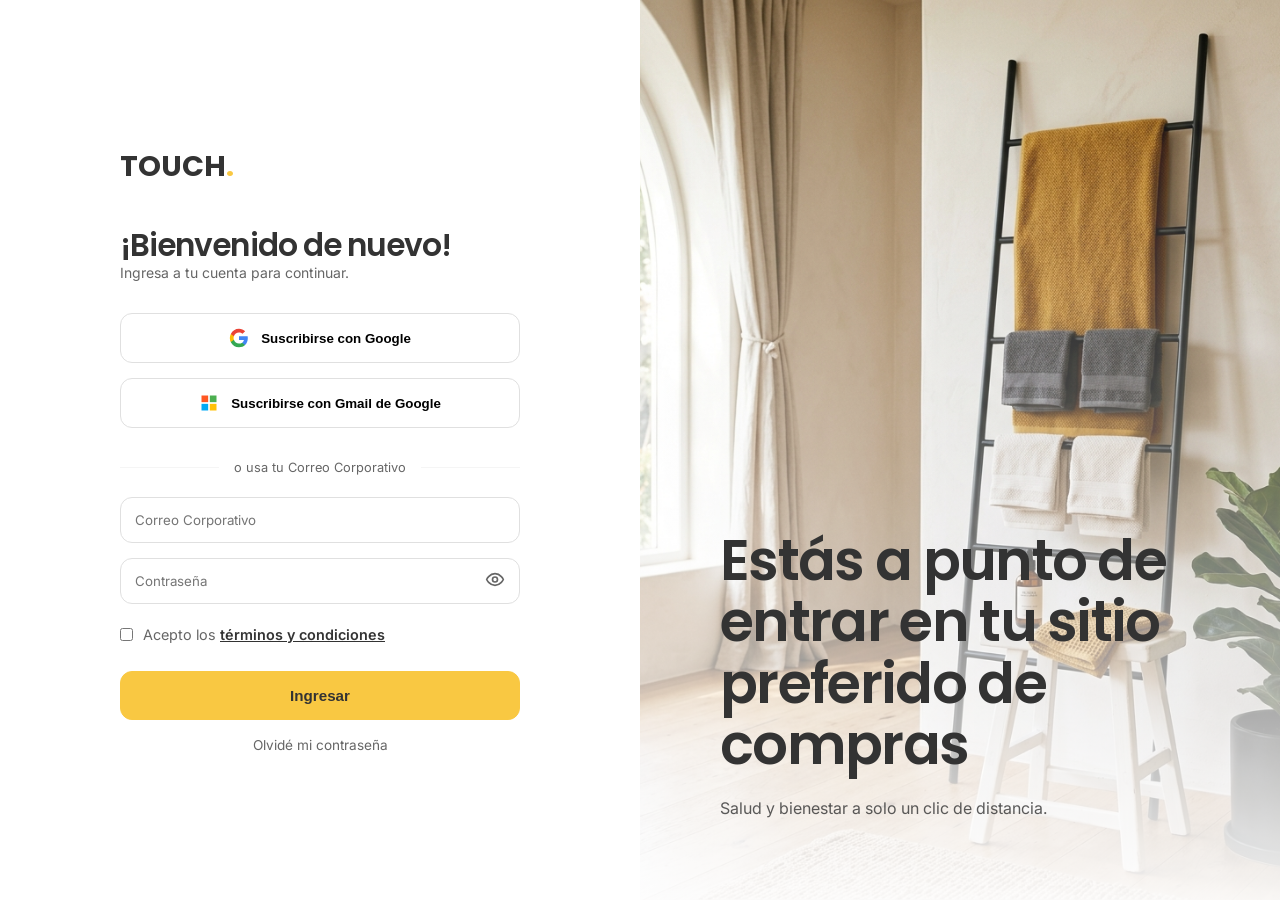
<file: index.html>
<!DOCTYPE html>
<html lang="es">

<head>
    <meta charset="UTF-8">
    <meta name="viewport" content="width=device-width, initial-scale=1.0">
    <title>iSAGI Shop and bulk</title>
    <meta name="description" content="Shop and bulk">
    <link rel="stylesheet" href="styles.css">
</head>

<body>
    <!-- Top Offer Banner -->
    <a href="#campaignFilters" style="text-decoration: none; display: block;">
        <div class="offer-banner">
            <div class="offer-banner-content">
                <div class="offer-banner-left">
                    <span class="offer-banner-title">Día de la Madre</span>
                    <span class="offer-banner-desc">¡Hasta 50% de descuento! El regalo perfecto para ella.</span>
                </div>
                <button class="offer-banner-btn">VER PRODUCTOS</button>
            </div>
        </div>
    </a>

    <!-- Dynamic Header -->
    <div id="mainHeader"></div>

    <!-- Cart Drawer -->
    <div class="cart-overlay" id="cartOverlay"></div>
    <div class="filter-overlay" id="filterOverlay"></div>
    <div class="cart-drawer" id="cartDrawer">
        <div class="cart-header">
            <h3>Tu Carrito</h3>
            <button class="icon-button" id="closeCart" data-tooltip="Cerrar carrito">
                <svg xmlns="http://www.w3.org/2000/svg" width="24" height="24" viewBox="0 0 24 24" fill="none"
                    stroke="currentColor" stroke-width="2" stroke-linecap="round" stroke-linejoin="round">
                    <line x1="18" y1="6" x2="6" y2="18" />
                    <line x1="6" y1="6" x2="18" y2="18" />
                </svg>
            </button>
        </div>

        <div class="cart-body" id="cartBody">
            <!-- Dynamic Cart Content -->
        </div>

        <div class="cart-footer">
            <div class="cart-row">
                <span>Subtotal:</span>
                <span id="cartSubtotalText">S/ 0.00</span>
            </div>
            <div class="cart-row" id="cartDiscountRow" style="display: none; font-weight: 600;">
                <span>Descuento:</span>
                <span id="cartDiscountText" style="color: var(--heart-red);">-S/ 0.00</span>
            </div>
            <div class="cart-row">
                <span>IGV (18%):</span>
                <span id="cartTaxText">S/ 0.00</span>
            </div>
            <div class="cart-total">
                <span>Total:</span>
                <span id="cartTotalText">S/ 0.00</span>
            </div>
            <div class="cart-footer-actions">
                <a href="checkout.html" id="checkoutBtn" class="add-btn btn-primary"
                    style="text-decoration: none;" data-tooltip="Finalizar compra">Finalizar compra</a>
                <button id="clearCartBtn" class="clear-cart-btn-icon" data-tooltip="Vaciar carrito">
                    <svg xmlns="http://www.w3.org/2000/svg" width="20" height="20" viewBox="0 0 24 24" fill="none" stroke="currentColor" stroke-width="2" stroke-linecap="round" stroke-linejoin="round"><path d="M3 6h18M19 6v14c0 1-1 2-2 2H7c-1 0-2-1-2-2V6M8 6V4c0-1 1-2 2-2h4c1 0 2 1 2 2v2M10 11v6M14 11v6"/></svg>
                </button>
            </div>
        </div>
    </div>

    <div class="container">
        <main>
            <!-- Sidebar -->
            <aside class="sidebar" id="sidebar">
                <div class="sidebar-mobile-header" style="display: none; justify-content: space-between; align-items: center; margin-bottom: 20px; border-bottom: 1px solid var(--medium-gray); padding-bottom: 15px;">
                    <h4 style="margin: 0;">Filtros</h4>
                    <button class="icon-button" id="closeSidebar">
                        <svg xmlns="http://www.w3.org/2000/svg" width="24" height="24" viewBox="0 0 24 24" fill="none"
                            stroke="currentColor" stroke-width="2" stroke-linecap="round" stroke-linejoin="round">
                            <line x1="18" y1="6" x2="6" y2="18" />
                            <line x1="6" y1="6" x2="18" y2="18" />
                        </svg>
                    </button>
                </div>
                <div class="filter-section">
                    <h5>Ofertas</h5>
                    <ul class="filter-list" id="campaignFilters">
                        <!-- Dynamic Campaigns -->
                    </ul>
                </div>

                <div class="filter-section">
                    <h5>Líneas</h5>
                    <ul class="filter-list" id="categoryFilters">
                        <!-- Dynamic Líneas -->
                    </ul>
                </div>

                <div class="filter-section">
                    <h5>Fabricantes</h5>
                    <ul class="filter-list" id="labFilters">
                        <!-- Dynamic Fabricantes -->
                    </ul>
                </div>

                <div class="filter-section">
                    <h5>Colores</h5>
                    <ul class="filter-list" id="colorFilters">
                        <!-- Dynamic Colores -->
                    </ul>
                </div>

                <div class="filter-section">
                    <h5>Tamaños</h5>
                    <ul class="filter-list" id="sizeFilters">
                        <!-- Dynamic Tamaños -->
                    </ul>
                </div>

            </aside>

            <!-- Main Content -->
            <section class="store-content">
                <div id="campaignHeader" class="campaign-header-display" style="display: none;"></div>
                <div class="toolbar">
                    <h5 id="productCount">Mostrando 0 productos</h5>
                    <button class="filter-toggle-btn" id="filterToggleBtn" style="display: none; align-items: center; gap: 8px; background: var(--light-gray); border: 1px solid var(--medium-gray); padding: 8px 16px; border-radius: var(--radius-button); font-weight: 600; font-family: inherit; cursor: pointer; transition: var(--transition);">
                        <svg xmlns="http://www.w3.org/2000/svg" width="18" height="18" viewBox="0 0 24 24" fill="none" stroke="currentColor" stroke-width="2" stroke-linecap="round" stroke-linejoin="round"><polygon points="22 3 2 3 10 12.46 10 19 14 21 14 12.46 22 3"/></svg>
                        Filtrar
                    </button>
                    <div class="view-controls">
                        <button class="view-btn" data-view="cols-4" data-tooltip="4 Columnas">
                            <svg xmlns="http://www.w3.org/2000/svg" width="20" height="20" viewBox="0 0 24 24"
                                fill="none" stroke="currentColor" stroke-width="2" stroke-linecap="round"
                                stroke-linejoin="round">
                                <rect width="7" height="7" x="3" y="3" rx="1" />
                                <rect width="7" height="7" x="14" y="3" rx="1" />
                                <rect width="7" height="7" x="14" y="14" rx="1" />
                                <rect width="7" height="7" x="3" y="14" rx="1" />
                            </svg>
                        </button>
                        <button class="view-btn active" data-view="cols-3" data-tooltip="3 Columnas">
                            <svg xmlns="http://www.w3.org/2000/svg" width="20" height="20" viewBox="0 0 24 24"
                                fill="none" stroke="currentColor" stroke-width="2" stroke-linecap="round"
                                stroke-linejoin="round">
                                <path d="M3 3h7v18H3zM14 3h7v7h-7zM14 14h7v7h-7z" />
                            </svg>
                        </button>
                        <button class="view-btn" data-view="list" data-tooltip="Lista">
                            <svg xmlns="http://www.w3.org/2000/svg" width="20" height="20" viewBox="0 0 24 24"
                                fill="none" stroke="currentColor" stroke-width="2" stroke-linecap="round"
                                stroke-linejoin="round">
                                <line x1="3" x2="21" y1="6" y2="6" />
                                <line x1="3" x2="21" y1="12" y2="12" />
                                <line x1="3" x2="21" y1="18" y2="18" />
                            </svg>
                        </button>
                    </div>
                </div>

                <div class="product-grid cols-3" id="productGrid">
                    <!-- Products rendered here -->
                </div>
            </section>
        </main>
    </div>

    <!-- Confirmation Modal -->
    <div id="confirmModal" class="modal-overlay">
        <div class="modal-content">
            <div class="modal-title">¿Vaciar carrito?</div>
            <div class="modal-text">Se eliminarán todos los productos de tu lista. Esta acción no se puede deshacer.</div>
            <div class="modal-actions">
                <button id="cancelModalBtn" class="modal-btn btn-cancel">Cancelar</button>
                <button id="confirmModalBtn" class="modal-btn btn-confirm">Aceptar</button>
            </div>
        </div>
    </div>

    <script type="module" src="app.js"></script>
</body>

</html>
</file>
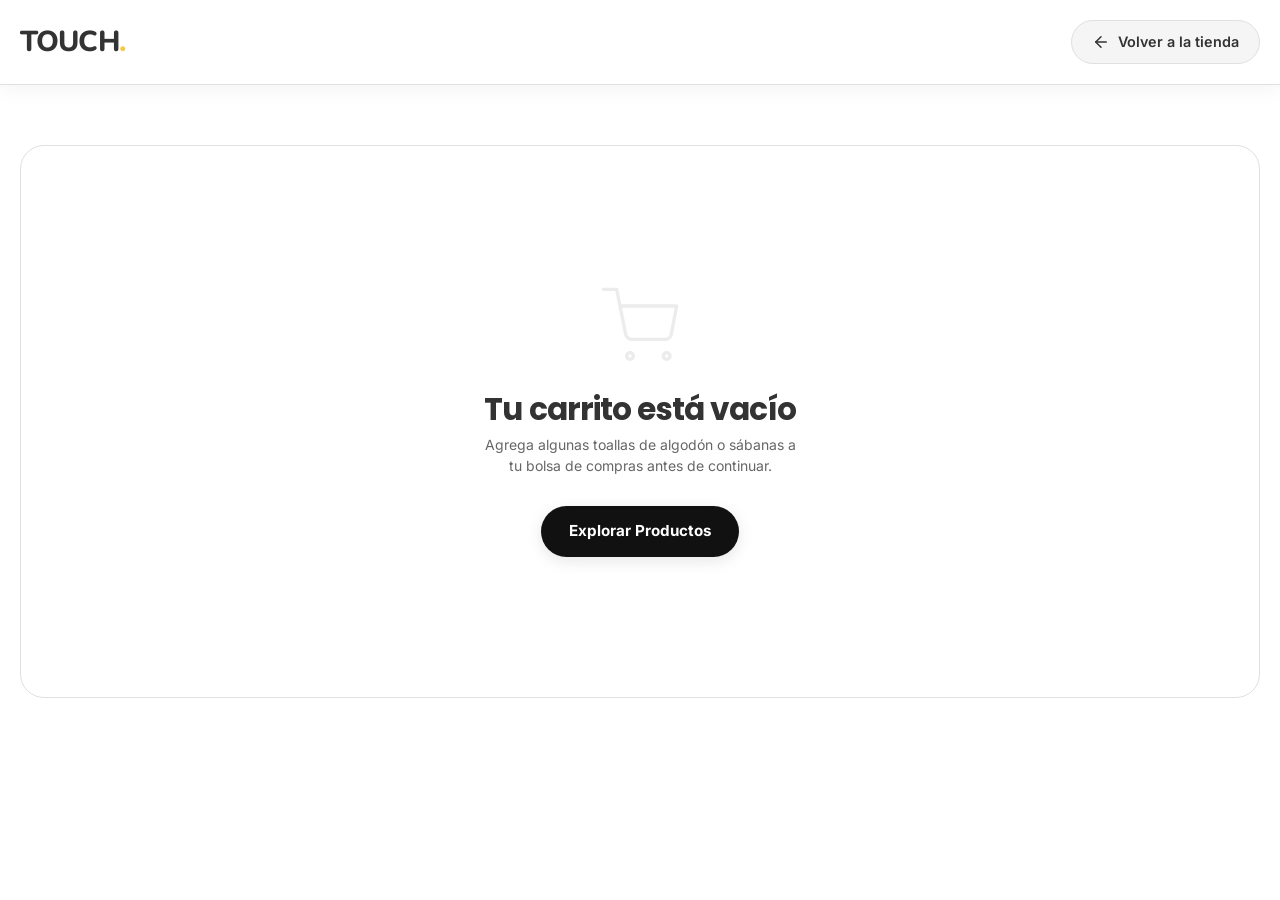
<file: checkout.html>
<!DOCTYPE html>
<html lang="es">
<head>
    <meta charset="UTF-8">
    <meta name="viewport" content="width=device-width, initial-scale=1.0">
    <title>Finalizar Compra - TOUCH</title>
    <link rel="stylesheet" href="styles.css">
    <style>
        :root {
            --primary-rgb: 249, 200, 66;
            --accent-green: #2ecc71;
            --danger-red: #e74c3c;
        }

        body {
            background-color: var(--white);
        }

        .checkout-layout {
            display: grid;
            grid-template-columns: 1fr 480px;
            gap: 40px;
            padding: 50px 0;
            align-items: start;
        }

        .checkout-main-column {
            display: flex;
            flex-direction: column;
            gap: 25px;
        }

        /* Step Progress Header */
        .step-progress-wrapper {
            background: var(--white);
            border-radius: var(--radius-card);
            border: 1px solid var(--medium-gray);
            padding: 18px 36px;
            margin-bottom: 0;
            display: flex;
            align-items: center;
            justify-content: center;
            box-shadow: 0 4px 12px rgba(0,0,0,0.02);
            flex-shrink: 0;
        }

        .btn-back-store {
            display: flex;
            align-items: center;
            gap: 8px;
            background: var(--light-gray);
            border: 1px solid var(--medium-gray);
            padding: 10px 20px;
            border-radius: var(--radius-full);
            font-weight: 600;
            color: var(--primary-text);
            text-decoration: none;
            cursor: pointer;
            transition: var(--transition);
            font-size: 0.9rem;
        }

        .btn-back-store:hover {
            background: var(--medium-gray);
            transform: translateX(-3px);
        }

        .steps-indicator {
            display: flex;
            align-items: center;
            gap: 15px;
            flex-grow: 1;
            justify-content: center;
        }

        .step-node {
            display: flex;
            align-items: center;
            gap: 12px;
            font-size: 0.92rem;
            font-weight: 600;
            color: var(--secondary-text);
            position: relative;
            transition: var(--transition);
        }

        .step-node .circle {
            width: 32px;
            height: 32px;
            border-radius: 50%;
            border: 2px solid var(--medium-gray);
            display: flex;
            align-items: center;
            justify-content: center;
            font-weight: 700;
            font-size: 0.85rem;
            background: var(--white);
            color: var(--secondary-text);
            transition: var(--transition);
        }

        .step-node.active {
            color: var(--primary-text);
            font-weight: 700;
            gap: 18px;
        }

        .step-node.active .circle {
            border-color: var(--primary);
            background: var(--primary);
            color: var(--primary-text);
            box-shadow: 0 0 0 6px rgba(249, 200, 66, 0.25);
        }

        .step-node.completed {
            color: var(--accent-green);
        }

        .step-node.completed .circle {
            border-color: var(--accent-green);
            background: var(--accent-green);
            color: transparent;
            position: relative;
        }

        .step-node.completed .circle::after {
            content: '✓';
            color: var(--white);
            position: absolute;
            font-size: 1rem;
            font-weight: 900;
            display: flex;
            align-items: center;
            justify-content: center;
            top: 0;
            left: 0;
            width: 100%;
            height: 100%;
        }

        .step-line {
            width: 50px;
            height: 2px;
            background: var(--medium-gray);
            transition: var(--transition);
        }

        .step-line.completed {
            background: var(--accent-green);
        }

        /* Main Steps Container — height follows content; equal padding all sides */
        .steps-card-container {
            background: var(--white);
            border-radius: var(--radius-card);
            border: 1px solid var(--medium-gray);
            padding: 40px;
            box-shadow: 0 4px 20px rgba(0,0,0,0.02);
            min-height: 0;
            height: auto;
            display: block;
            position: relative;
            overflow: visible;
            flex-grow: 0;
            flex-shrink: 0;
        }

        .checkout-step-panel {
            display: none;
            animation: slideInStep 0.4s cubic-bezier(0.4, 0, 0.2, 1) forwards;
        }

        .checkout-step-panel.active {
            display: block;
        }

        @keyframes slideInStep {
            from {
                opacity: 0;
                transform: translateY(15px);
            }
            to {
                opacity: 1;
                transform: translateY(0);
            }
        }

        .step-title {
            font-family: 'Poppins', sans-serif;
            font-weight: 700;
            font-size: 1.6rem;
            margin-bottom: 8px;
            color: var(--primary-text);
        }

        .step-subtitle {
            font-size: 0.95rem;
            color: var(--secondary-text);
            margin-bottom: 30px;
        }

        /* Card Selectors & Custom Choices */
        .choice-group {
            display: grid;
            grid-template-columns: 1fr;
            gap: 24px;
            margin-bottom: 25px;
        }

        .choice-card {
            border: 2px solid var(--medium-gray);
            border-radius: 16px;
            padding: 20px;
            cursor: pointer;
            display: flex;
            align-items: center;
            justify-content: space-between;
            transition: var(--transition);
            background: var(--white);
            position: relative;
        }

        .choice-card:hover {
            border-color: var(--primary);
            background: #fffdf5;
        }

        .choice-card.selected {
            border-color: var(--primary);
            background: #fffbf0;
            box-shadow: 0 4px 15px rgba(var(--primary-rgb), 0.08);
        }

        .choice-info {
            display: flex;
            align-items: center;
            gap: 16px;
            flex: 1;
        }

        .choice-icon {
            width: 44px;
            height: 44px;
            border-radius: 50%;
            background: var(--light-gray);
            display: flex;
            align-items: center;
            justify-content: center;
            color: var(--primary-text);
            font-weight: bold;
            transition: var(--transition);
        }

        .icon-courier-regular {
            background: #fffdf5 !important;
            color: #d89f0e !important;
            border: 1.5px solid #ffe89e;
        }

        .choice-card.selected .icon-courier-regular {
            background: var(--primary) !important;
            color: var(--primary-text) !important;
            border-color: var(--primary) !important;
        }

        .icon-courier-express {
            background: #fff5f5 !important;
            color: var(--danger-red) !important;
            border: 1.5px solid #ffd1d1;
        }

        .choice-card.selected .icon-courier-express {
            background: var(--danger-red) !important;
            color: var(--white) !important;
            border-color: var(--danger-red) !important;
        }

        .icon-courier-eco {
            background: #f0fdf4 !important;
            color: #16a34a !important;
            border: 1.5px solid #bbf7d0;
        }

        .choice-card.selected .icon-courier-eco {
            background: #16a34a !important;
            color: var(--white) !important;
            border-color: #16a34a !important;
        }

        .choice-card.selected .choice-icon {
            background: var(--primary);
        }

        .choice-text h5 {
            font-weight: 600;
            font-size: 0.95rem;
            margin: 0 0 4px 0;
            color: var(--primary-text);
        }

        .choice-text p {
            font-size: 0.82rem;
            color: var(--secondary-text);
            margin: 0;
        }

        .badge-recommended {
            background: #f4faee;
            color: #6ca30f;
            font-size: 0.72rem;
            padding: 3px 10px;
            border-radius: var(--radius-full);
            font-weight: 700;
            margin-left: 8px;
            display: inline-block;
            vertical-align: middle;
        }

        .choice-radio {
            width: 20px;
            height: 20px;
            border-radius: 50%;
            border: 2px solid var(--medium-gray);
            display: flex;
            align-items: center;
            justify-content: center;
            transition: var(--transition);
        }

        .choice-card.selected .choice-radio {
            border-color: var(--primary);
            background: var(--primary);
        }

        .choice-card.selected .choice-radio::after {
            content: '';
            width: 8px;
            height: 8px;
            border-radius: 50%;
            background: var(--white);
        }

        /* Form Inputs Styling */
        .form-row {
            display: grid;
            grid-template-columns: 1fr 1fr;
            gap: 20px;
            margin-bottom: 20px;
        }

        .form-field {
            display: flex;
            flex-direction: column;
            gap: 8px;
            margin-bottom: 20px;
            width: 100%;
        }

        .form-field label {
            font-size: 0.85rem;
            font-weight: 600;
            color: var(--primary-text);
        }

        .form-field input, .form-field select {
            width: 100%;
            padding: 12px 16px;
            border-radius: var(--radius-button);
            border: 1px solid var(--medium-gray);
            outline: none;
            font-family: 'Inter', sans-serif;
            font-size: 0.9rem;
            transition: var(--transition);
            background: var(--white);
        }

        .form-field input:focus, .form-field select:focus {
            border-color: var(--primary);
            box-shadow: 0 0 0 4px rgba(var(--primary-rgb), 0.15);
        }

        .input-error-msg {
            color: var(--danger-red);
            font-size: 0.75rem;
            margin-top: 4px;
            display: none;
        }

        /* Navigation Buttons */
        .step-footer-actions {
            border-top: 1px solid var(--medium-gray);
            padding-top: 25px;
            margin-top: 30px;
            display: flex;
            justify-content: space-between;
            align-items: center;
            gap: 15px;
        }

        .btn-step-next {
            background: #111;
            color: var(--white);
            border: none;
            padding: 14px 28px;
            border-radius: var(--radius-full);
            font-weight: 700;
            font-family: inherit;
            font-size: 0.95rem;
            cursor: pointer;
            transition: var(--transition);
            display: flex;
            align-items: center;
            gap: 10px;
            box-shadow: 0 4px 15px rgba(0,0,0,0.1);
        }

        .btn-step-next:hover {
            background: #2a2a2a;
            transform: translateY(-2px);
        }

        .btn-step-prev {
            background: var(--light-gray);
            color: var(--primary-text);
            border: 1px solid var(--medium-gray);
            padding: 14px 28px;
            border-radius: var(--radius-full);
            font-weight: 600;
            font-family: inherit;
            font-size: 0.95rem;
            cursor: pointer;
            transition: var(--transition);
        }

        .btn-step-prev:hover {
            background: var(--medium-gray);
        }

        /* Delivery & Payment Options Tabs */
        .option-tabs-container {
            display: flex;
            background: var(--light-gray);
            border-radius: 12px;
            padding: 4px;
            margin-bottom: 25px;
        }

        .option-tab {
            flex: 1;
            padding: 10px;
            border: none;
            background: none;
            border-radius: 8px;
            font-weight: 600;
            font-family: inherit;
            cursor: pointer;
            transition: var(--transition);
            text-align: center;
            font-size: 0.9rem;
            color: var(--secondary-text);
        }

        .option-tab.active {
            background: var(--white);
            color: var(--primary-text);
            box-shadow: 0 2px 8px rgba(0,0,0,0.06);
        }

        /* Interactive Credit Card Widget */
        .card-preview-area {
            perspective: 1000px;
            margin-bottom: 30px;
            display: flex;
            justify-content: center;
        }

        .credit-card-mockup {
            width: 340px;
            height: 200px;
            border-radius: 16px;
            position: relative;
            transform-style: preserve-3d;
            transition: transform 0.6s cubic-bezier(0.175, 0.885, 0.32, 1.275);
            box-shadow: 0 15px 35px rgba(0, 0, 0, 0.15);
            color: white;
            font-family: monospace;
        }

        .credit-card-mockup.flipped {
            transform: rotateY(180deg);
        }

        .card-face {
            position: absolute;
            width: 100%;
            height: 100%;
            backface-visibility: hidden;
            border-radius: 16px;
            padding: 24px;
            display: flex;
            flex-direction: column;
            justify-content: space-between;
        }

        .card-face-front {
            background: linear-gradient(135deg, #1e293b 0%, #0f172a 100%);
        }

        .card-face-back {
            background: linear-gradient(135deg, #0f172a 0%, #1e293b 100%);
            transform: rotateY(180deg);
            padding: 20px 0;
            justify-content: flex-start;
            gap: 20px;
        }

        .card-chip {
            width: 40px;
            height: 30px;
            border-radius: 6px;
            background: linear-gradient(135deg, #ffd700 0%, #cca300 100%);
            box-shadow: inset 0 1px 2px rgba(255,255,255,0.4);
        }

        .card-brand-logo {
            font-size: 1.3rem;
            font-weight: 800;
            font-style: italic;
            text-align: right;
            text-shadow: 0 1px 2px rgba(0,0,0,0.3);
        }

        .card-number-display {
            font-size: 1.2rem;
            letter-spacing: 2px;
            margin: 15px 0;
            word-spacing: 4px;
            text-shadow: 0 1px 2px rgba(0,0,0,0.5);
        }

        .card-details-row {
            display: flex;
            justify-content: space-between;
            font-size: 0.75rem;
            text-transform: uppercase;
        }

        .card-label {
            color: #94a3b8;
            font-size: 0.6rem;
            margin-bottom: 2px;
        }

        .card-val {
            letter-spacing: 1px;
        }

        .card-black-stripe {
            height: 40px;
            background: #000;
            width: 100%;
        }

        .card-signature-stripe {
            background: #f1f5f9;
            height: 35px;
            width: 80%;
            margin-left: 24px;
            display: flex;
            align-items: center;
            justify-content: flex-end;
            padding-right: 10px;
            color: #334155;
            font-style: italic;
            font-weight: bold;
        }

        /* Yape Plin QR Info */
        .qr-payment-info {
            border: 1px solid var(--medium-gray);
            border-radius: var(--radius-button);
            padding: 24px;
            text-align: center;
            background: #fafbfc;
            margin-top: 10px;
            display: flex;
            flex-direction: column;
            align-items: center;
            gap: 15px;
        }

        .qr-code-svg-mock {
            width: 150px;
            height: 150px;
            background: var(--white);
            padding: 10px;
            border: 1px solid var(--medium-gray);
            border-radius: 8px;
            box-shadow: 0 4px 10px rgba(0,0,0,0.02);
            position: relative;
        }

        /* Right column matches left column height via JS sync */
        .checkout-summary-column {
            display: flex;
            flex-direction: column;
            align-self: start;
            width: 100%;
        }

        /* Side Summary — fixed chrome; product list fills leftover space and scrolls */
        .checkout-summary-sidebar {
            background: var(--white);
            border: 1px solid var(--medium-gray);
            border-radius: var(--radius-card);
            padding: 20px;
            box-shadow: 0 4px 20px rgba(0,0,0,0.02);
            width: 100%;
            height: auto;
            min-height: 0;
            display: flex;
            flex-direction: column;
            position: relative;
            top: auto;
            overflow: hidden;
            box-sizing: border-box;
        }

        .sidebar-title {
            font-family: 'Poppins', sans-serif;
            font-weight: 700;
            font-size: 1.25rem;
            margin-bottom: 20px;
            border-bottom: 1px solid var(--medium-gray);
            padding-bottom: 12px;
            display: flex;
            justify-content: space-between;
            align-items: center;
            flex-shrink: 0;
        }

        .cart-items-scroller {
            flex: 1 1 auto;
            flex-shrink: 1;
            min-height: 0;
            overflow-y: auto;
            overflow-x: hidden;
            margin-bottom: 20px;
            padding-right: 5px;
            /* Always reserve scrollbar gutter so fading never shifts content */
            scrollbar-gutter: stable;
            scrollbar-width: thin;
            scrollbar-color: transparent transparent;
            transition: scrollbar-color 0.55s ease;
        }

        .cart-items-scroller.is-scroll-active,
        .cart-items-scroller:hover,
        .cart-items-scroller:focus-within {
            scrollbar-color: rgba(160, 160, 160, 0.55) transparent;
        }

        .cart-items-scroller::-webkit-scrollbar {
            width: 4px;
        }

        .cart-items-scroller::-webkit-scrollbar-track {
            background: transparent;
        }

        .cart-items-scroller::-webkit-scrollbar-thumb {
            background-color: transparent;
            border-radius: 10px;
            transition: background-color 0.55s ease;
        }

        .cart-items-scroller.is-scroll-active::-webkit-scrollbar-thumb,
        .cart-items-scroller:hover::-webkit-scrollbar-thumb,
        .cart-items-scroller:focus-within::-webkit-scrollbar-thumb {
            background-color: rgba(160, 160, 160, 0.55);
        }

        .cart-items-scroller.is-scroll-active::-webkit-scrollbar-thumb:hover,
        .cart-items-scroller:hover::-webkit-scrollbar-thumb:hover {
            background-color: rgba(120, 120, 120, 0.75);
        }

        .summary-row {
            display: flex;
            justify-content: space-between;
            align-items: center;
            margin-bottom: 12px;
        }

        .summary-row .label-small,
        .summary-row span {
            font-size: 0.76rem !important;
        }

        .sidebar-item {
            display: flex;
            gap: 15px;
            align-items: center;
            padding: 12px 0;
            border-bottom: 1px solid var(--light-gray);
            animation: itemFade 0.3s ease;
        }

        @keyframes itemFade {
            from { opacity: 0; transform: scale(0.95); }
            to { opacity: 1; transform: scale(1); }
        }

        .sidebar-item img {
            width: 60px;
            height: 60px;
            border-radius: var(--radius-button);
            object-fit: cover;
            background: var(--light-gray);
        }

        .sidebar-item-info {
            flex-grow: 1;
        }

        .sidebar-item-info h6 {
            font-size: 0.85rem;
            font-weight: 600;
            margin-bottom: 2px;
            color: var(--primary-text);
            line-height: 1.3;
        }

        .sidebar-item-info p {
            font-size: 0.75rem;
            color: var(--secondary-text);
            margin: 0;
        }

        /* Qty controls in Checkout Sidebar */
        .sidebar-qty-controls {
            display: flex;
            align-items: center;
            border: 1px solid var(--medium-gray);
            border-radius: 8px;
            overflow: hidden;
            width: fit-content;
            margin-top: 6px;
        }

        .sidebar-qty-btn {
            background: var(--light-gray);
            border: none;
            width: 26px;
            height: 24px;
            font-size: 0.85rem;
            font-weight: bold;
            cursor: pointer;
            transition: var(--transition);
        }

        .sidebar-qty-btn:hover {
            background: var(--medium-gray);
        }

        .sidebar-qty-val {
            width: 28px;
            text-align: center;
            font-size: 0.8rem;
            font-weight: 600;
        }

        .sidebar-item-right {
            text-align: right;
            display: flex;
            flex-direction: column;
            align-items: flex-end;
            justify-content: space-between;
            gap: 12px;
        }

        .sidebar-item-price {
            font-weight: 700;
            font-size: 0.88rem;
            color: var(--primary-text);
            white-space: nowrap;
        }

        .btn-delete-item {
            background: none;
            border: none;
            cursor: pointer;
            color: var(--secondary-text);
            transition: var(--transition);
            padding: 2px;
            display: flex;
            align-items: center;
        }

        .btn-delete-item:hover {
            color: var(--danger-red);
        }

        /* Coupon Code input styling */
        .coupon-code-wrapper {
            margin-top: 0;
            margin-bottom: 20px;
            flex-shrink: 0;
        }

        .checkout-summary-totals {
            flex-shrink: 0;
            border-top: 1px solid var(--medium-gray);
            padding-top: 15px;
        }

        .coupon-input-group {
            display: flex;
            gap: 10px;
        }

        .coupon-input-group input {
            flex-grow: 1;
            padding: 10px 14px;
            border: 1px solid var(--medium-gray);
            border-radius: var(--radius-button);
            font-family: inherit;
            font-size: 0.85rem;
            outline: none;
        }

        .coupon-input-group input:focus {
            border-color: var(--primary);
        }

        .btn-apply-coupon {
            background: var(--primary-text);
            color: var(--white);
            border: none;
            padding: 0 20px;
            border-radius: var(--radius-full);
            font-weight: 600;
            font-size: 0.85rem;
            cursor: pointer;
            transition: var(--transition);
        }

        .btn-apply-coupon:hover {
            background: #222;
        }

        .coupon-tag-active {
            background: #eefdf4;
            border: 1px dashed var(--accent-green);
            color: var(--accent-green);
            padding: 8px 12px;
            border-radius: 8px;
            margin-top: 10px;
            display: flex;
            align-items: center;
            justify-content: space-between;
            font-size: 0.8rem;
            font-weight: 600;
        }

        .coupon-tag-active button {
            background: none;
            border: none;
            color: var(--danger-red);
            font-weight: bold;
            cursor: pointer;
            font-size: 0.9rem;
        }

        /* Order Review and Confirmation checkbox */
        .review-agreement-box {
            display: flex;
            gap: 10px;
            align-items: flex-start;
            margin-top: 15px;
            background: #fbfbfb;
            border: 1px solid var(--medium-gray);
            border-radius: 12px;
            padding: 15px;
        }

        .review-agreement-box input {
            margin-top: 3px;
            width: 18px;
            height: 18px;
            accent-color: var(--primary);
        }

        .review-agreement-box label {
            font-size: 0.8rem;
            color: var(--secondary-text);
            line-height: 1.4;
        }

        /* Review summaries */
        .review-summary-block {
            background: #fafbfc;
            border: 1px solid var(--medium-gray);
            border-radius: 12px;
            padding: 20px;
            margin-bottom: 15px;
        }

        .review-row {
            display: flex;
            justify-content: space-between;
            padding: 8px 0;
            border-bottom: 1px solid var(--light-gray);
            font-size: 0.85rem;
        }

        .review-row:last-child {
            border-bottom: none;
        }

        .review-row .label {
            font-weight: 600;
            color: var(--secondary-text);
        }

        .review-row .value {
            font-weight: 600;
            color: var(--primary-text);
            text-align: right;
            max-width: 250px;
        }

        /* Confetti Overlay */
        #confettiCanvas {
            position: fixed;
            top: 0;
            left: 0;
            width: 100vw;
            height: 100vh;
            pointer-events: none;
            z-index: 9999;
            display: none;
        }

        /* Overlay for Order processing success modal */
        .success-overlay {
            position: fixed;
            top: 0;
            left: 0;
            width: 100%;
            height: 100%;
            background: rgba(0, 0, 0, 0.4);
            backdrop-filter: blur(8px);
            z-index: 9998;
            display: none;
            align-items: center;
            justify-content: center;
            animation: overlayFadeIn 0.3s ease;
        }

        .success-modal {
            background: var(--white);
            border-radius: var(--radius-card);
            padding: 40px;
            text-align: center;
            max-width: 480px;
            width: 90%;
            box-shadow: 0 20px 50px rgba(0,0,0,0.15);
            animation: modalScaleUp 0.4s cubic-bezier(0.175, 0.885, 0.32, 1.275);
        }

        @keyframes overlayFadeIn {
            from { opacity: 0; }
            to { opacity: 1; }
        }

        @keyframes modalScaleUp {
            from { transform: scale(0.85); opacity: 0; }
            to { transform: scale(1); opacity: 1; }
        }

        .success-checkmark-circle {
            width: 72px;
            height: 72px;
            border-radius: 50%;
            background: #eefdf4;
            color: var(--accent-green);
            display: flex;
            align-items: center;
            justify-content: center;
            margin: 0 auto 20px auto;
        }

        /* Empty State */
        .checkout-empty-state {
            text-align: center;
            padding: 60px 20px;
        }
        
        .checkout-empty-state svg {
            color: var(--medium-gray);
            margin-bottom: 20px;
            opacity: 0.6;
        }
    </style>
</head>
<body>
    <header>
        <div class="container header-content">
            <a href="index.html" class="logo">TOUCH<span>.</span></a>
            <a href="index.html" class="btn-back-store">
                <svg xmlns="http://www.w3.org/2000/svg" width="18" height="18" viewBox="0 0 24 24" fill="none" stroke="currentColor" stroke-width="2" stroke-linecap="round" stroke-linejoin="round"><line x1="19" y1="12" x2="5" y2="12"/><polyline points="12 19 5 12 12 5"/></svg>
                Volver a la tienda
            </a>
        </div>
    </header>

    <div class="container">
        <div class="checkout-layout" id="checkoutLayout">
            <!-- Left Panel: Wizard steps -->
            <div class="checkout-main-column">
                <!-- Progress Header -->
                <div class="step-progress-wrapper">
                    <div class="steps-indicator">
                        <div class="step-node active" id="indicator-1">
                            <div class="circle">1</div>
                            <span>Cuenta</span>
                        </div>
                        <div class="step-line" id="line-1"></div>
                        <div class="step-node" id="indicator-2">
                            <div class="circle">2</div>
                            <span>Entrega</span>
                        </div>
                        <div class="step-line" id="line-2"></div>
                        <div class="step-node" id="indicator-3">
                            <div class="circle">3</div>
                            <span>Pago</span>
                        </div>
                        <div class="step-line" id="line-3"></div>
                        <div class="step-node" id="indicator-4">
                            <div class="circle">4</div>
                            <span>Revisión</span>
                        </div>
                    </div>
                </div>

                <!-- Wizard Step Content Card -->
                <div class="steps-card-container">
                    
                    <!-- STEP 1: ACCOUNT -->
                    <div class="checkout-step-panel active" id="step-panel-1">
                        <h3 class="step-title">¿Cómo prefieres finalizar tu compra?</h3>
                        <p class="step-subtitle">Elige el método más cómodo para procesar tu orden.</p>
                        
                        <div class="choice-group">
                            <div class="choice-card selected" id="choice-guest" onclick="selectAccountType('guest')">
                                <div class="choice-info">
                                    <div class="choice-icon">
                                        <svg xmlns="http://www.w3.org/2000/svg" width="20" height="20" viewBox="0 0 24 24" fill="none" stroke="currentColor" stroke-width="2" stroke-linecap="round" stroke-linejoin="round"><path d="M20 21v-2a4 4 0 0 0-4-4H8a4 4 0 0 0-4 4v2"/><circle cx="12" cy="7" r="4"/></svg>
                                    </div>
                                    <div class="choice-text">
                                        <h5>Continuar como Invitado <span class="badge-recommended">Recomendado</span></h5>
                                        <p>Finaliza la compra de forma rápida y crea tu cuenta después.</p>
                                    </div>
                                </div>
                                <div class="choice-radio"></div>
                            </div>

                            <div class="choice-card" id="choice-login" onclick="selectAccountType('login')">
                                <div class="choice-info">
                                    <div class="choice-icon">
                                        <svg xmlns="http://www.w3.org/2000/svg" width="20" height="20" viewBox="0 0 24 24" fill="none" stroke="currentColor" stroke-width="2" stroke-linecap="round" stroke-linejoin="round"><path d="M15 3h4a2 2 0 0 1 2 2v14a2 2 0 0 1-2 2h-4"/><polyline points="10 17 15 12 10 7"/><line x1="15" y1="12" x2="3" y2="12"/></svg>
                                    </div>
                                    <div class="choice-text">
                                        <h5>Iniciar Sesión</h5>
                                        <p>Accede con tus credenciales y utiliza tus direcciones guardadas.</p>
                                    </div>
                                </div>
                                <div class="choice-radio"></div>
                            </div>

                            <div class="choice-card" id="choice-register" onclick="selectAccountType('register')">
                                <div class="choice-info">
                                    <div class="choice-icon">
                                        <svg xmlns="http://www.w3.org/2000/svg" width="20" height="20" viewBox="0 0 24 24" fill="none" stroke="currentColor" stroke-width="2" stroke-linecap="round" stroke-linejoin="round"><path d="M16 21v-2a4 4 0 0 0-4-4H6a4 4 0 0 0-4 4v2"/><circle cx="9" cy="7" r="4"/><line x1="19" y1="8" x2="19" y2="14"/><line x1="22" y1="11" x2="16" y2="11"/></svg>
                                    </div>
                                    <div class="choice-text">
                                        <h5>Registrar una Cuenta</h5>
                                        <p>Crea tu perfil ahora y acumula puntos en tu próxima compra de toallas.</p>
                                    </div>
                                </div>
                                <div class="choice-radio"></div>
                            </div>
                        </div>

                        <!-- Account Subforms -->
                        <div style="margin-bottom: 30px;">
                            <!-- Guest subform (default) -->
                            <div class="form-field" id="form-field-guest-email">
                                <label for="guestEmail">Dirección de correo electrónico</label>
                                <input type="email" id="guestEmail" placeholder="ejemplo@correo.com" oninput="validateEmailField(this)">
                                <span class="input-error-msg" id="error-guest-email">Por favor, ingresa un correo electrónico válido.</span>
                            </div>

                            <!-- Login subform -->
                            <div id="subform-login" style="display: none;">
                                <div class="form-field">
                                    <label for="loginEmail">Correo electrónico</label>
                                    <input type="email" id="loginEmail" placeholder="ejemplo@correo.com">
                                </div>
                                <div class="form-field" style="position: relative;">
                                    <label for="loginPassword">Contraseña</label>
                                    <input type="password" id="loginPassword" placeholder="••••••••">
                                    <button type="button" class="label-small" onclick="togglePasswordVisibility('loginPassword')" style="position: absolute; right: 15px; bottom: 12px; background: none; border: none; cursor: pointer; color: var(--secondary-text);">Mostrar</button>
                                </div>
                                <div style="text-align: right; margin-top: -10px; margin-bottom: 20px;">
                                    <a href="#" class="label-small" style="text-decoration: none; color: var(--primary-text); font-weight: 600;">¿Olvidaste tu contraseña?</a>
                                </div>
                            </div>

                            <!-- Register subform -->
                            <div id="subform-register" style="display: none;">
                                <div class="form-row">
                                    <div class="form-field">
                                        <label for="regName">Nombre completo</label>
                                        <input type="text" id="regName" placeholder="Juan Pérez">
                                    </div>
                                    <div class="form-field">
                                        <label for="regEmail">Correo electrónico</label>
                                        <input type="email" id="regEmail" placeholder="ejemplo@correo.com">
                                    </div>
                                </div>
                                <div class="form-field" style="position: relative;">
                                    <label for="regPassword">Crea una contraseña</label>
                                    <input type="password" id="regPassword" placeholder="Mínimo 8 caracteres">
                                    <button type="button" class="label-small" onclick="togglePasswordVisibility('regPassword')" style="position: absolute; right: 15px; bottom: 12px; background: none; border: none; cursor: pointer; color: var(--secondary-text);">Mostrar</button>
                                </div>
                            </div>
                        </div>

                        <div class="step-footer-actions">
                            <span class="label-small">Paso 1 de 4: Cuenta</span>
                            <button type="button" class="btn-step-next" id="btn-next-1" onclick="advanceStep(1)">
                                Continuar a Entrega
                                <svg xmlns="http://www.w3.org/2000/svg" width="18" height="18" viewBox="0 0 24 24" fill="none" stroke="currentColor" stroke-width="2" stroke-linecap="round" stroke-linejoin="round"><line x1="5" y1="12" x2="19" y2="12"/><polyline points="12 5 19 12 12 19"/></svg>
                            </button>
                        </div>
                    </div>

                    <!-- STEP 2: DELIVERY -->
                    <div class="checkout-step-panel" id="step-panel-2">
                        <h3 class="step-title">Detalles de Entrega</h3>
                        <p class="step-subtitle">Elige cómo deseas recibir tus toallas y productos textiles.</p>
                        
                        <div class="option-tabs-container">
                            <button type="button" class="option-tab active" id="tab-delivery" onclick="setDeliveryMethod('delivery')">Despacho a Domicilio</button>
                            <button type="button" class="option-tab" id="tab-pickup" onclick="setDeliveryMethod('pickup')">Recojo en Almacén / Tienda</button>
                        </div>

                        <!-- Home Delivery Fields -->
                        <div id="delivery-address-form">
                            <div class="form-row">
                                <div class="form-field">
                                    <label for="delRegion">Departamento / Ciudad</label>
                                    <select id="delRegion" onchange="calculateShippingOptions()">
                                        <option value="Lima Metropolitana">Lima Metropolitana</option>
                                        <option value="Callao">Callao</option>
                                        <option value="Lima Provincias">Lima Provincias</option>
                                        <option value="Arequipa">Arequipa</option>
                                        <option value="Trujillo">Trujillo</option>
                                        <option value="Cusco">Cusco</option>
                                        <option value="Otros">Otras Ciudades (Provincias)</option>
                                    </select>
                                </div>
                                <div class="form-field">
                                    <label for="delDistrict">Distrito</label>
                                    <input type="text" id="delDistrict" placeholder="ej. Miraflores">
                                </div>
                            </div>
                            <div class="form-field">
                                <label for="delAddress">Dirección de Envío</label>
                                <input type="text" id="delAddress" placeholder="Av. Los Pinos 456, Int. 302">
                            </div>
                            <div class="form-field">
                                <label for="delReference">Referencia del domicilio</label>
                                <input type="text" id="delReference" placeholder="Frente al parque principal, portón verde">
                            </div>

                            <h5 style="font-weight: 700; margin: 25px 0 15px 0; font-size: 1.05rem;">Couriers / Opciones de Envío</h5>
                            <div class="choice-group" id="shipping-courier-options">
                                <!-- Rendered dynamically based on destination -->
                            </div>
                        </div>

                        <!-- Store Pickup Fields -->
                        <div id="pickup-store-form" style="display: none;">
                            <div class="form-field">
                                <label for="pickupStore">Selecciona el punto de recojo</label>
                                <select id="pickupStore" onchange="calculateShippingOptions()">
                                    <option value="Almacén Central - San Jacinto, Lima">Almacén Central (San Jacinto, Ate Vitarte) - S/ 0.00 (Gratis)</option>
                                    <option value="Tienda Miraflores - Av. Larco 123">Tienda Miraflores (Av. Larco 123) - S/ 0.00 (Gratis)</option>
                                    <option value="Punto de entrega Surco - Av. Primavera 890">Punto de entrega Surco (Av. Primavera 890) - S/ 0.00 (Gratis)</option>
                                </select>
                            </div>
                            <div class="qr-payment-info" style="align-items: flex-start; text-align: left; margin-bottom: 25px;">
                                <div style="display: flex; gap: 12px; align-items: flex-start;">
                                    <svg xmlns="http://www.w3.org/2000/svg" width="24" height="24" viewBox="0 0 24 24" fill="none" stroke="var(--primary)" stroke-width="2" stroke-linecap="round" stroke-linejoin="round"><circle cx="12" cy="12" r="10"/><line x1="12" y1="16" x2="12" y2="12"/><line x1="12" y1="8" x2="12.01" y2="8"/></svg>
                                    <div>
                                        <h6 style="font-size: 0.9rem; font-weight: 700; margin: 0 0 4px 0; color: var(--primary-text);">Información para recojo:</h6>
                                        <p class="label-small" style="color: var(--secondary-text); font-size: 0.8rem; margin: 0;">Tu pedido estará listo en 2 horas laborables. Te enviaremos un correo de confirmación para que puedas acercarte a retirar tus artículos.</p>
                                    </div>
                                </div>
                            </div>
                        </div>

                        <div class="step-footer-actions">
                            <button type="button" class="btn-step-prev" onclick="goBackStep(1)">Atrás</button>
                            <button type="button" class="btn-step-next" id="btn-next-2" onclick="advanceStep(2)">
                                Continuar a Pago
                                <svg xmlns="http://www.w3.org/2000/svg" width="18" height="18" viewBox="0 0 24 24" fill="none" stroke="currentColor" stroke-width="2" stroke-linecap="round" stroke-linejoin="round"><line x1="5" y1="12" x2="19" y2="12"/><polyline points="12 5 19 12 12 19"/></svg>
                            </button>
                        </div>
                    </div>

                    <!-- STEP 3: PAYMENT -->
                    <div class="checkout-step-panel" id="step-panel-3">
                        <h3 class="step-title">Método de Pago</h3>
                        <p class="step-subtitle">Elige el método de pago que prefieras. La transmisión es 100% encriptada.</p>
                        
                        <div class="option-tabs-container" style="margin-bottom: 30px;">
                            <button type="button" class="option-tab active" id="tab-pay-card" onclick="setPaymentMethod('card')">Tarjeta de Crédito / Débito</button>
                            <button type="button" class="option-tab" id="tab-pay-transfer" onclick="setPaymentMethod('transfer')">Yape / Plin / Transferencia</button>
                            <button type="button" class="option-tab" id="tab-pay-delivery" onclick="setPaymentMethod('cod')">Contra Entrega</button>
                        </div>

                        <!-- Card payment option details -->
                        <div id="payment-card-form">
                            <!-- Card Mockup visual widget -->
                            <div class="card-preview-area">
                                <div class="credit-card-mockup" id="cardMockup">
                                    <!-- Front Face -->
                                    <div class="card-face card-face-front">
                                        <div style="display: flex; justify-content: space-between; align-items: center; width: 100%;">
                                            <div class="card-chip"></div>
                                            <div class="card-brand-logo" id="mockCardBrand">VISA</div>
                                        </div>
                                        <div class="card-number-display" id="mockCardNumber">•••• •••• •••• ••••</div>
                                        <div class="card-details-row">
                                            <div>
                                                <div class="card-label">Titular</div>
                                                <div class="card-val" id="mockCardHolder">NOMBRE DEL TITULAR</div>
                                            </div>
                                            <div>
                                                <div class="card-label">Expira</div>
                                                <div class="card-val" id="mockCardExpiry">MM/YY</div>
                                            </div>
                                        </div>
                                    </div>
                                    <!-- Back Face -->
                                    <div class="card-face card-face-back">
                                        <div class="card-black-stripe"></div>
                                        <div class="card-signature-stripe">
                                            <span id="mockCardCvv">•••</span>
                                        </div>
                                        <div style="padding: 0 24px; font-size: 0.5rem; text-align: justify; line-height: 1.2; color: #cbd5e1;">
                                            Esta tarjeta simulada representa un método de pago seguro para comprar toallas y sábanas premium de algodón San Jacinto.
                                        </div>
                                    </div>
                                </div>
                            </div>

                            <div class="form-field">
                                <label for="cardNum">Número de Tarjeta</label>
                                <div style="position: relative;">
                                    <input type="text" id="cardNum" placeholder="4111 2222 3333 4444" maxlength="19" oninput="formatCardNumber(this)" onfocus="flipCard(false)">
                                    <div style="position: absolute; right: 15px; top: 12px;" id="inputCardBrandLogo">
                                        <svg xmlns="http://www.w3.org/2000/svg" width="24" height="15" viewBox="0 0 24 15" fill="var(--secondary-text)"><rect width="24" height="15" rx="2"/></svg>
                                    </div>
                                </div>
                            </div>
                            <div class="form-field">
                                <label for="cardHolder">Nombre del Titular (como aparece en la tarjeta)</label>
                                <input type="text" id="cardHolder" placeholder="JUAN PEREZ" oninput="updateCardHolder(this)" onfocus="flipCard(false)">
                            </div>
                            <div class="form-row">
                                <div class="form-field">
                                    <label for="cardExpiry">Fecha de Expiración</label>
                                    <input type="text" id="cardExpiry" placeholder="MM/YY" maxlength="5" oninput="formatCardExpiry(this)" onfocus="flipCard(false)">
                                </div>
                                <div class="form-field">
                                    <label for="cardCvv">Código de Seguridad (CVV)</label>
                                    <input type="password" id="cardCvv" placeholder="123" maxlength="4" oninput="updateCardCvv(this)" onfocus="flipCard(true)" onblur="flipCard(false)">
                                </div>
                            </div>
                        </div>

                        <!-- Transfer / QR payment option details -->
                        <div id="payment-transfer-info" style="display: none;">
                            <p class="label-small" style="margin-bottom: 20px;">Escanea el código QR de Yape / Plin desde tu aplicación bancaria o realiza una transferencia interbancaria directa.</p>
                            
                            <div class="qr-payment-info">
                                <div class="qr-code-svg-mock">
                                    <svg viewBox="0 0 100 100" width="100%" height="100%">
                                        <rect width="100" height="100" fill="white"/>
                                        <rect x="5" y="5" width="25" height="25" fill="black"/>
                                        <rect x="8" y="8" width="19" height="19" fill="white"/>
                                        <rect x="12" y="12" width="11" height="11" fill="black"/>
                                        <rect x="70" y="5" width="25" height="25" fill="black"/>
                                        <rect x="73" y="8" width="19" height="19" fill="white"/>
                                        <rect x="77" y="12" width="11" height="11" fill="black"/>
                                        <rect x="5" y="70" width="25" height="25" fill="black"/>
                                        <rect x="8" y="73" width="19" height="19" fill="white"/>
                                        <rect x="12" y="77" width="11" height="11" fill="black"/>
                                        <rect x="35" y="5" width="6" height="6" fill="black"/>
                                        <rect x="45" y="10" width="6" height="6" fill="black"/>
                                        <rect x="55" y="5" width="6" height="6" fill="black"/>
                                        <rect x="35" y="20" width="12" height="6" fill="black"/>
                                        <rect x="50" y="20" width="6" height="12" fill="black"/>
                                        <rect x="5" y="35" width="6" height="12" fill="black"/>
                                        <rect x="20" y="40" width="12" height="6" fill="black"/>
                                        <rect x="15" y="50" width="6" height="6" fill="black"/>
                                        <rect x="35" y="35" width="30" height="30" fill="black"/>
                                        <rect x="40" y="40" width="20" height="20" fill="white"/>
                                        <rect x="48" y="48" width="4" height="4" fill="black"/>
                                        <rect x="75" y="35" width="12" height="6" fill="black"/>
                                        <rect x="85" y="45" width="6" height="12" fill="black"/>
                                        <rect x="70" y="55" width="6" height="6" fill="black"/>
                                        <rect x="35" y="75" width="6" height="12" fill="black"/>
                                        <rect x="45" y="70" width="12" height="6" fill="black"/>
                                        <rect x="55" y="80" width="6" height="15" fill="black"/>
                                        <rect x="75" y="75" width="15" height="15" fill="black"/>
                                        <rect x="80" y="80" width="5" height="5" fill="white"/>
                                    </svg>
                                </div>
                                <div>
                                    <div style="font-weight: 700; font-size: 1.1rem; color: #8e44ad; display: flex; align-items: center; justify-content: center; gap: 8px;">
                                        YAPE / PLIN: 987 654 321
                                    </div>
                                    <div class="label-small" style="margin-top: 4px;">Titular: San Jacinto Textiles S.A.</div>
                                    
                                    <button type="button" class="offer-banner-btn" style="margin-top: 15px; display: inline-flex; align-items: center; gap: 6px; padding: 8px 18px;" onclick="copyTransferNumber()">
                                        <svg xmlns="http://www.w3.org/2000/svg" width="14" height="14" viewBox="0 0 24 24" fill="none" stroke="currentColor" stroke-width="2.5" stroke-linecap="round" stroke-linejoin="round"><rect x="9" y="9" width="13" height="13" rx="2" ry="2"/><path d="M5 15H4a2 2 0 0 1-2-2V4a2 2 0 0 1 2-2h9a2 2 0 0 1 2 2v1"/></svg>
                                        <span id="copyBtnText">Copiar Número</span>
                                    </button>
                                </div>
                            </div>
                            <div class="review-agreement-box" style="margin-top: 20px; border-color: #dcdde1; background: #f8f9fa;">
                                <div style="display: flex; gap: 10px; align-items: flex-start;">
                                    <svg xmlns="http://www.w3.org/2000/svg" width="20" height="20" viewBox="0 0 24 24" fill="none" stroke="var(--primary)" stroke-width="2" stroke-linecap="round" stroke-linejoin="round"><circle cx="12" cy="12" r="10"/><line x1="12" y1="16" x2="12" y2="12"/><line x1="12" y1="8" x2="12.01" y2="8"/></svg>
                                    <p class="label-small" style="margin: 0; color: var(--secondary-text); font-size: 0.8rem;">Por favor, realiza el Yape/Plin y conserva el comprobante. Deberás subirlo o enviarlo a nuestro asesor cuando procesemos tu pedido.</p>
                                </div>
                            </div>
                        </div>

                        <!-- Contra Entrega info details -->
                        <div id="payment-cod-info" style="display: none;">
                            <div class="qr-payment-info" style="text-align: left; align-items: flex-start;">
                                <div style="display: flex; gap: 15px; align-items: flex-start;">
                                    <div class="choice-icon" style="background: #fff3cd; color: #856404; flex-shrink: 0;">
                                        <svg xmlns="http://www.w3.org/2000/svg" width="24" height="24" viewBox="0 0 24 24" fill="none" stroke="currentColor" stroke-width="2" stroke-linecap="round" stroke-linejoin="round"><line x1="12" y1="1" x2="12" y2="23"/><path d="M17 5H9.5a3.5 3.5 0 0 0 0 7h5a3.5 3.5 0 0 1 0 7H6"/></svg>
                                    </div>
                                    <div>
                                        <h6 style="font-weight: 700; font-size: 1rem; margin: 0 0 6px 0; color: var(--primary-text);">Pago Contra Entrega en Efectivo / Tarjeta</h6>
                                        <p class="label-small" style="color: var(--secondary-text); font-size: 0.82rem; line-height: 1.4; margin: 0;">Paga de forma segura al momento de recibir tu pedido. Nuestros repartidores cuentan con terminal POS para tarjetas Visa/Mastercard y también aceptan efectivo (se sugiere el monto exacto).</p>
                                    </div>
                                </div>
                            </div>
                        </div>

                        <div class="step-footer-actions">
                            <button type="button" class="btn-step-prev" onclick="goBackStep(2)">Atrás</button>
                            <button type="button" class="btn-step-next" id="btn-next-3" onclick="advanceStep(3)">
                                Continuar a Revisión
                                <svg xmlns="http://www.w3.org/2000/svg" width="18" height="18" viewBox="0 0 24 24" fill="none" stroke="currentColor" stroke-width="2" stroke-linecap="round" stroke-linejoin="round"><line x1="5" y1="12" x2="19" y2="12"/><polyline points="12 5 19 12 12 19"/></svg>
                            </button>
                        </div>
                    </div>

                    <!-- STEP 4: REVIEW -->
                    <div class="checkout-step-panel" id="step-panel-4">
                        <h3 class="step-title">Revisa tu Pedido</h3>
                        <p class="step-subtitle">Confirma que toda la información sea correcta antes de finalizar.</p>
                        
                        <div class="review-summary-block">
                            <div class="review-row">
                                <span class="label">Identificación:</span>
                                <span class="value" id="rev-account">Invitado (correo@val.com)</span>
                            </div>
                            <div class="review-row">
                                <span class="label">Método de entrega:</span>
                                <span class="value" id="rev-delivery">Despacho Regular</span>
                            </div>
                            <div class="review-row" id="rev-address-row">
                                <span class="label">Dirección de Envío:</span>
                                <span class="value" id="rev-address">Cargando...</span>
                            </div>
                            <div class="review-row">
                                <span class="label">Método de pago:</span>
                                <span class="value" id="rev-payment">Tarjeta de Crédito</span>
                            </div>
                        </div>

                        <div class="form-field" style="margin-top: 30px;">
                            <label for="revPhone">Número de Teléfono Celular (Requerido para coordinar entrega)</label>
                            <div style="display: flex; gap: 10px;">
                                <select id="phoneCode" style="width: 100px; flex-shrink: 0;">
                                    <option value="+51">+51 (PE)</option>
                                    <option value="+1">+1 (US)</option>
                                    <option value="+56">+56 (CL)</option>
                                    <option value="+57">+57 (CO)</option>
                                    <option value="+54">+54 (AR)</option>
                                </select>
                                <input type="tel" id="revPhone" placeholder="987 654 321" oninput="this.value = this.value.replace(/[^0-9]/g, '')">
                            </div>
                            <span class="input-error-msg" id="error-rev-phone">Por favor, ingresa un número de teléfono celular válido de 9 dígitos.</span>
                        </div>

                        <div class="review-agreement-box" style="margin-top: 25px;">
                            <input type="checkbox" id="agreeTerms" onchange="toggleOrderButton()">
                            <label for="agreeTerms">
                                Al marcar esta casilla, acepto los <strong>Términos y Condiciones</strong> de la tienda y autorizo el procesamiento de mis datos para la coordinación de la entrega de mis toallas.
                            </label>
                        </div>

                        <div class="step-footer-actions">
                            <button type="button" class="btn-step-prev" onclick="goBackStep(3)">Atrás</button>
                            <button type="button" class="btn-step-next" id="btnPlaceOrder" style="background: var(--primary); color: var(--primary-text); width: 230px; justify-content: center; opacity: 0.6; pointer-events: none;" onclick="submitOrder()">
                                <svg xmlns="http://www.w3.org/2000/svg" width="18" height="18" viewBox="0 0 24 24" fill="none" stroke="currentColor" stroke-width="2" stroke-linecap="round" stroke-linejoin="round"><circle cx="9" cy="21" r="1"/><circle cx="20" cy="21" r="1"/><path d="M1 1h4l2.68 13.39a2 2 0 0 0 2 1.61h9.72a2 2 0 0 0 2-1.61L23 6H6"/></svg>
                                Confirmar Pedido
                            </button>
                        </div>
                    </div>

                </div>
            </div>

            <!-- Right Panel: Sticky Summary Column -->
            <div class="checkout-summary-column">
                <div class="checkout-summary-sidebar">
                    <h4 class="sidebar-title">
                        Resumen del Pedido
                        <span class="label-small" style="font-weight: normal;" id="checkoutItemCount">0 items</span>
                    </h4>
                    
                    <!-- Scrollable list of items -->
                    <div class="cart-items-scroller" id="checkoutItemsList">
                        <!-- Dynamic items -->
                    </div>

                    <!-- Promo code -->
                    <div class="coupon-code-wrapper">
                        <label class="label-small" style="font-weight: 600; margin-bottom: 8px; display: block;">¿Tienes un código de promoción?</label>
                        <div class="coupon-input-group">
                            <input type="text" id="couponInput" placeholder="Ingresa cupón (ej. MAMATOUCH)" onkeypress="handleCouponKeyPress(event)">
                            <button type="button" class="btn-apply-coupon" onclick="applyCouponCode()">Aplicar</button>
                        </div>
                        <div id="couponStatusArea"></div>
                    </div>

                    <!-- Breakdown Totals (fixed footer of summary card) -->
                    <div class="checkout-summary-totals">
                        <div class="summary-row">
                            <span class="label-small">Subtotal:</span>
                            <span style="font-weight: 600;" id="txtSubtotal">S/ 0.00</span>
                        </div>
                        <div class="summary-row" id="rowDiscount" style="display: none;">
                            <span class="label-small" style="color: var(--accent-green);">Descuento:</span>
                            <span style="font-weight: 600; color: var(--accent-green);" id="txtDiscount">-S/ 0.00</span>
                        </div>
                        <div class="summary-row">
                            <span class="label-small">Costo de Envío:</span>
                            <span style="font-weight: 600;" id="txtShipping">S/ 0.00</span>
                        </div>
                        <div class="summary-row">
                            <span class="label-small">IGV (18%):</span>
                            <span style="font-weight: 600;" id="txtTax">S/ 0.00</span>
                        </div>
                        <div class="summary-total" style="border-top: 2px solid var(--medium-gray); margin-top: 15px; padding-top: 15px; display: flex; justify-content: space-between; align-items: center;">
                            <span style="font-weight: 800; font-size: 1.1rem; font-family: 'Poppins', sans-serif;">Total:</span>
                            <span style="font-weight: 800; font-size: 1.4rem; color: #111;" id="txtTotal">S/ 0.00</span>
                        </div>
                    </div>
                </div>
            </div>
        </div>

        <!-- Empty state layout -->
        <div id="emptyStateLayout" style="display: none; background: var(--white); border-radius: var(--radius-card); border: 1px solid var(--medium-gray); margin: 60px 0; padding: 80px 20px;">
            <div class="checkout-empty-state">
                <svg xmlns="http://www.w3.org/2000/svg" width="80" height="80" viewBox="0 0 24 24" fill="none" stroke="currentColor" stroke-width="1" stroke-linecap="round" stroke-linejoin="round"><circle cx="9" cy="21" r="1"/><circle cx="20" cy="21" r="1"/><path d="M1 1h4l2.68 13.39a2 2 0 0 0 2 1.61h9.72a2 2 0 0 0 2-1.61L23 6H6"/></svg>
                <h3 style="font-family: 'Poppins', sans-serif; font-weight: 700; margin-bottom: 8px;">Tu carrito está vacío</h3>
                <p class="label-small" style="max-width: 320px; margin: 0 auto 30px auto; color: var(--secondary-text);">Agrega algunas toallas de algodón o sábanas a tu bolsa de compras antes de continuar.</p>
                <a href="index.html" class="btn-step-next" style="display: inline-flex; width: fit-content; margin: 0 auto; text-decoration: none; justify-content: center;">
                    Explorar Productos
                </a>
            </div>
        </div>
    </div>

    <!-- Success Processing Overlay -->
    <div class="success-overlay" id="successOverlay">
        <div class="success-modal">
            <div class="success-checkmark-circle">
                <svg xmlns="http://www.w3.org/2000/svg" width="40" height="40" viewBox="0 0 24 24" fill="none" stroke="currentColor" stroke-width="3" stroke-linecap="round" stroke-linejoin="round"><polyline points="20 6 9 17 4 12"/></svg>
            </div>
            <h3 style="font-family: 'Poppins', sans-serif; font-weight: 700; font-size: 1.6rem; color: var(--primary-text); margin-bottom: 10px;">¡Pedido Recibido!</h3>
            <p class="label-small" style="font-size: 0.95rem; color: var(--secondary-text); margin-bottom: 25px; line-height: 1.5;">Hemos procesado tu compra con éxito. Un asesor de ventas se comunicará contigo vía WhatsApp o llamada en breve.</p>
            <div style="background: var(--light-gray); padding: 15px; border-radius: 12px; margin-bottom: 25px; font-weight: bold; font-family: monospace; font-size: 1.1rem; color: var(--primary-text);" id="successOrderId">
                PEDIDO #123456
            </div>
            <p class="label-extra-small" style="color: #999; margin-bottom: 10px;">Redireccionando a tu perfil en 3 segundos...</p>
        </div>
    </div>

    <!-- Confetti canvas overlay -->
    <canvas id="confettiCanvas"></canvas>

    <script type="module">
        // Core Checkout State
        let checkoutCart = JSON.parse(localStorage.getItem('pharmaCart')) || [];
        let accountType = 'guest'; // guest | login | register
        let deliveryMethod = 'delivery'; // delivery | pickup
        let selectedCourier = 'regular'; // regular | express | eco
        let paymentMethod = 'card'; // card | transfer | cod
        let couponApplied = null;
        let couponDiscountPercent = 0;

        // Validation markers
        let isEmailValid = false;

        // Valid Coupon Codes DB
        const VALID_COUPONS = {
            'BIENVENIDO10': 10,
            'MAMATOUCH': 15,
            'ALGODONSUPREME': 20
        };

        // Keep summary card height matched to the full left column (steps + interactive card)
        function syncCheckoutSummaryHeight() {
            const layout = document.getElementById('checkoutLayout');
            const leftCol = document.querySelector('.checkout-main-column');
            const summary = document.querySelector('.checkout-summary-sidebar');
            if (!layout || !leftCol || !summary) return;
            if (layout.style.display === 'none') return;

            const leftHeight = Math.round(leftCol.getBoundingClientRect().height);
            if (leftHeight > 0) {
                summary.style.height = `${leftHeight}px`;
            }
        }

        function scheduleSummaryHeightSync() {
            requestAnimationFrame(() => {
                syncCheckoutSummaryHeight();
                requestAnimationFrame(syncCheckoutSummaryHeight);
            });
            // After step slide-in animation settles
            setTimeout(syncCheckoutSummaryHeight, 450);
        }

        function initSummaryHeightSync() {
            const leftCol = document.querySelector('.checkout-main-column');
            if (!leftCol || leftCol.dataset.heightSyncBound === '1') return;
            leftCol.dataset.heightSyncBound = '1';

            if (typeof ResizeObserver !== 'undefined') {
                const ro = new ResizeObserver(() => syncCheckoutSummaryHeight());
                ro.observe(leftCol);
            }
            window.addEventListener('resize', syncCheckoutSummaryHeight);
            scheduleSummaryHeightSync();
        }

        // Initialize Checkout Page
        window.addEventListener('DOMContentLoaded', () => {
            initCheckout();
        });

        function initCheckout() {
            if (checkoutCart.length === 0) {
                document.getElementById('checkoutLayout').style.display = 'none';
                document.getElementById('emptyStateLayout').style.display = 'block';
                return;
            }

            renderCheckoutCart();
            calculateShippingOptions();
            updateTotalsBreakdown();
            initSummaryHeightSync();
            initCheckoutScrollerFade();
        }

        function initCheckoutScrollerFade() {
            const scroller = document.getElementById('checkoutItemsList');
            if (!scroller || scroller.dataset.scrollFadeBound === '1') return;
            scroller.dataset.scrollFadeBound = '1';

            let fadeTimer = null;
            const showThumb = () => {
                scroller.classList.add('is-scroll-active');
                clearTimeout(fadeTimer);
                fadeTimer = setTimeout(() => {
                    scroller.classList.remove('is-scroll-active');
                }, 900);
            };

            scroller.addEventListener('scroll', showThumb, { passive: true });
            scroller.addEventListener('wheel', showThumb, { passive: true });
            scroller.addEventListener('touchmove', showThumb, { passive: true });
        }

        // Account selectors logic
        window.selectAccountType = function(type) {
            accountType = type;
            document.querySelectorAll('#step-panel-1 .choice-card').forEach(card => card.classList.remove('selected'));
            document.getElementById(`choice-${type}`).classList.add('selected');

            // Hide all subforms
            document.getElementById('form-field-guest-email').style.display = 'none';
            document.getElementById('subform-login').style.display = 'none';
            document.getElementById('subform-register').style.display = 'none';

            // Show selected subform
            if (type === 'guest') {
                document.getElementById('form-field-guest-email').style.display = 'block';
            } else if (type === 'login') {
                document.getElementById('subform-login').style.display = 'block';
            } else if (type === 'register') {
                document.getElementById('subform-register').style.display = 'block';
            }
            scheduleSummaryHeightSync();
        };

        window.togglePasswordVisibility = function(fieldId) {
            const input = document.getElementById(fieldId);
            if (input.type === 'password') {
                input.type = 'text';
            } else {
                input.type = 'password';
            }
        };

        window.validateEmailField = function(input) {
            const val = input.value.trim();
            const emailRegex = /^[^\s@]+@[^\s@]+\.[^\s@]+$/;
            const errorSpan = document.getElementById('error-guest-email');
            
            if (val === '') {
                errorSpan.style.display = 'none';
                isEmailValid = false;
            } else if (!emailRegex.test(val)) {
                errorSpan.style.display = 'block';
                isEmailValid = false;
            } else {
                errorSpan.style.display = 'none';
                isEmailValid = true;
            }
        };

        // Step Navigation Logic
        window.advanceStep = function(currentStep) {
            // Validation
            if (currentStep === 1) {
                if (accountType === 'guest') {
                    const guestEmail = document.getElementById('guestEmail').value.trim();
                    if (!isEmailValid || guestEmail === '') {
                        document.getElementById('error-guest-email').style.display = 'block';
                        document.getElementById('guestEmail').focus();
                        return;
                    }
                } else if (accountType === 'login') {
                    const email = document.getElementById('loginEmail').value.trim();
                    const pass = document.getElementById('loginPassword').value;
                    if (email === '' || pass === '') {
                        alert('Por favor, ingresa tu correo y contraseña.');
                        return;
                    }
                } else if (accountType === 'register') {
                    const name = document.getElementById('regName').value.trim();
                    const email = document.getElementById('regEmail').value.trim();
                    const pass = document.getElementById('regPassword').value;
                    if (name === '' || email === '' || pass.length < 6) {
                        alert('Por favor, completa los campos requeridos. La contraseña debe tener al menos 6 caracteres.');
                        return;
                    }
                }
            } else if (currentStep === 2) {
                if (deliveryMethod === 'delivery') {
                    const district = document.getElementById('delDistrict').value.trim();
                    const address = document.getElementById('delAddress').value.trim();
                    if (district === '' || address === '') {
                        alert('Por favor, ingresa tu dirección de despacho completa.');
                        return;
                    }
                }
            } else if (currentStep === 3) {
                if (paymentMethod === 'card') {
                    const cardNum = document.getElementById('cardNum').value.replace(/\s/g, '');
                    const holder = document.getElementById('cardHolder').value.trim();
                    const expiry = document.getElementById('cardExpiry').value;
                    const cvv = document.getElementById('cardCvv').value;

                    if (cardNum.length < 15 || holder === '' || expiry.length < 5 || cvv.length < 3) {
                        alert('Por favor, ingresa todos los datos válidos de tu tarjeta.');
                        return;
                    }
                }
            }

            // Move to next panel
            const currentPanel = document.getElementById(`step-panel-${currentStep}`);
            const nextPanel = document.getElementById(`step-panel-${currentStep + 1}`);
            
            currentPanel.classList.remove('active');
            nextPanel.classList.add('active');

            // Complete current indicator
            document.getElementById(`indicator-${currentStep}`).classList.remove('active');
            document.getElementById(`indicator-${currentStep}`).classList.add('completed');
            document.getElementById(`indicator-${currentStep}`).querySelector('.circle').innerHTML = '✓';
            if (document.getElementById(`line-${currentStep}`)) {
                document.getElementById(`line-${currentStep}`).classList.add('completed');
            }

            // Set next indicator active
            document.getElementById(`indicator-${currentStep + 1}`).classList.add('active');

            // If entering Review (Step 4), populate summaries
            if (currentStep + 1 === 4) {
                prepareReviewDetails();
            }
            scheduleSummaryHeightSync();
        };

        window.goBackStep = function(targetStep) {
            const activeStep = targetStep + 1;
            const currentPanel = document.getElementById(`step-panel-${activeStep}`);
            const prevPanel = document.getElementById(`step-panel-${targetStep}`);

            currentPanel.classList.remove('active');
            prevPanel.classList.add('active');

            // Rollback indicators
            document.getElementById(`indicator-${activeStep}`).classList.remove('active');
            document.getElementById(`indicator-${targetStep}`).classList.remove('completed');
            document.getElementById(`indicator-${targetStep}`).classList.add('active');
            document.getElementById(`indicator-${targetStep}`).querySelector('.circle').innerHTML = targetStep;
            
            if (document.getElementById(`line-${targetStep}`)) {
                document.getElementById(`line-${targetStep}`).classList.remove('completed');
            }
            scheduleSummaryHeightSync();
        };

        // Step 2: Delivery options Switcher
        window.setDeliveryMethod = function(method) {
            deliveryMethod = method;
            document.getElementById('tab-delivery').classList.toggle('active', method === 'delivery');
            document.getElementById('tab-pickup').classList.toggle('active', method === 'pickup');

            if (method === 'delivery') {
                document.getElementById('delivery-address-form').style.display = 'block';
                document.getElementById('pickup-store-form').style.display = 'none';
            } else {
                document.getElementById('delivery-address-form').style.display = 'none';
                document.getElementById('pickup-store-form').style.display = 'block';
            }
            calculateShippingOptions();
            scheduleSummaryHeightSync();
        };

        // Step 2: Courier selections & Shipping Calculations
        window.calculateShippingOptions = function() {
            const container = document.getElementById('shipping-courier-options');
            if (deliveryMethod === 'pickup') {
                selectedCourier = 'pickup';
                updateTotalsBreakdown();
                return;
            }

            const region = document.getElementById('delRegion').value;
            const subtotal = checkoutCart.reduce((acc, item) => acc + ((item.price || 0) * (item.quantity || 1)), 0);
            
            // Dynamic Pricing based on region and subtotal (Free delivery tiers)
            let standardCost = region.includes('Lima') || region.includes('Callao') ? 8 : 12;
            let expressCost = region.includes('Lima') || region.includes('Callao') ? 15 : 22;
            let ecoCost = region.includes('Lima') || region.includes('Callao') ? 5 : 8;

            // Free standard shipping if subtotal > S/ 150
            if (subtotal > 150) standardCost = 0;
            // Free economical shipping if subtotal > S/ 100
            if (subtotal > 100) ecoCost = 0;

            const standardLabel = standardCost === 0 ? 'GRATIS' : `S/ ${standardCost.toFixed(2)}`;
            const expressLabel = `S/ ${expressCost.toFixed(2)}`;
            const ecoLabel = ecoCost === 0 ? 'GRATIS' : `S/ ${ecoCost.toFixed(2)}`;

            container.innerHTML = `
                <div class="choice-card ${selectedCourier === 'regular' ? 'selected' : ''}" onclick="selectCourier('regular', ${standardCost})">
                    <div class="choice-info">
                        <div class="choice-icon icon-courier-regular">
                            <svg xmlns="http://www.w3.org/2000/svg" width="20" height="20" viewBox="0 0 24 24" fill="none" stroke="currentColor" stroke-width="2" stroke-linecap="round" stroke-linejoin="round"><rect x="1" y="3" width="15" height="13" rx="2" ry="2"/><polygon points="16 8 20 8 23 11 23 16 16 16 16 8"/><circle cx="5.5" cy="18.5" r="2.5"/><circle cx="18.5" cy="18.5" r="2.5"/></svg>
                        </div>
                        <div class="choice-text">
                            <h5>Courier Regular (3-5 días hábiles)</h5>
                            <p>Envío confiable a nivel nacional.</p>
                        </div>
                    </div>
                    <div style="font-weight: 700; color: var(--primary-text);">${standardLabel}</div>
                </div>

                <div class="choice-card ${selectedCourier === 'express' ? 'selected' : ''}" onclick="selectCourier('express', ${expressCost})">
                    <div class="choice-info">
                        <div class="choice-icon icon-courier-express">
                            <svg xmlns="http://www.w3.org/2000/svg" width="20" height="20" viewBox="0 0 24 24" fill="none" stroke="currentColor" stroke-width="2" stroke-linecap="round" stroke-linejoin="round"><polyline points="13 2 3 14 12 14 11 22 21 10 12 10 13 2"/></svg>
                        </div>
                        <div class="choice-text">
                            <h5>Envío Express Acelerado (24-48 horas) <span style="background: var(--danger-red); color: white; font-size: 0.6rem; padding: 1px 4px; border-radius: 4px;">Rápido</span></h5>
                            <p>Despacho inmediato prioritario.</p>
                        </div>
                    </div>
                    <div style="font-weight: 700; color: var(--primary-text);">${expressLabel}</div>
                </div>

                <div class="choice-card ${selectedCourier === 'eco' ? 'selected' : ''}" onclick="selectCourier('eco', ${ecoCost})">
                    <div class="choice-info">
                        <div class="choice-icon icon-courier-eco">
                            <svg xmlns="http://www.w3.org/2000/svg" width="20" height="20" viewBox="0 0 24 24" fill="none" stroke="currentColor" stroke-width="2" stroke-linecap="round" stroke-linejoin="round"><path d="M11 20A7 7 0 0 1 9.8 6.1C15.5 5 17 4.48 19 2c1 2 2 3.5 1 9.8a7 7 0 0 1-9 8.2Zm0 0v-5"/></svg>
                        </div>
                        <div class="choice-text">
                            <h5>Envío Económico (5-7 días hábiles)</h5>
                            <p>La opción con menor huella de carbono.</p>
                        </div>
                    </div>
                    <div style="font-weight: 700; color: var(--primary-text);">${ecoLabel}</div>
                </div>
            `;

            updateTotalsBreakdown();
        };

        window.selectCourier = function(courierType, cost) {
            selectedCourier = courierType;
            // Refresh visuals
            calculateShippingOptions();
        };

        // Step 3: Payment Switcher
        window.setPaymentMethod = function(method) {
            paymentMethod = method;
            document.getElementById('tab-pay-card').classList.toggle('active', method === 'card');
            document.getElementById('tab-pay-transfer').classList.toggle('active', method === 'transfer');
            document.getElementById('tab-pay-delivery').classList.toggle('active', method === 'cod');

            if (method === 'card') {
                document.getElementById('payment-card-form').style.display = 'block';
                document.getElementById('payment-transfer-info').style.display = 'none';
                document.getElementById('payment-cod-info').style.display = 'none';
            } else if (method === 'transfer') {
                document.getElementById('payment-card-form').style.display = 'none';
                document.getElementById('payment-transfer-info').style.display = 'block';
                document.getElementById('payment-cod-info').style.display = 'none';
            } else {
                document.getElementById('payment-card-form').style.display = 'none';
                document.getElementById('payment-transfer-info').style.display = 'none';
                document.getElementById('payment-cod-info').style.display = 'block';
            }
            scheduleSummaryHeightSync();
        };

        // Step 3: Interactive Credit Card functions
        window.flipCard = function(shouldFlip) {
            const card = document.getElementById('cardMockup');
            if (shouldFlip) {
                card.classList.add('flipped');
            } else {
                card.classList.remove('flipped');
            }
        };

        window.formatCardNumber = function(input) {
            let val = input.value.replace(/\s+/g, '').replace(/[^0-9]/gi, '');
            let formatted = '';
            for (let i = 0; i < val.length; i++) {
                if (i > 0 && i % 4 === 0) {
                    formatted += ' ';
                }
                formatted += val[i];
            }
            input.value = formatted;

            // Detect card brand
            const brandDisplay = document.getElementById('mockCardBrand');
            const logoArea = document.getElementById('inputCardBrandLogo');
            let brand = 'VISA';
            
            if (val.startsWith('5')) {
                brand = 'MC';
                logoArea.innerHTML = '💳 <span style="font-weight:bold;color:#f39c12">MC</span>';
            } else if (val.startsWith('3')) {
                brand = 'AMEX';
                logoArea.innerHTML = '💳 <span style="font-weight:bold;color:#2980b9">AMEX</span>';
            } else {
                brand = 'VISA';
                logoArea.innerHTML = '💳 <span style="font-weight:bold;color:#1a5276">VISA</span>';
            }
            brandDisplay.textContent = brand;

            // Update mockup
            const mockNum = document.getElementById('mockCardNumber');
            let mockVal = formatted;
            if (mockVal === '') {
                mockVal = '•••• •••• •••• ••••';
            } else {
                // Pad remaining characters
                const lengthLeft = 19 - mockVal.length;
                if (lengthLeft > 0) {
                    let padding = '';
                    for (let j = mockVal.length; j < 19; j++) {
                        if (j === 4 || j === 9 || j === 14) padding += ' ';
                        else padding += '•';
                    }
                    mockVal += padding;
                }
            }
            mockNum.textContent = mockVal;
        };

        window.updateCardHolder = function(input) {
            let val = input.value.toUpperCase();
            document.getElementById('mockCardHolder').textContent = val === '' ? 'NOMBRE DEL TITULAR' : val;
        };

        window.formatCardExpiry = function(input) {
            let val = input.value.replace(/\s+/g, '').replace(/[^0-9]/gi, '');
            if (val.length >= 2) {
                input.value = val.substring(0, 2) + '/' + val.substring(2, 4);
            } else {
                input.value = val;
            }
            document.getElementById('mockCardExpiry').textContent = input.value === '' ? 'MM/YY' : input.value;
        };

        window.updateCardCvv = function(input) {
            let val = input.value.replace(/[^0-9]/g, '');
            input.value = val;
            let mock = '';
            for (let i = 0; i < val.length; i++) mock += '•';
            document.getElementById('mockCardCvv').textContent = mock === '' ? '•••' : mock;
        };

        window.copyTransferNumber = function() {
            navigator.clipboard.writeText('987654321').then(() => {
                const btnText = document.getElementById('copyBtnText');
                btnText.textContent = '¡Copiado!';
                setTimeout(() => {
                    btnText.textContent = 'Copiar Número';
                }, 2000);
            }).catch(err => {
                console.error('Could not copy text: ', err);
            });
        };

        // Step 4: Populate and toggle place order
        function prepareReviewDetails() {
            let emailVal = '';
            if (accountType === 'guest') {
                emailVal = document.getElementById('guestEmail').value.trim();
            } else if (accountType === 'login') {
                emailVal = document.getElementById('loginEmail').value.trim();
            } else {
                emailVal = document.getElementById('regEmail').value.trim();
            }
            
            document.getElementById('rev-account').textContent = `${accountType === 'guest' ? 'Invitado' : 'Registrado'} (${emailVal})`;
            
            let delText = '';
            if (deliveryMethod === 'pickup') {
                delText = `Recojo: ${document.getElementById('pickupStore').value}`;
                document.getElementById('rev-address-row').style.display = 'none';
            } else {
                const region = document.getElementById('delRegion').value;
                const district = document.getElementById('delDistrict').value.trim();
                const address = document.getElementById('delAddress').value.trim();
                
                let courierName = 'Regular';
                if (selectedCourier === 'express') courierName = 'Express ⚡';
                if (selectedCourier === 'eco') courierName = 'Económico 🌱';

                delText = `Despacho ${courierName}`;
                document.getElementById('rev-address-row').style.display = 'flex';
                document.getElementById('rev-address').textContent = `${address}, ${district} (${region})`;
            }
            document.getElementById('rev-delivery').textContent = delText;

            let payText = 'Tarjeta de Crédito / Débito';
            if (paymentMethod === 'transfer') payText = 'Yape / Plin / Transferencia';
            if (paymentMethod === 'cod') payText = 'Pago Contra Entrega';
            document.getElementById('rev-payment').textContent = payText;
        }

        window.toggleOrderButton = function() {
            const agree = document.getElementById('agreeTerms').checked;
            const btn = document.getElementById('btnPlaceOrder');
            if (agree) {
                btn.style.opacity = '1';
                btn.style.pointerEvents = 'auto';
            } else {
                btn.style.opacity = '0.6';
                btn.style.pointerEvents = 'none';
            }
        };

        // Summary Column & Qty Controls
        function renderCheckoutCart() {
            const listContainer = document.getElementById('checkoutItemsList');
            const qtyText = document.getElementById('checkoutItemCount');
            
            if (checkoutCart.length === 0) {
                initCheckout(); // Trigger empty cart view
                return;
            }

            qtyText.textContent = `${checkoutCart.reduce((acc, item) => acc + item.quantity, 0)} artículos`;

            listContainer.innerHTML = checkoutCart.map(item => {
                const specLabel = item.dimensiones ? item.dimensiones : (item.dim || '');
                return `
                    <div class="sidebar-item" id="cart-item-${item.id}">
                        <img src="${item.image2 || item.image}" alt="${item.name}">
                        <div class="sidebar-item-info">
                            <h6>${item.name}</h6>
                            <p class="label-extra-small">${specLabel ? 'Dim: ' + specLabel : ''}</p>
                            <div class="sidebar-qty-controls">
                                <button type="button" class="sidebar-qty-btn" onclick="updateCheckoutQty(${item.id}, -1)">-</button>
                                <span class="sidebar-qty-val" id="qty-val-${item.id}">${item.quantity}</span>
                                <button type="button" class="sidebar-qty-btn" onclick="updateCheckoutQty(${item.id}, 1)">+</button>
                            </div>
                        </div>
                        <div class="sidebar-item-right">
                            <button type="button" class="btn-delete-item" onclick="deleteCheckoutItem(${item.id})" data-tooltip="Quitar producto">
                                <svg xmlns="http://www.w3.org/2000/svg" width="16" height="16" viewBox="0 0 24 24" fill="none" stroke="currentColor" stroke-width="2.5" stroke-linecap="round" stroke-linejoin="round"><polyline points="3 6 5 6 21 6"/><path d="M19 6v14a2 2 0 0 1-2 2H7a2 2 0 0 1-2-2V6m3 0V4a2 2 0 0 1 2-2h4a2 2 0 0 1 2 2v2"/><line x1="10" y1="11" x2="10" y2="17"/><line x1="14" y1="11" x2="14" y2="17"/></svg>
                            </button>
                            <span class="sidebar-item-price">S/ ${(item.price * item.quantity).toFixed(2)}</span>
                        </div>
                    </div>
                `;
            }).join('');
        }

        window.updateCheckoutQty = function(id, change) {
            const item = checkoutCart.find(p => p.id === id);
            if (item) {
                item.quantity += change;
                if (item.quantity <= 0) {
                    checkoutCart = checkoutCart.filter(p => p.id !== id);
                }
                localStorage.setItem('pharmaCart', JSON.stringify(checkoutCart));
                
                // Sync with main app's notify system if loaded
                renderCheckoutCart();
                calculateShippingOptions();
                updateTotalsBreakdown();
            }
        };

        window.deleteCheckoutItem = function(id) {
            checkoutCart = checkoutCart.filter(p => p.id !== id);
            localStorage.setItem('pharmaCart', JSON.stringify(checkoutCart));
            
            renderCheckoutCart();
            calculateShippingOptions();
            updateTotalsBreakdown();
        };

        // Coupon application
        window.handleCouponKeyPress = function(e) {
            if (e.key === 'Enter') {
                e.preventDefault();
                applyCouponCode();
            }
        };

        window.applyCouponCode = function() {
            const input = document.getElementById('couponInput');
            const code = input.value.trim().toUpperCase();
            const statusArea = document.getElementById('couponStatusArea');
            
            if (code === '') return;

            if (VALID_COUPONS.hasOwnProperty(code)) {
                couponApplied = code;
                couponDiscountPercent = VALID_COUPONS[code];
                
                statusArea.innerHTML = `
                    <div class="coupon-tag-active">
                        <span>🏷️ Cupón ${code} aplicado (${couponDiscountPercent}% dcto.)</span>
                        <button type="button" onclick="removeCoupon()">Quitar</button>
                    </div>
                `;
                input.value = '';
                updateTotalsBreakdown();
            } else {
                statusArea.innerHTML = `
                    <p style="color: var(--danger-red); font-size: 0.78rem; font-weight: 600; margin-top: 6px; padding-left: 2px;">
                        ⚠️ Cupón no válido para esta compra de toallas.
                    </p>
                `;
                setTimeout(() => {
                    statusArea.innerHTML = '';
                }, 3000);
            }
        };

        window.removeCoupon = function() {
            couponApplied = null;
            couponDiscountPercent = 0;
            document.getElementById('couponStatusArea').innerHTML = '';
            updateTotalsBreakdown();
        };

        // Core Pricing Calculations
        function updateTotalsBreakdown() {
            const subtotal = checkoutCart.reduce((acc, item) => acc + ((item.price || 0) * (item.quantity || 1)), 0);
            
            // Calculate Discount
            const discountVal = subtotal * (couponDiscountPercent / 100);
            const discountedSubtotal = subtotal - discountVal;

            // Calculate Shipping
            let shippingVal = 0;
            if (deliveryMethod === 'delivery') {
                const region = document.getElementById('delRegion').value;
                const isLima = region.includes('Lima') || region.includes('Callao');
                
                if (selectedCourier === 'regular') {
                    shippingVal = subtotal > 150 ? 0 : (isLima ? 8 : 12);
                } else if (selectedCourier === 'express') {
                    shippingVal = isLima ? 15 : 22;
                } else if (selectedCourier === 'eco') {
                    shippingVal = subtotal > 100 ? 0 : (isLima ? 5 : 8);
                }
            } else {
                shippingVal = 0; // Store pickup is free
            }

            // IGV (18%) added to subtotal
            const igvVal = discountedSubtotal * 0.18;
            const totalVal = discountedSubtotal + igvVal + shippingVal;

            // Update UI elements
            document.getElementById('txtSubtotal').textContent = `S/ ${subtotal.toFixed(2)}`;
            
            const rowDisc = document.getElementById('rowDiscount');
            if (discountVal > 0) {
                rowDisc.style.display = 'flex';
                document.getElementById('txtDiscount').textContent = `-S/ ${discountVal.toFixed(2)}`;
            } else {
                rowDisc.style.display = 'none';
            }

            document.getElementById('txtShipping').textContent = shippingVal === 0 ? 'Gratis' : `S/ ${shippingVal.toFixed(2)}`;
            document.getElementById('txtTax').textContent = `S/ ${igvVal.toFixed(2)}`;
            document.getElementById('txtTotal').textContent = `S/ ${totalVal.toFixed(2)}`;
        }

        // Place Order Confirmation and Database insertion
        window.submitOrder = function() {
            // Validate card details if credit card payment method is chosen
            if (paymentMethod === 'card') {
                const cardNum = document.getElementById('cardNum').value.replace(/\s/g, '');
                const holder = document.getElementById('cardHolder').value.trim();
                const expiry = document.getElementById('cardExpiry').value;
                const cvv = document.getElementById('cardCvv').value;

                if (cardNum.length < 15 || holder === '' || expiry.length < 5 || cvv.length < 3) {
                    alert('Por favor, ingresa todos los datos válidos de tu tarjeta.');
                    return;
                }
            }

            const phone = document.getElementById('revPhone').value.trim();
            if (phone.length < 9) {
                document.getElementById('error-rev-phone').style.display = 'block';
                document.getElementById('revPhone').focus();
                return;
            } else {
                document.getElementById('error-rev-phone').style.display = 'none';
            }

            const subtotal = checkoutCart.reduce((acc, item) => acc + ((item.price || 0) * (item.quantity || 1)), 0);
            const discountVal = subtotal * (couponDiscountPercent / 100);
            const discountedSubtotal = subtotal - discountVal;
            
            let shippingVal = 0;
            if (deliveryMethod === 'delivery') {
                const region = document.getElementById('delRegion').value;
                const isLima = region.includes('Lima') || region.includes('Callao');
                if (selectedCourier === 'regular') shippingVal = subtotal > 150 ? 0 : (isLima ? 8 : 12);
                else if (selectedCourier === 'express') shippingVal = isLima ? 15 : 22;
                else if (selectedCourier === 'eco') shippingVal = subtotal > 100 ? 0 : (isLima ? 5 : 8);
            }

            const igv = discountedSubtotal * 0.18;
            const total = discountedSubtotal + igv + shippingVal;

            const orderId = Math.floor(100000 + Math.random() * 900000);
            const now = new Date();

            let clientEmail = '';
            if (accountType === 'guest') clientEmail = document.getElementById('guestEmail').value;
            else if (accountType === 'login') clientEmail = document.getElementById('loginEmail').value;
            else clientEmail = document.getElementById('regEmail').value;

            // Build new order object matching existing pedidos.html expectations
            const newOrder = {
                id: orderId,
                date: now.toLocaleDateString(),
                time: now.toLocaleTimeString([], { hour: '2-digit', minute: '2-digit' }),
                items: checkoutCart,
                subtotal: subtotal,
                discount: discountVal,
                shipping: shippingVal,
                igv: igv,
                total: total,
                itemCount: checkoutCart.reduce((acc, item) => acc + item.quantity, 0),
                status: 'preparacion',
                series: `TSJ-${orderId}`,
                phone: document.getElementById('phoneCode').value + ' ' + phone,
                email: clientEmail,
                delivery: deliveryMethod === 'pickup' ? 'Recojo en Almacén' : 'Despacho a Domicilio',
                payment: paymentMethod === 'card' ? 'Tarjeta' : (paymentMethod === 'transfer' ? 'Yape/Plin' : 'Contra Entrega')
            };

            // Save order to LocalStorage database
            const existingOrders = JSON.parse(localStorage.getItem('pharmaOrders')) || [];
            existingOrders.push(newOrder);
            localStorage.setItem('pharmaOrders', JSON.stringify(existingOrders));

            // Clear checkout cart
            localStorage.removeItem('pharmaCart');

            // Trigger success flow
            document.getElementById('successOrderId').textContent = `PEDIDO #${orderId}`;
            document.getElementById('successOverlay').style.display = 'flex';
            
            // Trigger confetti canvas animation
            startConfetti();

            setTimeout(() => {
                window.location.href = 'pedidos.html';
            }, 3500);
        };

        // Confetti Canvas Particle System (Vanilla JS)
        let confettiActive = false;
        const canvas = document.getElementById('confettiCanvas');
        const ctx = canvas.getContext('2d');
        let particles = [];
        const colorsList = ['#F9C842', '#3498db', '#2ecc71', '#e74c3c', '#9b59b6', '#e67e22'];

        function resizeCanvas() {
            canvas.width = window.innerWidth;
            canvas.height = window.innerHeight;
        }

        function startConfetti() {
            document.getElementById('confettiCanvas').style.display = 'block';
            resizeCanvas();
            window.addEventListener('resize', resizeCanvas);
            confettiActive = true;
            
            // Create particles
            for (let i = 0; i < 150; i++) {
                particles.push({
                    x: Math.random() * canvas.width,
                    y: Math.random() * canvas.height - canvas.height,
                    r: Math.random() * 6 + 4,
                    d: Math.random() * canvas.height,
                    color: colorsList[Math.floor(Math.random() * colorsList.length)],
                    tilt: Math.random() * 10 - 5,
                    tiltAngleIncremental: Math.random() * 0.07 + 0.02,
                    tiltAngle: 0
                });
            }
            drawConfetti();
        }

        function drawConfetti() {
            if (!confettiActive) return;
            ctx.clearRect(0, 0, canvas.width, canvas.height);
            
            particles.forEach((p, idx) => {
                p.tiltAngle += p.tiltAngleIncremental;
                p.y += (Math.cos(p.d) + 3 + p.r / 2) / 2;
                p.x += Math.sin(p.tiltAngle);
                p.tilt = Math.sin(p.tiltAngle - idx / 3) * 15;

                if (p.y > canvas.height) {
                    particles[idx] = {
                        x: Math.random() * canvas.width,
                        y: -20,
                        r: p.r,
                        d: p.d,
                        color: p.color,
                        tilt: p.tilt,
                        tiltAngleIncremental: p.tiltAngleIncremental,
                        tiltAngle: p.tiltAngle
                    };
                }

                ctx.beginPath();
                ctx.lineWidth = p.r;
                ctx.strokeStyle = p.color;
                ctx.moveTo(p.x + p.tilt + p.r / 2, p.y);
                ctx.lineTo(p.x + p.tilt, p.y + p.tilt + p.r / 2);
                ctx.stroke();
            });

            requestAnimationFrame(drawConfetti);
        }
    </script>
</body>
</html>
</file>
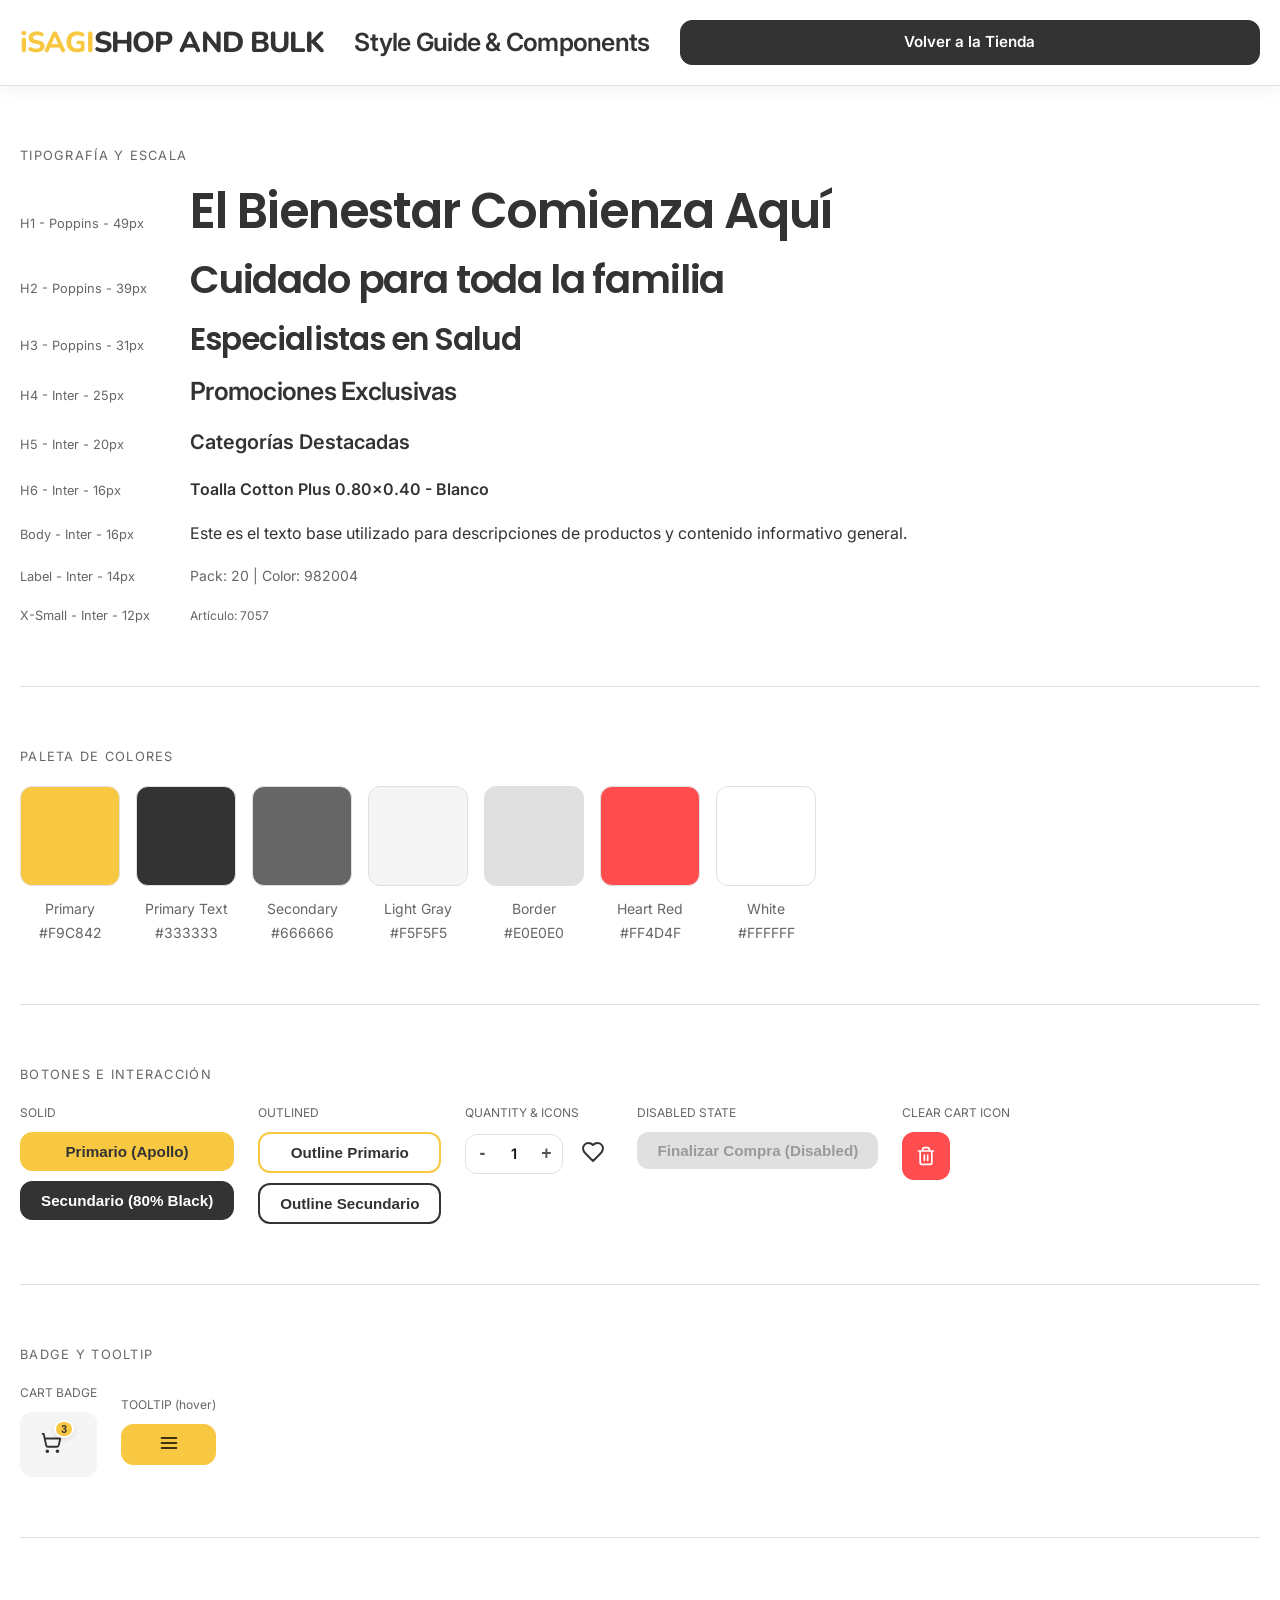
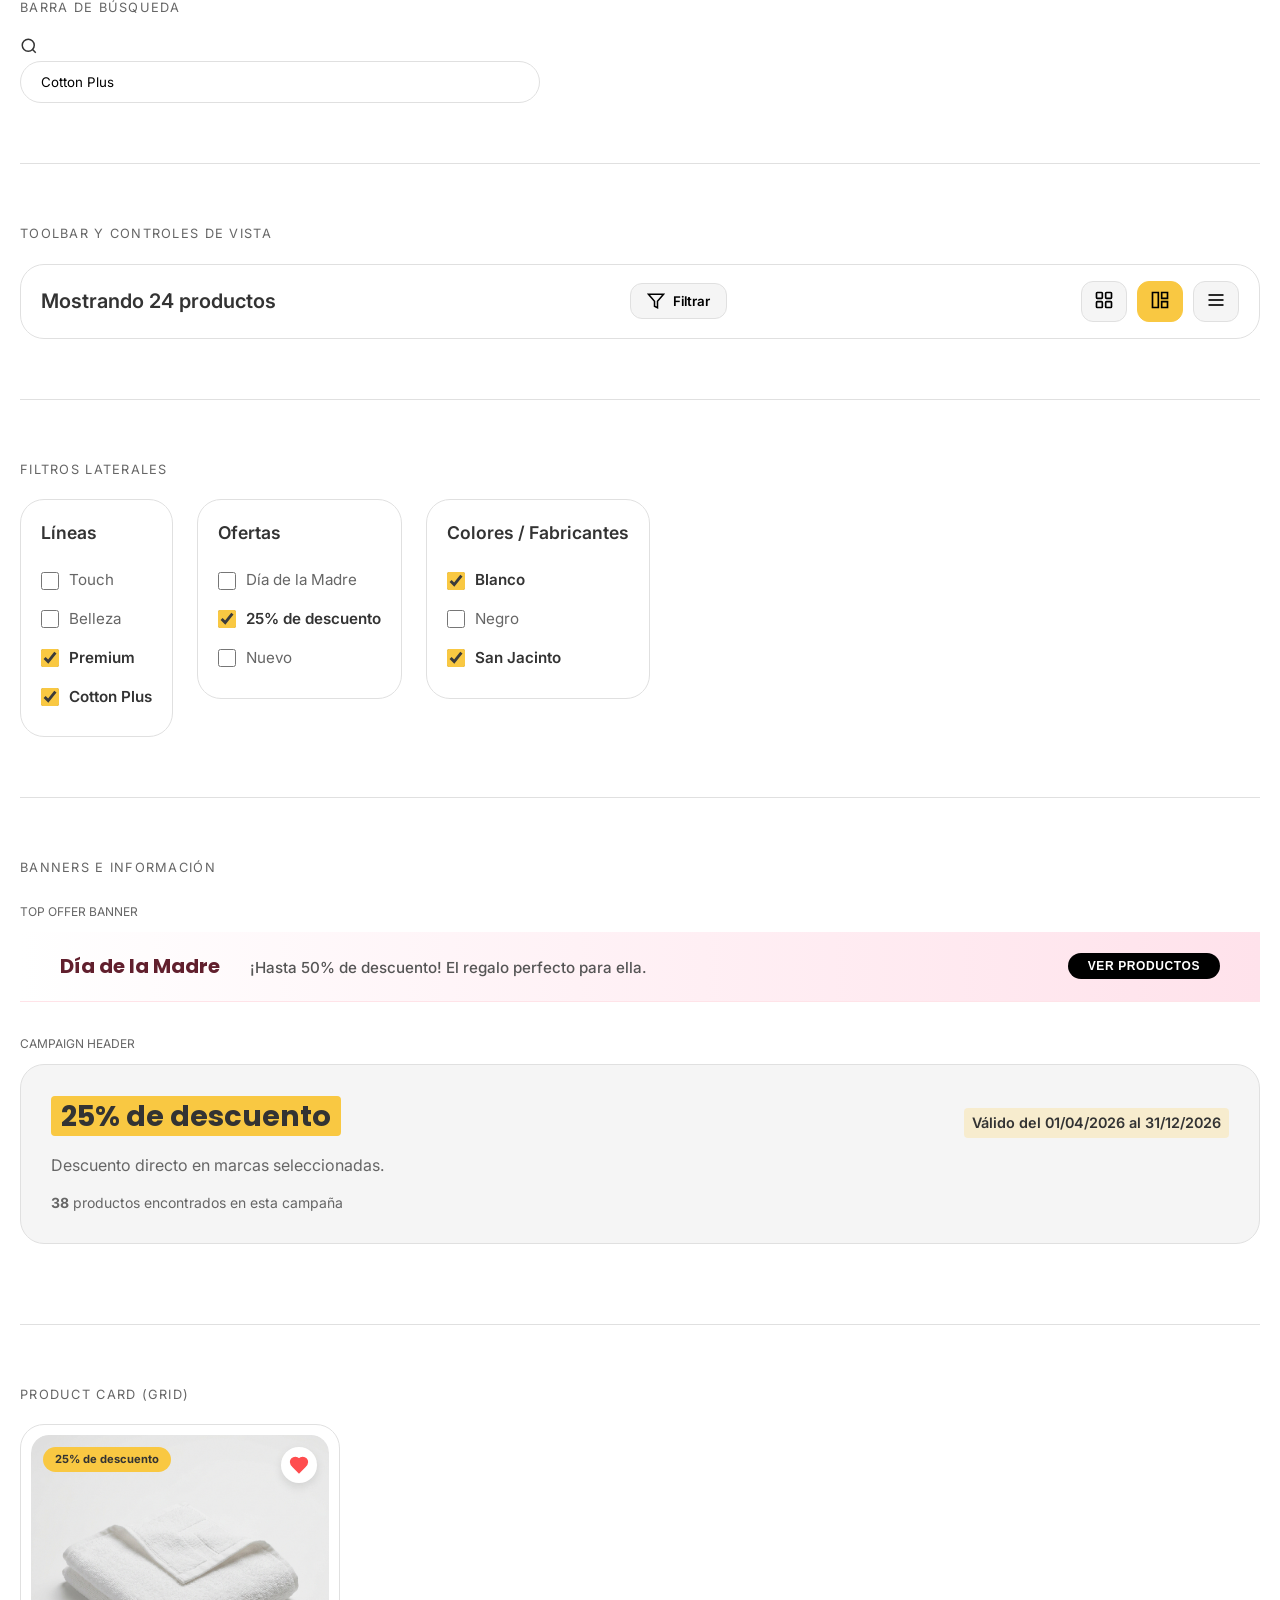
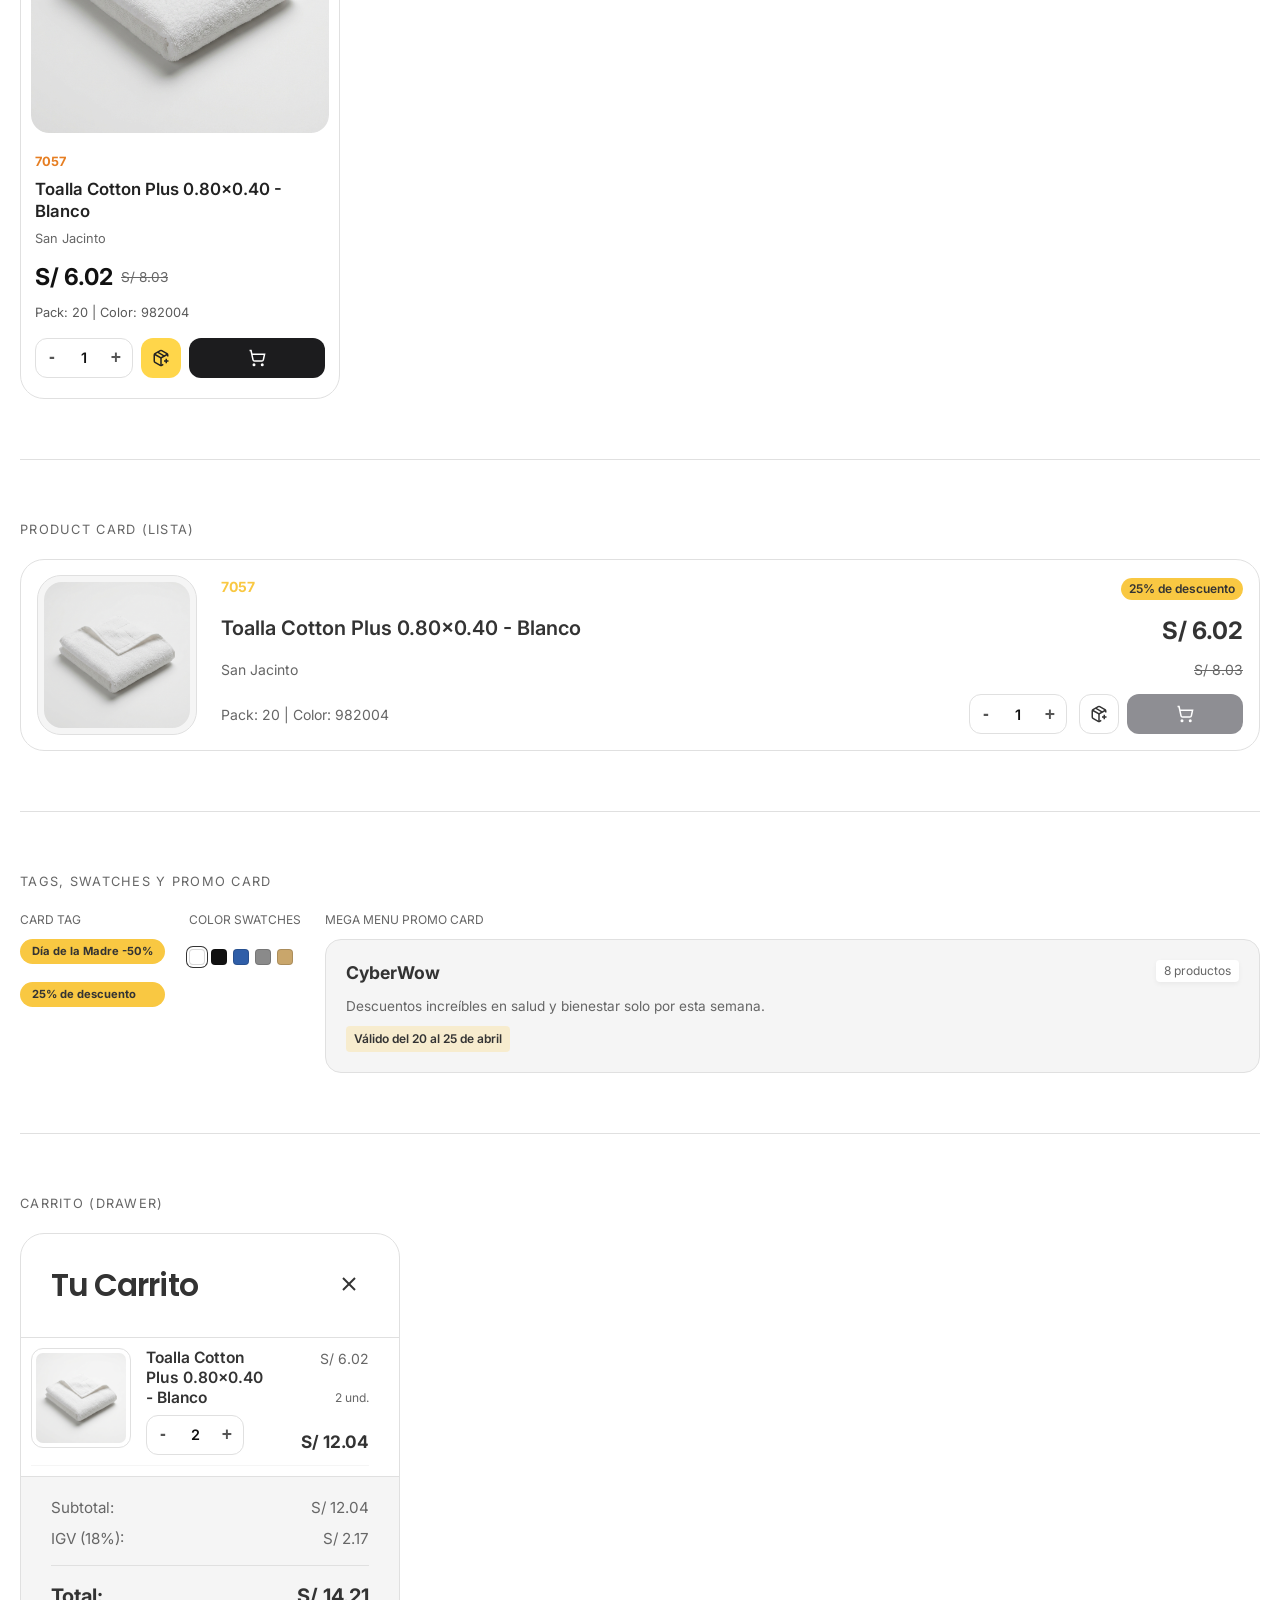
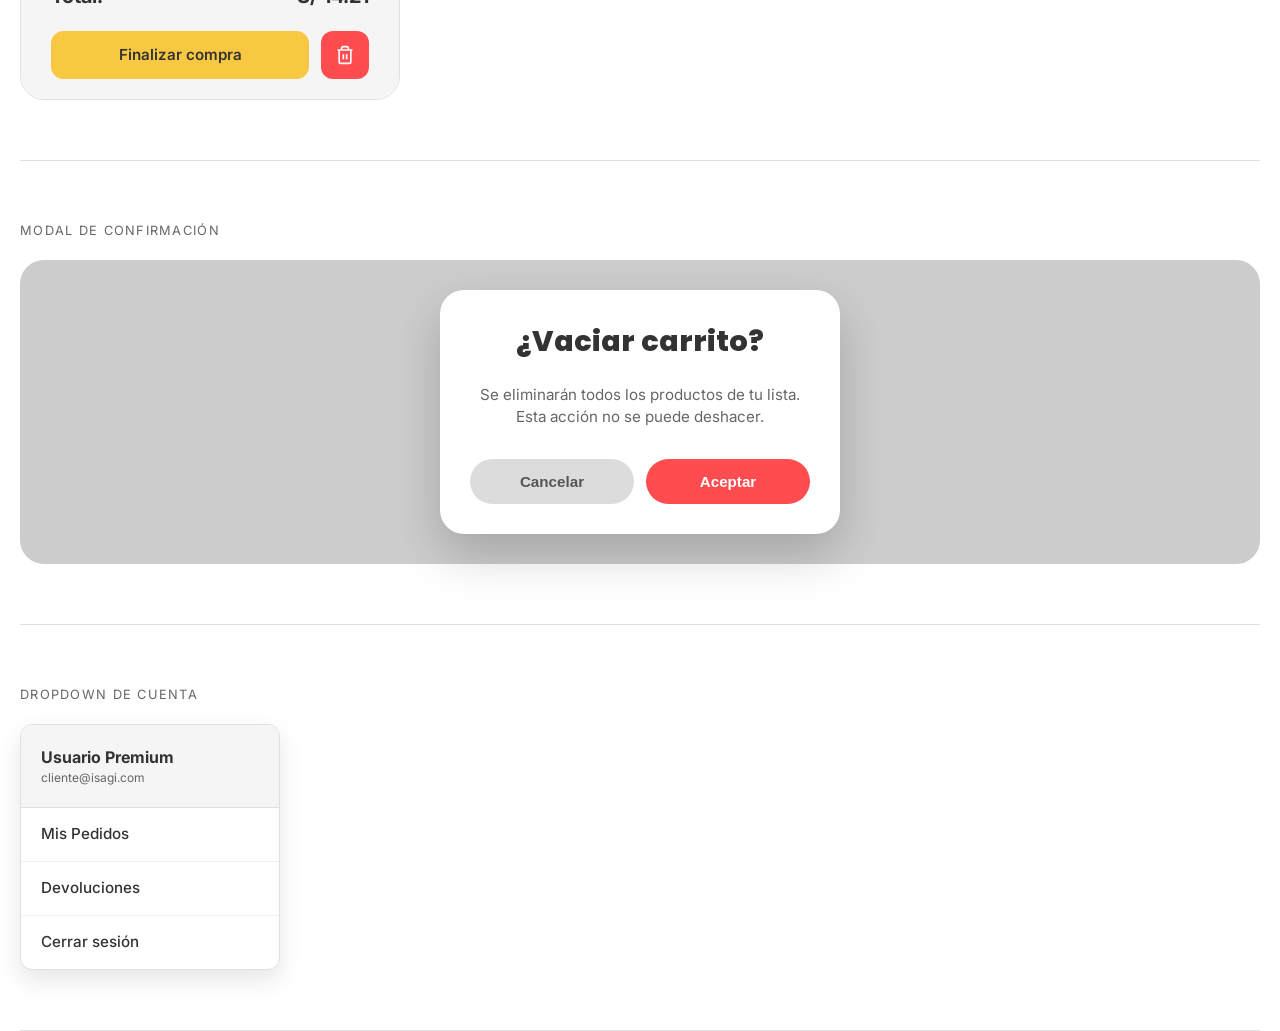
<file: components.html>
<!DOCTYPE html>
<html lang="es">
<head>
    <meta charset="UTF-8">
    <meta name="viewport" content="width=device-width, initial-scale=1.0">
    <title>Style Guide - iSAGI Shop and bulk</title>
    <link rel="stylesheet" href="styles.css">
    <style>
        .component-section {
            padding: 60px 0;
            border-bottom: 1px solid var(--medium-gray);
        }
        .component-label {
            color: var(--secondary-text);
            margin-bottom: 20px;
            display: block;
            text-transform: uppercase;
            font-size: 0.8rem;
            letter-spacing: 0.1em;
        }
        .gallery {
            display: flex;
            flex-direction: column;
            gap: 20px;
        }
        .type-item {
            display: flex;
            align-items: baseline;
            gap: 20px;
        }
        .type-meta {
            min-width: 150px;
            font-size: 0.8rem;
            color: var(--secondary-text);
        }
        .sg-row {
            display: flex;
            flex-wrap: wrap;
            gap: 24px;
            align-items: flex-start;
        }
        .sg-col {
            display: flex;
            flex-direction: column;
            gap: 10px;
        }
        .sg-preview-box {
            background: var(--light-gray);
            border: 1px dashed var(--medium-gray);
            border-radius: var(--radius-card);
            padding: 24px;
        }
        .sg-swatch-grid {
            display: flex;
            flex-wrap: wrap;
            gap: 16px;
        }
        .sg-color-chip {
            text-align: center;
            width: 100px;
        }
        .sg-color-chip .chip {
            width: 100px;
            height: 100px;
            border-radius: 12px;
            margin-bottom: 10px;
            border: 1px solid var(--medium-gray);
        }
        .sg-narrow {
            max-width: 320px;
        }
        .sg-list-demo .product-grid.list {
            width: 100%;
        }
        .sg-list-demo .product-card {
            max-width: none;
        }
        .sg-filter-demo {
            max-width: 260px;
            background: var(--white);
            border: 1px solid var(--medium-gray);
            border-radius: var(--radius-card);
            padding: 20px;
        }
        .sg-cart-demo {
            max-width: 380px;
            border: 1px solid var(--medium-gray);
            border-radius: var(--radius-card);
            overflow: hidden;
            background: var(--white);
        }
        .sg-cart-demo .cart-header,
        .sg-cart-demo .cart-footer {
            position: static;
        }
        .sg-cart-demo .cart-body {
            max-height: 220px;
            overflow: auto;
        }
        .sg-modal-demo {
            position: relative;
            min-height: 220px;
            display: flex;
            align-items: center;
            justify-content: center;
            background: rgba(0, 0, 0, 0.2);
            border-radius: var(--radius-card);
            padding: 30px;
        }
        .sg-modal-demo .modal-content {
            position: static;
            transform: none;
            opacity: 1;
            visibility: visible;
            animation: none;
        }
        .sg-badge-wrap {
            position: relative;
            display: inline-flex;
            padding: 12px;
            background: var(--light-gray);
            border-radius: var(--radius-button);
        }
    </style>
</head>
<body>
    <header>
        <div class="container header-content">
            <a href="index.html" class="logo">
                <span>iSAGI</span> SHOP AND BULK
            </a>
            <h4>Style Guide & Components</h4>
            <a href="index.html" class="add-btn" style="text-decoration: none; padding: 10px 20px;">Volver a la Tienda</a>
        </div>
    </header>

    <div class="container">
        <!-- Typography -->
        <section class="component-section">
            <span class="component-label">Tipografía y Escala</span>
            <div class="gallery">
                <div class="type-item">
                    <span class="type-meta">H1 - Poppins - 49px</span>
                    <h1>El Bienestar Comienza Aquí</h1>
                </div>
                <div class="type-item">
                    <span class="type-meta">H2 - Poppins - 39px</span>
                    <h2>Cuidado para toda la familia</h2>
                </div>
                <div class="type-item">
                    <span class="type-meta">H3 - Poppins - 31px</span>
                    <h3>Especialistas en Salud</h3>
                </div>
                <div class="type-item">
                    <span class="type-meta">H4 - Inter - 25px</span>
                    <h4>Promociones Exclusivas</h4>
                </div>
                <div class="type-item">
                    <span class="type-meta">H5 - Inter - 20px</span>
                    <h5>Categorías Destacadas</h5>
                </div>
                <div class="type-item">
                    <span class="type-meta">H6 - Inter - 16px</span>
                    <h6>Toalla Cotton Plus 0.80x0.40 - Blanco</h6>
                </div>
                <div class="type-item">
                    <span class="type-meta">Body - Inter - 16px</span>
                    <p>Este es el texto base utilizado para descripciones de productos y contenido informativo general.</p>
                </div>
                <div class="type-item">
                    <span class="type-meta">Label - Inter - 14px</span>
                    <span class="label-small">Pack: 20 | Color: 982004</span>
                </div>
                <div class="type-item">
                    <span class="type-meta">X-Small - Inter - 12px</span>
                    <span class="label-extra-small">Artículo: 7057</span>
                </div>
            </div>
        </section>

        <!-- Colors -->
        <section class="component-section">
            <span class="component-label">Paleta de Colores</span>
            <div class="sg-swatch-grid">
                <div class="sg-color-chip">
                    <div class="chip" style="background: var(--primary);"></div>
                    <span class="label-small">Primary<br>#F9C842</span>
                </div>
                <div class="sg-color-chip">
                    <div class="chip" style="background: var(--primary-text);"></div>
                    <span class="label-small">Primary Text<br>#333333</span>
                </div>
                <div class="sg-color-chip">
                    <div class="chip" style="background: var(--secondary-text);"></div>
                    <span class="label-small">Secondary<br>#666666</span>
                </div>
                <div class="sg-color-chip">
                    <div class="chip" style="background: var(--light-gray);"></div>
                    <span class="label-small">Light Gray<br>#F5F5F5</span>
                </div>
                <div class="sg-color-chip">
                    <div class="chip" style="background: var(--medium-gray);"></div>
                    <span class="label-small">Border<br>#E0E0E0</span>
                </div>
                <div class="sg-color-chip">
                    <div class="chip" style="background: var(--heart-red);"></div>
                    <span class="label-small">Heart Red<br>#FF4D4F</span>
                </div>
                <div class="sg-color-chip">
                    <div class="chip" style="background: var(--white);"></div>
                    <span class="label-small">White<br>#FFFFFF</span>
                </div>
            </div>
        </section>

        <!-- Buttons -->
        <section class="component-section">
            <span class="component-label">Botones e Interacción</span>
            <div class="sg-row">
                <div class="sg-col">
                    <span class="label-extra-small">SOLID</span>
                    <button class="add-btn btn-primary">Primario (Apollo)</button>
                    <button class="add-btn">Secundario (80% Black)</button>
                </div>

                <div class="sg-col">
                    <span class="label-extra-small">OUTLINED</span>
                    <button class="add-btn btn-outline-primary">Outline Primario</button>
                    <button class="add-btn btn-outline-secondary">Outline Secundario</button>
                </div>

                <div class="sg-col">
                    <span class="label-extra-small">QUANTITY & ICONS</span>
                    <div style="display: flex; gap: 10px; align-items: center;">
                        <div class="qty-selector">
                            <button class="qty-btn">-</button>
                            <input type="number" value="1" class="qty-input">
                            <button class="qty-btn">+</button>
                        </div>
                        <button class="icon-button" data-tooltip="Favoritos">
                            <svg xmlns="http://www.w3.org/2000/svg" width="24" height="24" viewBox="0 0 24 24" fill="none" stroke="currentColor" stroke-width="2" stroke-linecap="round" stroke-linejoin="round"><path d="M19 14c1.49-1.46 3-3.21 3-5.5A5.5 5.5 0 0 0 16.5 3c-1.76 0-3 .5-4.5 2-1.5-1.5-2.74-2-4.5-2A5.5 5.5 0 0 0 2 8.5c0 2.3 1.5 4.05 3 5.5l7 7Z"/></svg>
                        </button>
                    </div>
                </div>

                <div class="sg-col">
                    <span class="label-extra-small">DISABLED STATE</span>
                    <button class="add-btn disabled">Finalizar Compra (Disabled)</button>
                </div>

                <div class="sg-col">
                    <span class="label-extra-small">CLEAR CART ICON</span>
                    <button class="clear-cart-btn-icon" data-tooltip="Vaciar carrito">
                        <svg xmlns="http://www.w3.org/2000/svg" width="20" height="20" viewBox="0 0 24 24" fill="none" stroke="currentColor" stroke-width="2" stroke-linecap="round" stroke-linejoin="round"><path d="M3 6h18M19 6v14c0 1-1 2-2 2H7c-1 0-2-1-2-2V6M8 6V4c0-1 1-2 2-2h4c1 0 2 1 2 2v2M10 11v6M14 11v6"/></svg>
                    </button>
                </div>
            </div>
        </section>

        <!-- Badge & Tooltip -->
        <section class="component-section">
            <span class="component-label">Badge y Tooltip</span>
            <div class="sg-row" style="align-items: center;">
                <div class="sg-col">
                    <span class="label-extra-small">CART BADGE</span>
                    <div class="sg-badge-wrap">
                        <button class="icon-button" data-tooltip="Ver carrito">
                            <svg xmlns="http://www.w3.org/2000/svg" width="22" height="22" viewBox="0 0 24 24" fill="none" stroke="currentColor" stroke-width="2"><circle cx="8" cy="21" r="1"/><circle cx="19" cy="21" r="1"/><path d="M2.05 2.05h2l2.66 12.42a2 2 0 0 0 2 1.58h9.78a2 2 0 0 0 1.95-1.57l1.65-7.43H5.12"/></svg>
                            <span class="badge">3</span>
                        </button>
                    </div>
                </div>
                <div class="sg-col">
                    <span class="label-extra-small">TOOLTIP (hover)</span>
                    <button class="view-btn active" data-tooltip="Lista">
                        <svg xmlns="http://www.w3.org/2000/svg" width="20" height="20" viewBox="0 0 24 24" fill="none" stroke="currentColor" stroke-width="2" stroke-linecap="round" stroke-linejoin="round">
                            <line x1="3" x2="21" y1="6" y2="6" />
                            <line x1="3" x2="21" y1="12" y2="12" />
                            <line x1="3" x2="21" y1="18" y2="18" />
                        </svg>
                    </button>
                </div>
            </div>
        </section>

        <!-- Search Bar -->
        <section class="component-section">
            <span class="component-label">Barra de Búsqueda</span>
            <div class="search-bar" style="max-width: 520px;">
                <svg xmlns="http://www.w3.org/2000/svg" width="18" height="18" viewBox="0 0 24 24" fill="none" stroke="currentColor" stroke-width="2"><circle cx="11" cy="11" r="8"/><path d="m21 21-4.3-4.3"/></svg>
                <input type="text" placeholder="Busca por producto, fabricante o línea..." value="Cotton Plus">
            </div>
        </section>

        <!-- View Controls & Toolbar -->
        <section class="component-section">
            <span class="component-label">Toolbar y Controles de Vista</span>
            <div class="toolbar" style="border: 1px solid var(--medium-gray); border-radius: var(--radius-card); padding: 16px 20px;">
                <h5 id="productCount">Mostrando 24 productos</h5>
                <button class="filter-toggle-btn" style="display: flex; align-items: center; gap: 8px; background: var(--light-gray); border: 1px solid var(--medium-gray); padding: 8px 16px; border-radius: var(--radius-button); font-weight: 600; font-family: inherit; cursor: pointer;">
                    <svg xmlns="http://www.w3.org/2000/svg" width="18" height="18" viewBox="0 0 24 24" fill="none" stroke="currentColor" stroke-width="2"><polygon points="22 3 2 3 10 12.46 10 19 14 21 14 12.46 22 3"/></svg>
                    Filtrar
                </button>
                <div class="view-controls">
                    <button class="view-btn" data-tooltip="4 Columnas">
                        <svg xmlns="http://www.w3.org/2000/svg" width="20" height="20" viewBox="0 0 24 24" fill="none" stroke="currentColor" stroke-width="2"><rect width="7" height="7" x="3" y="3" rx="1"/><rect width="7" height="7" x="14" y="3" rx="1"/><rect width="7" height="7" x="14" y="14" rx="1"/><rect width="7" height="7" x="3" y="14" rx="1"/></svg>
                    </button>
                    <button class="view-btn active" data-tooltip="3 Columnas">
                        <svg xmlns="http://www.w3.org/2000/svg" width="20" height="20" viewBox="0 0 24 24" fill="none" stroke="currentColor" stroke-width="2"><path d="M3 3h7v18H3zM14 3h7v7h-7zM14 14h7v7h-7z"/></svg>
                    </button>
                    <button class="view-btn" data-tooltip="Lista">
                        <svg xmlns="http://www.w3.org/2000/svg" width="20" height="20" viewBox="0 0 24 24" fill="none" stroke="currentColor" stroke-width="2"><line x1="3" x2="21" y1="6" y2="6"/><line x1="3" x2="21" y1="12" y2="12"/><line x1="3" x2="21" y1="18" y2="18"/></svg>
                    </button>
                </div>
            </div>
        </section>

        <!-- Filters -->
        <section class="component-section">
            <span class="component-label">Filtros Laterales</span>
            <div class="sg-row">
                <div class="sg-filter-demo">
                    <div class="filter-section" style="margin-bottom: 0;">
                        <h5>Líneas</h5>
                        <ul class="filter-list">
                            <li class="filter-item"><input type="checkbox" id="sg-touch"><label for="sg-touch">Touch</label></li>
                            <li class="filter-item"><input type="checkbox" id="sg-belleza"><label for="sg-belleza">Belleza</label></li>
                            <li class="filter-item"><input type="checkbox" id="sg-premium" checked><label for="sg-premium">Premium</label></li>
                            <li class="filter-item"><input type="checkbox" id="sg-cotton" checked><label for="sg-cotton">Cotton Plus</label></li>
                        </ul>
                    </div>
                </div>
                <div class="sg-filter-demo">
                    <div class="filter-section" style="margin-bottom: 0;">
                        <h5>Ofertas</h5>
                        <ul class="filter-list">
                            <li class="filter-item"><input type="checkbox" id="sg-madre"><label for="sg-madre">Día de la Madre</label></li>
                            <li class="filter-item"><input type="checkbox" id="sg-25" checked><label for="sg-25">25% de descuento</label></li>
                            <li class="filter-item"><input type="checkbox" id="sg-nuevo"><label for="sg-nuevo">Nuevo</label></li>
                        </ul>
                    </div>
                </div>
                <div class="sg-filter-demo">
                    <div class="filter-section" style="margin-bottom: 0;">
                        <h5>Colores / Fabricantes</h5>
                        <ul class="filter-list">
                            <li class="filter-item"><input type="checkbox" id="sg-blanco" checked><label for="sg-blanco">Blanco</label></li>
                            <li class="filter-item"><input type="checkbox" id="sg-negro"><label for="sg-negro">Negro</label></li>
                            <li class="filter-item"><input type="checkbox" id="sg-lab" checked><label for="sg-lab">San Jacinto</label></li>
                        </ul>
                    </div>
                </div>
            </div>
        </section>

        <!-- Banners -->
        <section class="component-section">
            <span class="component-label">Banners e Información</span>
            <div style="margin-bottom: 28px;">
                <span class="label-extra-small">TOP OFFER BANNER</span>
                <div class="offer-banner" style="margin-top: 10px;">
                    <div class="offer-banner-content">
                        <div class="offer-banner-left">
                            <span class="offer-banner-title">Día de la Madre</span>
                            <span class="offer-banner-desc">¡Hasta 50% de descuento! El regalo perfecto para ella.</span>
                        </div>
                        <button class="offer-banner-btn">VER PRODUCTOS</button>
                    </div>
                </div>
            </div>
            <div>
                <span class="label-extra-small">CAMPAIGN HEADER</span>
                <div class="campaign-header-display" style="display: flex; margin-top: 10px;">
                    <div class="campaign-header-top">
                        <div class="campaign-header-title"><span>25% de descuento</span></div>
                        <div class="mega-promo-date" style="font-size: 0.9rem;">Válido del 01/04/2026 al 31/12/2026</div>
                    </div>
                    <div class="campaign-header-desc">Descuento directo en marcas seleccionadas.</div>
                    <div class="campaign-header-footer">
                        <span class="label-small"><strong>38</strong> productos encontrados en esta campaña</span>
                    </div>
                </div>
            </div>
        </section>

        <!-- Product Cards -->
        <section class="component-section">
            <span class="component-label">Product Card (Grid)</span>
            <div style="max-width: 320px;">
                <article class="product-card">
                    <div class="card-image-wrapper">
                        <img src="./assets/product.png" alt="Preview">
                        <button class="favorite-btn active">
                            <svg xmlns="http://www.w3.org/2000/svg" width="20" height="20" viewBox="0 0 24 24" fill="currentColor" stroke="currentColor" stroke-width="2"><path d="M19 14c1.49-1.46 3-3.21 3-5.5A5.5 5.5 0 0 0 16.5 3c-1.76 0-3 .5-4.5 2-1.5-1.5-2.74-2-4.5-2A5.5 5.5 0 0 0 2 8.5c0 2.3 1.5 4.05 3 5.5l7 7Z"/></svg>
                        </button>
                        <span class="card-tag grid-only-tag">25% de descuento</span>
                    </div>
                    <div class="card-content-wrapper">
                        <span class="card-articulo">7057</span>
                        <a href="#" class="card-name-link">
                            <h6 class="card-name">Toalla Cotton Plus 0.80x0.40 - Blanco</h6>
                        </a>
                        <span class="card-brand">San Jacinto</span>
                        <div class="card-price-group has-discount">
                            <div class="card-price">S/ 6.02</div>
                            <div class="original-price">S/ 8.03</div>
                        </div>
                        <div class="card-meta">Pack: 20 | Color: 982004</div>
                        <div class="card-actions">
                            <div class="qty-selector">
                                <button type="button" class="qty-btn">-</button>
                                <input type="number" value="1" class="qty-input">
                                <button type="button" class="qty-btn">+</button>
                            </div>
                            <div class="card-btn-group">
                                <button type="button" class="add-btn pack-add-btn" data-tooltip="Agregar 1 Paquete">
                                    <svg xmlns="http://www.w3.org/2000/svg" width="18" height="18" viewBox="0 0 24 24" fill="none" stroke="currentColor" stroke-width="2"><path d="M16 16h6"/><path d="M19 13v6"/><path d="M21 10V8a2 2 0 0 0-1-1.73l-7-4a2 2 0 0 0-2 0l-7 4A2 2 0 0 0 3 8v8a2 2 0 0 0 1 1.73l7 4a2 2 0 0 0 2 0l2-1.14"/><path d="m7.5 4.27 9 5.15"/><polyline points="3.29 7 12 12 20.71 7"/><line x1="12" y1="22" x2="12" y2="12"/></svg>
                                </button>
                                <button type="button" class="add-btn cart-add-btn" data-tooltip="Agregar cantidad actual">
                                    <svg xmlns="http://www.w3.org/2000/svg" width="18" height="18" viewBox="0 0 24 24" fill="none" stroke="currentColor" stroke-width="2"><circle cx="8" cy="21" r="1"/><circle cx="19" cy="21" r="1"/><path d="M2.05 2.05h2l2.66 12.42a2 2 0 0 0 2 1.58h9.78a2 2 0 0 0 1.95-1.57l1.65-7.43H5.12"/></svg>
                                </button>
                            </div>
                        </div>
                    </div>
                </article>
            </div>
        </section>

        <!-- List Card -->
        <section class="component-section sg-list-demo">
            <span class="component-label">Product Card (Lista)</span>
            <div class="product-grid list">
                <article class="product-card">
                    <div class="card-image-wrapper">
                        <img src="./assets/product.png" alt="Preview">
                    </div>
                    <div class="card-content-wrapper">
                        <span class="card-articulo">7057</span>
                        <span class="card-tag inline-tag">25% de descuento</span>
                        <a href="#" class="card-name-link">
                            <h6 class="card-name">Toalla Cotton Plus 0.80x0.40 - Blanco</h6>
                        </a>
                        <span class="card-brand">San Jacinto</span>
                        <div class="card-price-group has-discount">
                            <div class="card-price">S/ 6.02</div>
                            <div class="original-price">S/ 8.03</div>
                        </div>
                        <div class="card-meta">Pack: 20 | Color: 982004</div>
                        <div class="card-actions">
                            <div class="qty-selector">
                                <button type="button" class="qty-btn">-</button>
                                <input type="number" value="1" class="qty-input">
                                <button type="button" class="qty-btn">+</button>
                            </div>
                            <div class="card-btn-group">
                                <button type="button" class="add-btn pack-add-btn" data-tooltip="Agregar 1 Paquete">
                                    <svg xmlns="http://www.w3.org/2000/svg" width="18" height="18" viewBox="0 0 24 24" fill="none" stroke="currentColor" stroke-width="2"><path d="M16 16h6"/><path d="M19 13v6"/><path d="M21 10V8a2 2 0 0 0-1-1.73l-7-4a2 2 0 0 0-2 0l-7 4A2 2 0 0 0 3 8v8a2 2 0 0 0 1 1.73l7 4a2 2 0 0 0 2 0l2-1.14"/><path d="m7.5 4.27 9 5.15"/><polyline points="3.29 7 12 12 20.71 7"/><line x1="12" y1="22" x2="12" y2="12"/></svg>
                                </button>
                                <button type="button" class="add-btn cart-add-btn" data-tooltip="Agregar cantidad actual">
                                    <svg xmlns="http://www.w3.org/2000/svg" width="18" height="18" viewBox="0 0 24 24" fill="none" stroke="currentColor" stroke-width="2"><circle cx="8" cy="21" r="1"/><circle cx="19" cy="21" r="1"/><path d="M2.05 2.05h2l2.66 12.42a2 2 0 0 0 2 1.58h9.78a2 2 0 0 0 1.95-1.57l1.65-7.43H5.12"/></svg>
                                </button>
                            </div>
                        </div>
                    </div>
                </article>
            </div>
        </section>

        <!-- Swatches & Tags -->
        <section class="component-section">
            <span class="component-label">Tags, Swatches y Promo Card</span>
            <div class="sg-row">
                <div class="sg-col">
                    <span class="label-extra-small">CARD TAG</span>
                    <span class="card-tag" style="position: static; display: inline-block;">Día de la Madre -50%</span>
                    <span class="card-tag inline-tag" style="position: static; display: inline-block; margin-top: 8px;">25% de descuento</span>
                </div>
                <div class="sg-col">
                    <span class="label-extra-small">COLOR SWATCHES</span>
                    <div class="card-swatches" style="display: flex;">
                        <span class="swatch active" style="background:#ffffff;"></span>
                        <span class="swatch" style="background:#111111;"></span>
                        <span class="swatch" style="background:#2f5ea8;"></span>
                        <span class="swatch" style="background:#8a8a8a;"></span>
                        <span class="swatch" style="background:#c9a66b;"></span>
                    </div>
                </div>
                <div class="sg-col" style="flex: 1; min-width: 260px;">
                    <span class="label-extra-small">MEGA MENU PROMO CARD</span>
                    <div class="mega-promo-card" style="opacity: 1; visibility: visible; border: 1px solid var(--medium-gray);">
                        <div style="display: flex; justify-content: space-between; align-items: flex-start;">
                            <div class="mega-promo-name">CyberWow</div>
                            <span class="label-extra-small" style="background: var(--white); padding: 2px 8px; border-radius: 4px; box-shadow: 0 2px 5px rgba(0,0,0,0.05);">8 productos</span>
                        </div>
                        <div class="mega-promo-desc">Descuentos increíbles en salud y bienestar solo por esta semana.</div>
                        <div class="mega-promo-date">Válido del 20 al 25 de abril</div>
                    </div>
                </div>
            </div>
        </section>

        <!-- Cart Drawer Pieces -->
        <section class="component-section">
            <span class="component-label">Carrito (Drawer)</span>
            <div class="sg-cart-demo">
                <div class="cart-header">
                    <h3>Tu Carrito</h3>
                    <button class="icon-button" data-tooltip="Cerrar carrito">
                        <svg xmlns="http://www.w3.org/2000/svg" width="24" height="24" viewBox="0 0 24 24" fill="none" stroke="currentColor" stroke-width="2"><line x1="18" y1="6" x2="6" y2="18"/><line x1="6" y1="6" x2="18" y2="18"/></svg>
                    </button>
                </div>
                <div class="cart-body">
                    <div class="cart-item">
                        <img class="cart-item-img" src="./assets/product.png" alt="">
                        <div class="cart-item-info">
                            <div class="cart-item-name">Toalla Cotton Plus 0.80x0.40 - Blanco</div>
                            <div class="cart-item-qty-container">
                                <div class="qty-selector">
                                    <button class="qty-btn">-</button>
                                    <input type="number" value="2" class="qty-input">
                                    <button class="qty-btn">+</button>
                                </div>
                            </div>
                        </div>
                        <div class="cart-item-right">
                            <div class="cart-item-price">S/ 6.02</div>
                            <div class="cart-item-units">2 und.</div>
                            <div class="cart-item-total-price">S/ 12.04</div>
                        </div>
                    </div>
                </div>
                <div class="cart-footer">
                    <div class="cart-row"><span>Subtotal:</span><span>S/ 12.04</span></div>
                    <div class="cart-row"><span>IGV (18%):</span><span>S/ 2.17</span></div>
                    <div class="cart-total"><span>Total:</span><span>S/ 14.21</span></div>
                    <div class="cart-footer-actions">
                        <a href="checkout.html" class="add-btn btn-primary" style="text-decoration: none;">Finalizar compra</a>
                        <button class="clear-cart-btn-icon" data-tooltip="Vaciar carrito">
                            <svg xmlns="http://www.w3.org/2000/svg" width="20" height="20" viewBox="0 0 24 24" fill="none" stroke="currentColor" stroke-width="2"><path d="M3 6h18M19 6v14c0 1-1 2-2 2H7c-1 0-2-1-2-2V6M8 6V4c0-1 1-2 2-2h4c1 0 2 1 2 2v2M10 11v6M14 11v6"/></svg>
                        </button>
                    </div>
                </div>
            </div>
        </section>

        <!-- Modal -->
        <section class="component-section">
            <span class="component-label">Modal de Confirmación</span>
            <div class="sg-modal-demo">
                <div class="modal-content">
                    <div class="modal-title">¿Vaciar carrito?</div>
                    <div class="modal-text">Se eliminarán todos los productos de tu lista. Esta acción no se puede deshacer.</div>
                    <div class="modal-actions">
                        <button class="modal-btn btn-cancel">Cancelar</button>
                        <button class="modal-btn btn-confirm">Aceptar</button>
                    </div>
                </div>
            </div>
        </section>

        <!-- Account Dropdown -->
        <section class="component-section">
            <span class="component-label">Dropdown de Cuenta</span>
            <div class="account-dropdown active" style="position: relative; opacity: 1; visibility: visible; transform: none; display: block; max-width: 280px;">
                <div class="dropdown-header">
                    <strong>Usuario Premium</strong>
                    <div class="label-extra-small">cliente@isagi.com</div>
                </div>
                <a href="pedidos.html">Mis Pedidos</a>
                <a href="devolucion.html">Devoluciones</a>
                <a href="login.html">Cerrar sesión</a>
            </div>
        </section>
    </div>
</body>
</html>
</file>
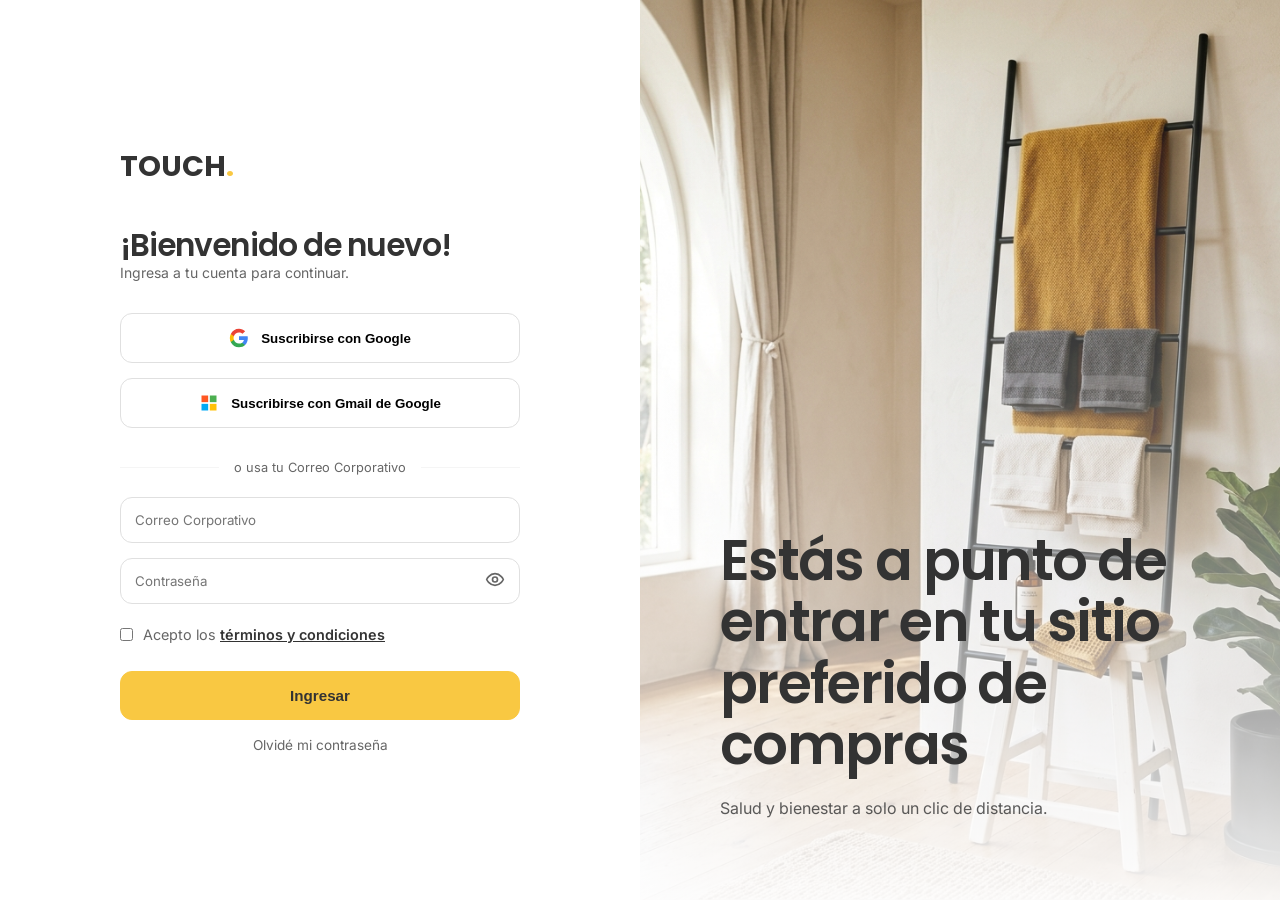
<file: devolucion.html>
<!DOCTYPE html>
<html lang="es">
<head>
    <meta charset="UTF-8">
    <meta name="viewport" content="width=device-width, initial-scale=1.0">
    <title>Estado de devolución - iSAGI Shop and bulk</title>
    <link rel="stylesheet" href="styles.css">
    <style>
        .return-page,
        .return-page h2,
        .return-page h3 {
            font-family: 'Inter', sans-serif;
        }

        .return-page {
            padding: 40px 0 80px;
        }

        .back-link {
            display: inline-flex;
            align-items: center;
            gap: 8px;
            color: var(--secondary-text);
            text-decoration: none;
            font-weight: 600;
            margin-bottom: 24px;
        }

        .return-card {
            background: var(--white);
            border: 1px solid var(--medium-gray);
            border-radius: var(--radius-card);
            padding: 32px;
            max-width: 720px;
        }

        .return-code {
            display: inline-block;
            background: var(--light-gray);
            border-radius: var(--radius-full);
            padding: 6px 14px;
            font-size: 14px;
            font-weight: 700;
            margin-bottom: 12px;
        }

        .timeline {
            margin-top: 32px;
            display: flex;
            flex-direction: column;
            gap: 0;
        }

        .timeline-step {
            display: grid;
            grid-template-columns: 28px 1fr;
            gap: 16px;
        }

        .timeline-rail {
            display: flex;
            flex-direction: column;
            align-items: center;
        }

        .timeline-dot {
            width: 16px;
            height: 16px;
            border-radius: 50%;
            border: 3px solid var(--medium-gray);
            background: var(--white);
            flex-shrink: 0;
        }

        .timeline-step.done .timeline-dot {
            background: var(--primary);
            border-color: var(--primary);
        }

        .timeline-step.current .timeline-dot {
            background: #8A5A12;
            border-color: #F6E7A8;
            box-shadow: 0 0 0 4px #FFF4D4;
        }

        .timeline-line {
            width: 2px;
            flex: 1;
            min-height: 36px;
            background: var(--medium-gray);
        }

        .timeline-step.done .timeline-line {
            background: var(--primary);
        }

        .timeline-body {
            padding-bottom: 28px;
        }

        .timeline-title {
            font-size: 16px;
            font-weight: 700;
        }

        .timeline-copy {
            font-size: 14px;
            color: var(--secondary-text);
            margin-top: 4px;
            letter-spacing: 0.02em;
        }
    </style>
</head>
<body>
    <div id="mainHeader"></div>
    <div class="container return-page">
        <a class="back-link" href="pedidos.html">← Volver a mis pedidos</a>
        <div class="return-card" id="returnCard">
            <p>Cargando estado de devolución…</p>
        </div>
    </div>
    <script type="module" src="app.js"></script>
    <script>
        const STEPS = [
            { key: 'recibida', title: 'Solicitud recibida', copy: 'Registramos tu pedido de devolución.' },
            { key: 'revision', title: 'En revisión', copy: 'El equipo valida productos y motivo del retorno.' },
            { key: 'recojo', title: 'Recojo o recepción', copy: 'Esperamos el producto para completar la devolución.' },
            { key: 'reembolso', title: 'Reembolso en proceso', copy: 'Cuando se apruebe, el monto vuelve por el mismo medio de pago.' }
        ];

        function getOrders() {
            try {
                return JSON.parse(localStorage.getItem('pharmaOrders') || '[]') || [];
            } catch (e) {
                return [];
            }
        }

        const id = new URLSearchParams(window.location.search).get('id');
        const order = getOrders().find(function (o) { return String(o.id) === String(id); });
        const card = document.getElementById('returnCard');

        if (!order) {
            card.innerHTML = '<h2>No encontramos esa devolución.</h2><p style="margin-top:8px;color:var(--secondary-text);">Vuelve a pedidos e inténtalo otra vez.</p>';
        } else {
            const started = order.returnRequestedAt ? new Date(order.returnRequestedAt) : new Date();
            const hours = (Date.now() - started.getTime()) / 36e5;
            let current = 1;
            if (hours > 12) current = 2;
            if (hours > 48) current = 3;
            if (hours > 96) current = 4;

            const stepsHTML = STEPS.map(function (step, i) {
                const index = i + 1;
                const state = index < current ? 'done' : (index === current ? 'current' : '');
                const line = i === STEPS.length - 1 ? '' : '<div class="timeline-line"></div>';
                return '<div class="timeline-step ' + state + '">' +
                    '<div class="timeline-rail"><div class="timeline-dot"></div>' + line + '</div>' +
                    '<div class="timeline-body">' +
                        '<div class="timeline-title">' + step.title + '</div>' +
                        '<div class="timeline-copy">' + step.copy + '</div>' +
                    '</div>' +
                '</div>';
            }).join('');

            card.innerHTML =
                '<span class="return-code">' + (order.series || ('TSJ-' + order.id)) + '</span>' +
                '<h2 style="font-size: 28px; margin-bottom: 8px;">Estado de devolución</h2>' +
                '<p style="color: var(--secondary-text); letter-spacing: 0.03em;">La devolución está en proceso. Este tablero se actualiza según avance el caso.</p>' +
                '<div class="timeline">' + stepsHTML + '</div>';
        }
    </script>
</body>
</html>
</file>
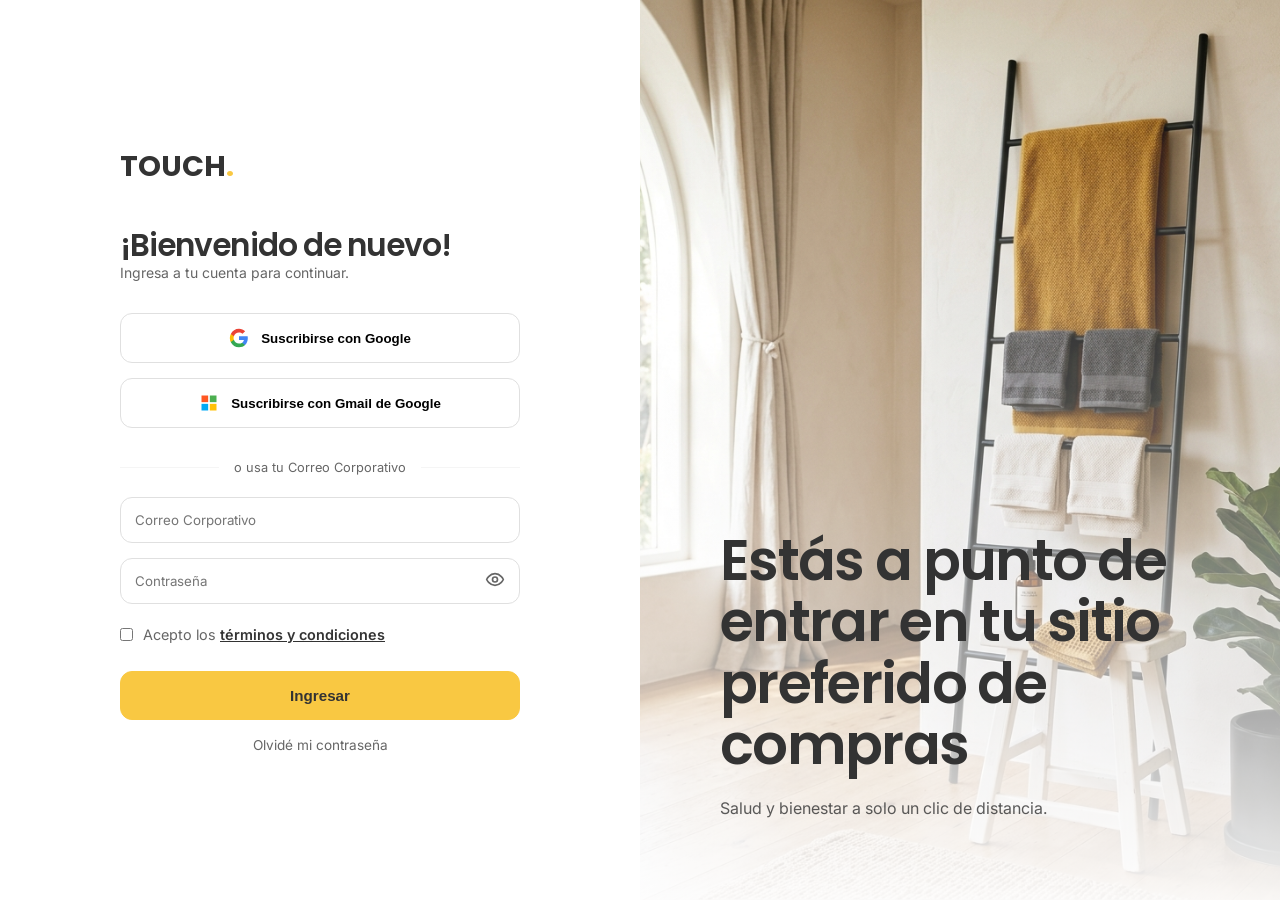
<file: login.html>
<!DOCTYPE html>
<html lang="es">
<head>
    <meta charset="UTF-8">
    <meta name="viewport" content="width=device-width, initial-scale=1.0">
    <title>Iniciar Sesión - iSAGI Shop and bulk</title>
    <link rel="stylesheet" href="styles.css">
    <style>
        body {
            background: var(--white);
            height: 100vh;
            overflow: hidden;
        }

        .login-layout {
            display: grid;
            grid-template-columns: 1fr 1fr;
            height: 100%;
        }

        .login-left {
            display: flex;
            flex-direction: column;
            justify-content: center;
            align-items: center;
            padding: 60px;
        }

        .login-right {
            background: linear-gradient(to top, rgba(255, 255, 255, 0.95) 0%, rgba(255, 255, 255, 0.3) 50%, rgba(255, 255, 255, 0) 100%), url('assets/login_bg.png') no-repeat center center;
            background-size: cover;
            display: flex;
            flex-direction: column;
            justify-content: flex-end;
            padding: 80px;
            color: var(--primary-text);
        }

        .login-right h1 {
            font-size: 3.5rem;
            margin-bottom: 20px;
            color: var(--primary-text);
        }

        .login-form-container {
            width: 100%;
            max-width: 400px;
        }

        .login-logo {
            font-size: 1.8rem;
            font-family: 'Poppins', sans-serif;
            font-weight: 700;
            margin-bottom: 40px;
            text-decoration: none;
            color: var(--primary-text);
            display: block;
        }

        .login-logo span {
            color: var(--primary);
        }

        .social-login {
            display: flex;
            flex-direction: column;
            gap: 15px;
            margin-bottom: 30px;
        }

        .social-btn {
            display: flex;
            align-items: center;
            justify-content: center;
            gap: 12px;
            padding: 14px;
            border-radius: var(--radius-button);
            border: 1px solid var(--medium-gray);
            background: var(--white);
            font-weight: 600;
            cursor: pointer;
            transition: var(--transition);
        }

        .social-btn:hover {
            background: var(--light-gray);
            border-color: var(--primary);
        }

        .divider {
            display: flex;
            align-items: center;
            text-align: center;
            margin: 20px 0;
            color: var(--secondary-text);
            font-size: 0.8rem;
        }

        .divider::before, .divider::after {
            content: '';
            flex: 1;
            border-bottom: 1px solid var(--light-gray);
        }

        .divider:not(:empty)::before { margin-right: 15px; }
        .divider:not(:empty)::after { margin-left: 15px; }

        .terms-wrapper {
            display: flex;
            align-items: flex-start;
            gap: 10px;
            margin-bottom: 25px;
            font-size: 0.9rem;
            color: var(--secondary-text);
        }

        .terms-wrapper input {
            margin-top: 4px;
            accent-color: var(--primary);
        }

        .terms-link {
            text-decoration: underline;
            color: var(--primary-text);
            font-weight: 600;
        }

        .forgot-pass {
            display: block;
            text-align: center;
            margin-top: 15px;
            font-size: 0.85rem;
            color: var(--secondary-text);
            text-decoration: none;
        }

        .forgot-pass:hover {
            color: var(--primary-text);
        }

        @media (max-width: 900px) {
            .login-layout { grid-template-columns: 1fr; }
            .login-right { display: none; }
        }
    </style>
</head>
<body>
    <div class="login-layout">
        <div class="login-left">
            <div class="login-form-container">
                <a href="#" class="login-logo">TOUCH<span>.</span></a>
                
                <h3>¡Bienvenido de nuevo!</h3>
                <p class="label-small grayscale-60" style="margin-bottom: 30px;">Ingresa a tu cuenta para continuar.</p>

                <div class="social-login">
                    <button class="social-btn">
                        <svg width="20" height="20" viewBox="0 0 24 24"><path fill="#4285F4" d="M22.56 12.25c0-.78-.07-1.53-.2-2.25H12v4.26h5.92c-.26 1.37-1.04 2.53-2.21 3.31v2.77h3.57c2.08-1.92 3.28-4.74 3.28-8.09z"/><path fill="#34A853" d="M12 23c2.97 0 5.46-.98 7.28-2.66l-3.57-2.77c-1 .67-2.28 1.07-3.71 1.07-2.86 0-5.29-1.93-6.16-4.53H2.18v2.84C3.99 20.53 7.7 23 12 23z"/><path fill="#FBBC05" d="M5.84 14.09c-.22-.67-.35-1.39-.35-2.09s.13-1.42.35-2.09V7.07H2.18C1.43 8.55 1 10.22 1 12s.43 3.45 1.18 4.93l3.66-2.84z"/><path fill="#EA4335" d="M12 5.38c1.62 0 3.06.56 4.21 1.64l3.15-3.15C17.45 2.09 14.97 1 12 1 7.7 1 3.99 3.47 2.18 7.07l3.66 2.84c.87-2.6 3.3-4.53 6.16-4.53z"/></svg>
                        Suscribirse con Google
                    </button>
                    <button class="social-btn">
                        <svg width="20" height="20" viewBox="0 0 48 48"><path fill="#ff5722" d="M6 6h16v16H6z"/><path fill="#4caf50" d="M26 6h16v16H26z"/><path fill="#03a9f4" d="M6 26h16v16H6z"/><path fill="#ffc107" d="M26 26h16v16H26z"/></svg>
                        Suscribirse con Gmail de Google
                    </button>
                </div>

                <div class="divider">o usa tu Correo Corporativo</div>

                <form id="loginForm">
                    <div class="form-group" style="margin-bottom: 15px;">
                        <input type="email" id="loginEmail" placeholder="Correo Corporativo" style="width: 100%; border: 1px solid var(--medium-gray); padding: 14px; border-radius: var(--radius-button); font-family: inherit; outline: none;" required>
                    </div>

                    <div class="form-group" style="margin-bottom: 20px; position: relative;">
                        <input type="password" id="loginPass" placeholder="Contraseña" style="width: 100%; border: 1px solid var(--medium-gray); padding: 14px; border-radius: var(--radius-button); font-family: inherit; outline: none;" required>
                        <button type="button" id="togglePass" style="position: absolute; right: 15px; top: 50%; transform: translateY(-50%); background: none; border: none; cursor: pointer; color: var(--secondary-text);">
                            <svg xmlns="http://www.w3.org/2000/svg" width="20" height="20" viewBox="0 0 24 24" fill="none" stroke="currentColor" stroke-width="2" stroke-linecap="round" stroke-linejoin="round" class="eye-icon"><path d="M2 12s3-7 10-7 10 7 10 7-3 7-10 7-10-7-10-7Z"/><circle cx="12" cy="12" r="3"/></svg>
                        </button>
                    </div>
                    
                    <div class="terms-wrapper">
                        <input type="checkbox" id="termsCheck" required>
                        <label for="termsCheck">Acepto los <a href="terminos.html" class="terms-link">términos y condiciones</a></label>
                    </div>

                    <button type="submit" class="add-btn btn-primary" style="width:100%; padding: 15px;">Ingresar</button>
                    
                    <a href="#" class="forgot-pass">Olvidé mi contraseña</a>
                </form>
            </div>
        </div>
        <div class="login-right">
            <h1>Estás a punto de entrar en tu sitio preferido de compras</h1>
            <p class="label-large" style="opacity: 0.8;">Salud y bienestar a solo un clic de distancia.</p>
        </div>
    </div>

    <script type="module">
        import { fixPath } from './app.js';
        
        // Password Toggle Logic
        const toggleBtn = document.getElementById('togglePass');
        const passInput = document.getElementById('loginPass');

        if (toggleBtn && passInput) {
            toggleBtn.addEventListener('click', () => {
                const isPass = passInput.type === 'password';
                passInput.type = isPass ? 'text' : 'password';
                
                // Optional: Update icon based on state
                toggleBtn.innerHTML = isPass 
                    ? `<svg xmlns="http://www.w3.org/2000/svg" width="20" height="20" viewBox="0 0 24 24" fill="none" stroke="currentColor" stroke-width="2" stroke-linecap="round" stroke-linejoin="round"><path d="M9.88 9.88a3 3 0 1 0 4.24 4.24"/><path d="M10.73 5.08A10.43 10.43 0 0 1 12 5c7 0 10 7 10 7a13.16 13.16 0 0 1-1.67 2.68"/><path d="M6.61 6.61A13.52 13.52 0 0 0 2 12s3 7 10 7a9.74 9.74 0 0 0 5.39-1.61"/><line x1="2" x2="22" y1="2" y2="22"/></svg>`
                    : `<svg xmlns="http://www.w3.org/2000/svg" width="20" height="20" viewBox="0 0 24 24" fill="none" stroke="currentColor" stroke-width="2" stroke-linecap="round" stroke-linejoin="round"><path d="M2 12s3-7 10-7 10 7 10 7-3 7-10 7-10-7-10-7Z"/><circle cx="12" cy="12" r="3"/></svg>`;
            });
        }

        document.getElementById('loginForm').addEventListener('submit', (e) => {
            e.preventDefault();
            const email = document.getElementById('loginEmail').value;
            
            // Simulation
            localStorage.setItem('pharma_user', JSON.stringify({
                email: email,
                name: 'Usuario Premium',
                role: 'client'
            }));

            window.location.href = 'index.html';
        });
    </script>
</body>
</html>
</file>
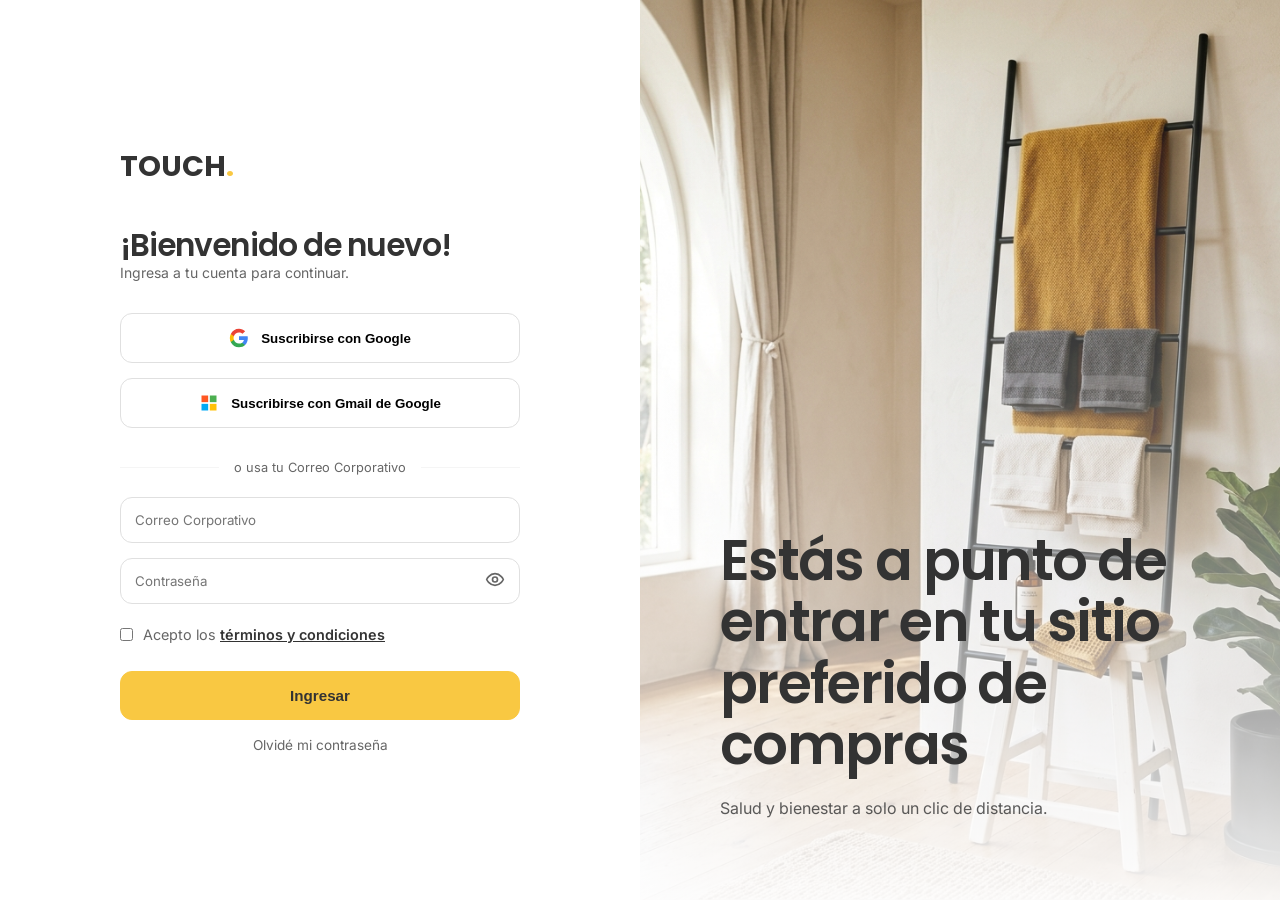
<file: pedidos.html>
<!DOCTYPE html>
<html lang="es">
<head>
    <meta charset="UTF-8">
    <meta name="viewport" content="width=device-width, initial-scale=1.0">
    <title>Mis Pedidos - iSAGI Shop and bulk</title>
    <link rel="stylesheet" href="styles.css">
    <style>
        .orders-container,
        .orders-container h2,
        .orders-container h3,
        .orders-container h4,
        .success-modal h3 {
            font-family: 'Inter', sans-serif;
        }

        .orders-container {
            padding: 40px 0;
            width: 100%;
        }

        .tabs-header {
            display: flex;
            gap: 5px;
            border-bottom: 2px solid var(--medium-gray);
            margin-bottom: 40px;
            position: relative;
        }

        .tab-btn {
            padding: 15px 30px;
            background: none;
            border: none;
            font-family: 'Inter', sans-serif;
            font-size: 1rem;
            font-weight: 600;
            color: var(--secondary-text);
            cursor: pointer;
            transition: var(--transition);
            position: relative;
            border-radius: 12px 12px 0 0;
        }

        .tab-btn:hover {
            color: var(--primary-text);
            background: var(--light-gray);
        }

        .tab-btn.active {
            color: var(--primary-text);
        }

        .tab-btn.active::after {
            content: '';
            position: absolute;
            bottom: -2px;
            left: 0;
            width: 100%;
            height: 3px;
            background: var(--primary);
            border-radius: 5px;
        }

        .tab-content {
            display: none;
            animation: fadeIn 0.4s ease;
        }

        .tab-content.active {
            display: block;
        }

        @keyframes fadeIn {
            from { opacity: 0; transform: translateY(10px); }
            to { opacity: 1; transform: translateY(0); }
        }

        .orders-table-wrapper {
            background: var(--white);
            border: none;
            border-radius: var(--radius-card);
            overflow: hidden;
            box-shadow: 0 4px 20px rgba(0,0,0,0.03);
        }

        .orders-table {
            width: 100%;
            border-collapse: collapse;
            font-size: 14px;
        }

        .orders-table th {
            background: var(--light-gray);
            text-align: left;
            padding: 16px 24px;
            font-weight: 700;
            color: var(--secondary-text);
            text-transform: uppercase;
            font-size: 12px;
            letter-spacing: 0.05em;
            border-bottom: 1px solid var(--medium-gray);
        }

        .orders-table td {
            padding: 14px 24px;
            border-bottom: 1px solid var(--light-gray);
            vertical-align: middle;
            line-height: 1.4;
            font-size: 14px;
        }

        .orders-table tr.order-row {
            cursor: pointer;
        }

        .orders-table tr.order-row:last-child td,
        .orders-table tr.order-detail-row:last-child td {
            border-bottom: none;
        }

        .orders-table tr.order-row:hover {
            background: #fafafa;
        }

        .orders-table tr.order-row.open {
            background: #FFFEF8;
        }

        .order-id-cell {
            font-weight: 700;
            color: var(--primary-text);
        }

        .status-badge {
            display: inline-flex;
            align-items: center;
            padding: 6px 14px;
            border-radius: var(--radius-full);
            font-size: 14px;
            font-weight: 700;
            white-space: nowrap;
        }

        .status-preparacion { background: #FFF4D4; color: #8A5A12; }
        .status-enviado { background: #E4F6FB; color: #0F7A8A; }
        .status-entregado { background: #ecfdf5; color: #047857; }
        .status-cancelado { background: #fef2f2; color: #b91c1c; }

        .empty-state {
            text-align: center;
            padding: 80px;
            background: var(--white);
            border-radius: 24px;
            border: 1px dashed var(--medium-gray);
        }

        .account-card {
            background: var(--white);
            border: 1px solid var(--medium-gray);
            border-radius: var(--radius-card);
            padding: 30px;
            display: grid;
            grid-template-columns: repeat(3, 1fr);
            gap: 20px;
        }

        .stat-item {
            padding: 20px;
            background: var(--light-gray);
            border-radius: 16px;
            text-align: center;
        }

        .stat-val {
            font-size: 26px;
            font-weight: 800;
            color: var(--primary-text);
            display: block;
        }

        .stat-label {
            font-size: 14px;
            color: var(--secondary-text);
            text-transform: uppercase;
            letter-spacing: 0.05em;
        }

        .movements-card {
            margin-top: 24px;
            background: var(--white);
            border: 1px solid var(--medium-gray);
            border-radius: var(--radius-card);
            padding: 24px 28px;
        }

        .movements-card h3 {
            font-size: 24px;
            font-weight: 700;
            letter-spacing: 0.02em;
            margin-bottom: 8px;
        }

        .movements-card > p {
            color: var(--secondary-text);
            font-size: 14px;
            letter-spacing: 0.03em;
            margin-bottom: 12px;
        }

        .movement-row {
            display: flex;
            align-items: center;
            justify-content: space-between;
            gap: 16px;
            padding: 10px 0;
            border-bottom: 1px solid var(--light-gray);
        }

        .movement-row:last-child {
            border-bottom: none;
        }

        .movement-info {
            min-width: 0;
        }

        .movement-title {
            font-size: 22px;
            font-weight: 700;
            letter-spacing: 0.03em;
        }

        .movement-date {
            font-size: 14px;
            color: var(--secondary-text);
            margin-top: 2px;
            letter-spacing: 0.04em;
        }

        .movement-amount {
            font-size: 24px;
            font-weight: 800;
            white-space: nowrap;
            letter-spacing: 0.02em;
        }

        .movement-amount.cargo { color: var(--primary-text); }
        .movement-amount.abono { color: #047857; }

        .order-detail-row td {
            padding: 0 !important;
            background: var(--white);
            border-bottom: 1px solid var(--light-gray) !important;
        }

        .order-expand-wrap {
            display: grid;
            grid-template-rows: 0fr;
            transition: grid-template-rows 0.4s cubic-bezier(0.4, 0, 0.2, 1);
        }

        .order-detail-row.open .order-expand-wrap {
            grid-template-rows: 1fr;
        }

        .order-expand-clip {
            overflow: hidden;
            min-height: 0;
        }

        .order-expand {
            display: flex;
            flex-direction: column;
            gap: 16px;
            padding: 20px 24px 24px;
            background: var(--white);
            transform: translateY(-16px);
            opacity: 0;
            transition: transform 0.4s cubic-bezier(0.4, 0, 0.2, 1), opacity 0.35s ease;
        }

        .order-detail-row.open .order-expand {
            transform: translateY(0);
            opacity: 1;
        }

        .detail-bubbles {
            display: grid;
            grid-template-columns: repeat(3, 1fr);
            gap: 12px;
            width: 100%;
        }

        .detail-bubble {
            background: var(--light-gray);
            border-radius: 16px;
            padding: 12px 16px;
        }

        .detail-bubble span {
            display: block;
            font-size: 12px;
            text-transform: uppercase;
            letter-spacing: 0.04em;
            color: var(--secondary-text);
            font-weight: 700;
            margin-bottom: 4px;
        }

        .detail-bubble strong {
            font-size: 14px;
            color: var(--primary-text);
        }

        .order-expand-body {
            display: grid;
            grid-template-columns: minmax(0, 1.6fr) minmax(220px, 0.7fr);
            gap: 28px;
            align-items: start;
        }

        .order-expand-left {
            min-width: 0;
        }

        .order-expand-right {
            min-width: 0;
            display: flex;
            flex-direction: column;
            gap: 14px;
            align-self: stretch;
        }

        .order-cart-list {
            max-height: 440px;
            overflow-y: auto;
            scrollbar-gutter: stable;
            scrollbar-width: thin;
            scrollbar-color: transparent transparent;
            transition: scrollbar-color 0.55s ease;
        }

        .order-cart-list.is-scroll-active,
        .order-cart-list:hover,
        .order-cart-list:focus-within {
            scrollbar-color: rgba(160, 160, 160, 0.55) transparent;
        }

        .order-cart-list::-webkit-scrollbar {
            width: 4px;
        }

        .order-cart-list::-webkit-scrollbar-track {
            background: transparent;
        }

        .order-cart-list::-webkit-scrollbar-thumb {
            background-color: transparent;
            border-radius: 10px;
            transition: background-color 0.55s ease;
        }

        .order-cart-list.is-scroll-active::-webkit-scrollbar-thumb,
        .order-cart-list:hover::-webkit-scrollbar-thumb,
        .order-cart-list:focus-within::-webkit-scrollbar-thumb {
            background-color: rgba(160, 160, 160, 0.55);
        }

        .order-line {
            display: grid;
            grid-template-columns: 56px minmax(0, 1fr) 88px;
            gap: 12px;
            align-items: center;
            padding: 8px 0;
            border-bottom: 1px solid var(--light-gray);
            text-decoration: none;
            color: inherit;
        }

        .order-line:last-child {
            border-bottom: none;
        }

        .order-line:hover .order-line-name {
            text-decoration: underline;
        }

        .order-line img {
            width: 56px;
            height: 56px;
            object-fit: contain;
            border-radius: var(--radius-button);
            border: 1px solid var(--medium-gray);
            background: var(--white);
            padding: 4px;
        }

        .order-line-name {
            font-size: 14px;
            font-weight: 600;
            line-height: 1.3;
        }

        .order-line-qty {
            font-size: 12px;
            color: var(--secondary-text);
            margin-top: 2px;
        }

        .order-line-price {
            font-size: 14px;
            font-weight: 700;
            white-space: nowrap;
            text-align: left;
            justify-self: start;
            width: 88px;
        }

        .order-totals {
            margin-top: 0;
            padding: 16px 18px;
            background: var(--light-gray);
            border-radius: 16px;
            border-top: none;
            display: flex;
            flex-direction: column;
            gap: 8px;
        }

        .order-total-row {
            display: flex;
            justify-content: space-between;
            align-items: center;
            gap: 16px;
            font-size: 14px;
            color: var(--secondary-text);
        }

        .order-total-row span:last-child {
            font-weight: 600;
            color: var(--primary-text);
            text-align: right;
            white-space: nowrap;
        }

        .order-total-row.grand {
            font-size: 16px;
            font-weight: 800;
            color: var(--primary-text);
            padding-top: 10px;
            margin-top: 4px;
            border-top: 1px solid var(--medium-gray);
        }

        .order-expand-actions {
            display: flex;
            flex-direction: column;
            justify-content: flex-start;
            align-items: stretch;
            gap: 10px;
            width: 100%;
        }

        .pill-btn {
            display: inline-flex;
            align-items: center;
            justify-content: center;
            padding: 12px 18px;
            border-radius: var(--radius-full);
            border: 1px solid var(--medium-gray);
            background: var(--white);
            font-family: inherit;
            font-size: 15px;
            font-weight: 600;
            color: var(--primary-text);
            cursor: pointer;
            transition: var(--transition);
            white-space: nowrap;
            flex: none;
            width: 100%;
            min-width: 0;
        }

        .pill-btn:hover {
            background: var(--light-gray);
        }

        .pill-btn.primary,
        .pill-btn.is-repeat {
            background: #F4F0E4;
            border-color: #E2D9C4;
            color: #4A432F;
        }

        .pill-btn.primary:hover,
        .pill-btn.is-repeat:hover {
            background: #EEE8D8;
        }

        .pill-btn.danger,
        .pill-btn.is-return {
            color: #b91c1c;
            border-color: #fecaca;
            background: #fef2f2;
        }

        .pill-btn.is-help {
            background: var(--white);
            border-color: var(--medium-gray);
            color: var(--primary-text);
        }

        .success-overlay {
            position: fixed;
            top: 0;
            left: 0;
            width: 100%;
            height: 100%;
            background: rgba(0, 0, 0, 0.4);
            backdrop-filter: blur(8px);
            z-index: 9998;
            display: none;
            align-items: center;
            justify-content: center;
        }

        .success-modal {
            background: var(--white);
            border-radius: var(--radius-card);
            padding: 40px;
            text-align: center;
            max-width: 480px;
            width: 90%;
            box-shadow: 0 20px 50px rgba(0,0,0,0.15);
            font-family: 'Inter', sans-serif;
        }

        .success-checkmark-circle {
            width: 72px;
            height: 72px;
            border-radius: 50%;
            background: #eefdf4;
            color: #16a34a;
            display: flex;
            align-items: center;
            justify-content: center;
            margin: 0 auto 20px auto;
        }

        .pill-btn.is-invoice {
            background: #EAF3EE;
            border-color: #C9DCD2;
            color: #1F6B4A;
        }

        .pill-btn.is-invoice:hover {
            background: #E1EDE6;
        }

        .pill-btn.is-issue {
            background: #FFE8D6;
            border-color: #F5D0B0;
            color: #8A4B12;
        }

        .pill-btn.is-status {
            background: #EAF6EE;
            border-color: #CDE7D6;
            color: #1F6B3A;
        }

        .return-overlay {
            position: fixed;
            inset: 0;
            background: rgba(0, 0, 0, 0.28);
            z-index: 10000;
            opacity: 0;
            pointer-events: none;
            transition: opacity 0.3s ease;
        }

        .return-overlay.open {
            opacity: 1;
            pointer-events: auto;
        }

        .return-sidebar {
            position: fixed;
            top: 0;
            right: 0;
            width: min(420px, 92vw);
            height: 100%;
            background: var(--white);
            box-shadow: -12px 0 40px rgba(0, 0, 0, 0.12);
            transform: translateX(100%);
            transition: transform 0.35s cubic-bezier(0.4, 0, 0.2, 1);
            z-index: 10001;
            padding: 28px 24px;
            overflow-y: auto;
            font-family: 'Inter', sans-serif;
            scrollbar-gutter: stable;
            scrollbar-width: thin;
            scrollbar-color: transparent transparent;
        }

        .return-sidebar.is-scroll-active,
        .return-sidebar:hover,
        .return-sidebar:focus-within {
            scrollbar-color: rgba(160, 160, 160, 0.55) transparent;
        }

        .return-sidebar::-webkit-scrollbar {
            width: 4px;
        }

        .return-sidebar::-webkit-scrollbar-track {
            background: transparent;
        }

        .return-sidebar::-webkit-scrollbar-thumb {
            background-color: transparent;
            border-radius: 10px;
            transition: background-color 0.55s ease;
        }

        .return-sidebar.is-scroll-active::-webkit-scrollbar-thumb,
        .return-sidebar:hover::-webkit-scrollbar-thumb,
        .return-sidebar:focus-within::-webkit-scrollbar-thumb {
            background-color: rgba(160, 160, 160, 0.55);
        }

        .return-overlay.open .return-sidebar {
            transform: translateX(0);
        }

        .return-sidebar h3 {
            font-family: 'Inter', sans-serif;
            font-size: 22px;
            margin: 8px 0 6px;
        }

        .return-sidebar-code {
            display: inline-block;
            background: var(--light-gray);
            border-radius: var(--radius-full);
            padding: 6px 12px;
            font-size: 14px;
            font-weight: 700;
        }

        .sidebar-close {
            float: right;
            border: none;
            background: var(--light-gray);
            width: 36px;
            height: 36px;
            border-radius: 50%;
            cursor: pointer;
            font-size: 18px;
        }

        .timeline-step {
            display: grid;
            grid-template-columns: 22px 1fr;
            gap: 12px;
        }

        .timeline-dot {
            width: 14px;
            height: 14px;
            border-radius: 50%;
            border: 3px solid var(--medium-gray);
            background: var(--white);
            margin-top: 4px;
        }

        .timeline-step.done .timeline-dot {
            background: var(--primary);
            border-color: var(--primary);
        }

        .timeline-step.current .timeline-dot {
            background: #8A5A12;
            border-color: #F6E7A8;
            box-shadow: 0 0 0 4px #FFF4D4;
        }

        .timeline-line {
            width: 2px;
            min-height: 28px;
            background: var(--medium-gray);
            margin: 4px 0 4px 6px;
        }

        .timeline-step.done .timeline-line {
            background: var(--primary);
        }

        .timeline-title {
            font-size: 16px;
            font-weight: 700;
        }

        .timeline-copy {
            font-size: 14px;
            color: var(--secondary-text);
            margin: 4px 0 16px;
        }

        .order-toast {
            position: fixed;
            bottom: 30px;
            left: 50%;
            transform: translateX(-50%) translateY(80px);
            background: var(--primary-text);
            color: var(--white);
            padding: 14px 24px;
            border-radius: var(--radius-full);
            font-size: 0.88rem;
            font-weight: 600;
            z-index: 9999;
            opacity: 0;
            transition: all 0.35s ease;
            pointer-events: none;
            box-shadow: 0 8px 30px rgba(0, 0, 0, 0.2);
        }

        .order-toast.show {
            opacity: 1;
            transform: translateX(-50%) translateY(0);
        }

        @media (max-width: 900px) {
            .detail-bubbles,
            .order-expand-body {
                grid-template-columns: 1fr;
            }

            .order-cart-list {
                max-height: 320px;
            }

            .order-expand-actions {
                flex-direction: column;
            }

            .pill-btn {
                width: 100%;
            }
        }

        @media (max-width: 768px) {
            .account-card {
                grid-template-columns: 1fr;
            }

            .tabs-header {
                flex-direction: column;
                border-bottom: none;
                gap: 10px;
            }

            .tab-btn {
                border-radius: 8px;
                border: 1px solid var(--medium-gray);
            }

            .tab-btn.active::after {
                display: none;
            }
        }
    </style>
</head>
<body>
    <div id="mainHeader"></div>

    <div class="container">
        <div class="orders-container">
            <h2 style="margin-bottom: 30px; font-family: 'Inter', sans-serif; font-weight: 800;">Mi Perfil</h2>

            <div class="tabs-header">
                <button class="tab-btn active" data-tab="pedidos">Mis Pedidos</button>
                <button class="tab-btn" data-tab="estado">Estado de Cuenta</button>
                <button class="tab-btn" data-tab="direcciones">Mis Direcciones</button>
            </div>

            <div class="tab-content active" id="tab-pedidos">
                <div id="ordersList"></div>
            </div>

            <div class="tab-content" id="tab-estado">
                <div class="account-card">
                    <div class="stat-item">
                        <span class="stat-label">Pedidos Totales</span>
                        <span class="stat-val" id="totalOrdersCount">0</span>
                    </div>
                    <div class="stat-item">
                        <span class="stat-label">Inversión Total</span>
                        <span class="stat-val" id="totalInvestment">S/ 0.00</span>
                    </div>
                    <div class="stat-item">
                        <span class="stat-label">Items Comprados</span>
                        <span class="stat-val" id="totalItemsCount">0</span>
                    </div>
                </div>
                <div class="movements-card">
                    <h3>Movimientos</h3>
                    <p>Historial de cargos y devoluciones, como en una app bancaria.</p>
                    <div id="accountMovements"></div>
                </div>
            </div>

            <div class="tab-content" id="tab-direcciones">
                <div class="empty-state">
                    <svg xmlns="http://www.w3.org/2000/svg" width="60" height="60" viewBox="0 0 24 24" fill="none" stroke="currentColor" stroke-width="1.5" style="opacity: 0.3; margin-bottom: 20px;"><path d="M20 10c0 6-8 12-8 12s-8-6-8-12a8 8 0 0 1 16 0Z"/><circle cx="12" cy="10" r="3"/></svg>
                    <h4>Gestiona tus direcciones de envío aquí.</h4>
                    <p class="label-small" style="margin-top: 10px;">Aún no has registrado direcciones adicionales.</p>
                    <button class="add-address-btn">AGREGAR DIRECCIÓN</button>
                </div>
            </div>
        </div>
    </div>

    <div class="order-toast" id="orderToast"></div>
    <div class="return-overlay" id="returnOverlay">
        <aside class="return-sidebar" id="returnSidebar"></aside>
    </div>
    <div class="success-overlay" id="actionOverlay">
        <div class="success-modal">
            <div class="success-checkmark-circle" id="actionIcon">
                <svg xmlns="http://www.w3.org/2000/svg" width="40" height="40" viewBox="0 0 24 24" fill="none" stroke="currentColor" stroke-width="3" stroke-linecap="round" stroke-linejoin="round"><polyline points="20 6 9 17 4 12"/></svg>
            </div>
            <h3 id="actionTitle" style="font-weight: 700; font-size: 24px; margin-bottom: 10px;">Listo</h3>
            <p id="actionText" class="label-small" style="font-size: 16px; color: var(--secondary-text); margin-bottom: 20px; line-height: 1.5;"></p>
            <div id="actionCode" style="background: var(--light-gray); padding: 15px; border-radius: 12px; margin-bottom: 8px; font-weight: 700; font-size: 16px;"></div>
        </div>
    </div>

    <script type="module" src="app.js"></script>
    <script>
        const ORDER_STATUSES = {
            preparacion: { label: 'En preparación', cssClass: 'status-preparacion' },
            enviado:     { label: 'En camino',       cssClass: 'status-enviado' },
            entregado:   { label: 'Entregado',       cssClass: 'status-entregado' },
            cancelado:   { label: 'En devolución',   cssClass: 'status-cancelado' }
        };

        const DEMO_CATALOG = [
            { id: 18, name: 'Toalla Belleza 150x75 - Negro', price: 7.99, image: './TOALLAS COLORES/NEGRO.png' },
            { id: 42, name: 'Toalla Cotton Touch 1.40x0.70 - Azul', price: 12.99, image: './TOALLAS COLORES/AZUL.png' },
            { id: 64, name: 'Toalla Cotton Touch 1.60x0.75 - Crema', price: 21.02, image: './TOALLAS COLORES/CREMA.png' },
            { id: 88, name: 'Toalla Cotton Pluss 1.80x0.90 - Fresa', price: 15.56, image: './TOALLAS COLORES/FRESA.png' },
            { id: 26, name: 'Toalla Belleza 75x40 - Lila', price: 5.04, image: './TOALLAS COLORES/LILA.png' },
            { id: 51, name: 'Toalla Cotton Touch 0.60x0.40 - Beige', price: 5.21, image: './TOALLAS COLORES/BEIGE.png' },
            { id: 110, name: 'Toalla Premium 1.45x0.75 - Acero', price: 29.43, image: './TOALLAS COLORES/ACERO.png' },
            { id: 97, name: 'Toalla Cotton Pluss 0.80x0.40 - Fucsia', price: 6.02, image: './TOALLAS COLORES/Fucsia.png' }
        ];

        function normalizeStatus(status) {
            if (!status) return 'preparacion';
            const s = String(status).toLowerCase();
            if (s.includes('espera') || s.includes('prepar') || s.includes('pendiente')) return 'preparacion';
            if (s.includes('envi') || s.includes('camino') || s.includes('transito')) return 'enviado';
            if (s.includes('entreg')) return 'entregado';
            if (s.includes('cancel') || s.includes('devol')) return 'cancelado';
            return ORDER_STATUSES[s] ? s : 'preparacion';
        }

        function demoItem(idx, qty) {
            const p = DEMO_CATALOG[idx % DEMO_CATALOG.length];
            return { id: p.id, name: p.name, price: p.price, quantity: qty, image: p.image };
        }

        function buildSimulatedOrders() {
            const makeOrder = function (id, daysAgo, status, items, payment, extras) {
                extras = extras || {};
                const d = new Date();
                d.setDate(d.getDate() - daysAgo);
                const subtotal = items.reduce(function (a, i) { return a + i.price * i.quantity; }, 0);
                const discount = extras.discount || 0;
                const discounted = subtotal - discount;
                const shipping = extras.shipping != null ? extras.shipping : (discounted > 150 ? 0 : 8);
                const igv = discounted * 0.18;
                const total = parseFloat((discounted + igv + shipping).toFixed(2));
                return {
                    id: id,
                    series: 'TSJ-' + id,
                    date: d.toLocaleDateString('es-PE'),
                    time: d.toLocaleTimeString('es-PE', { hour: '2-digit', minute: '2-digit' }),
                    status: status,
                    items: items,
                    payment: payment,
                    delivery: extras.delivery || 'Despacho a Domicilio',
                    subtotal: parseFloat(subtotal.toFixed(2)),
                    discount: discount,
                    shipping: shipping,
                    igv: parseFloat(igv.toFixed(2)),
                    total: total,
                    itemCount: items.reduce(function (a, i) { return a + i.quantity; }, 0),
                    isSimulated: true,
                    isoDate: d.toISOString(),
                    returnRequestedAt: extras.returnRequestedAt ? d.toISOString() : null,
                    trackingCode: extras.trackingCode || null
                };
            };

            return [
                makeOrder(482917, 2, 'preparacion', [demoItem(0, 2), demoItem(5, 1)], 'Yape/Plin'),
                makeOrder(391045, 5, 'enviado', [demoItem(1, 3), demoItem(2, 2), demoItem(4, 1), demoItem(6, 2), demoItem(7, 1)], 'Tarjeta', { trackingCode: 'SHP-2026-391045' }),
                makeOrder(275638, 12, 'entregado', [demoItem(3, 4), demoItem(4, 1)], 'Contra Entrega'),
                makeOrder(184529, 18, 'entregado', [demoItem(6, 2), demoItem(7, 3)], 'Tarjeta'),
                makeOrder(193417, 8, 'cancelado', [demoItem(2, 1), demoItem(0, 2)], 'Yape/Plin', { delivery: 'Recojo en Almacén', returnRequestedAt: true })
            ];
        }

        function getStoredOrders() {
            try {
                return JSON.parse(localStorage.getItem('pharmaOrders') || '[]') || [];
            } catch (e) {
                return [];
            }
        }

        function seedOrdersIfNeeded() {
            const simulated = buildSimulatedOrders();
            const existing = getStoredOrders();
            const simIds = {};
            simulated.forEach(function (o) { simIds[String(o.id)] = true; });
            const alreadyHasDemo = existing.some(function (o) {
                return o.isSimulated || simIds[String(o.id)];
            });
            if (alreadyHasDemo) return;
            try {
                localStorage.setItem('pharmaOrders', JSON.stringify(simulated.concat(existing)));
            } catch (e) {}
        }

        function getOrders() {
            seedOrdersIfNeeded();
            const stored = getStoredOrders();
            return stored.length ? stored : buildSimulatedOrders();
        }

        function closeReturnSidebar() {
            document.getElementById('returnOverlay').classList.remove('open');
        }

        function openReturnSidebar(order) {
            if (!order) return;
            const STEPS = [
                { title: 'Solicitud recibida', copy: 'Registramos tu pedido de devolución.' },
                { title: 'En revisión', copy: 'Validamos productos y motivo del retorno.' },
                { title: 'Recojo', copy: 'Esperamos el producto para completar el caso.' },
                { title: 'Reembolso', copy: 'El monto vuelve por el mismo medio de pago.' }
            ];
            const started = order.returnRequestedAt ? new Date(order.returnRequestedAt) : (order.isoDate ? new Date(order.isoDate) : new Date());
            const hours = (Date.now() - started.getTime()) / 36e5;
            let current = 1;
            if (hours > 12) current = 2;
            if (hours > 48) current = 3;
            if (hours > 96) current = 4;
            const stepsHTML = STEPS.map(function (step, i) {
                const index = i + 1;
                const state = index < current ? 'done' : (index === current ? 'current' : '');
                const line = i === STEPS.length - 1 ? '' : '<div class="timeline-line"></div>';
                return '<div class="timeline-step ' + state + '">' +
                    '<div><div class="timeline-dot"></div>' + line + '</div>' +
                    '<div><div class="timeline-title">' + step.title + '</div><div class="timeline-copy">' + step.copy + '</div></div>' +
                '</div>';
            }).join('');
            document.getElementById('returnSidebar').innerHTML =
                '<button class="sidebar-close" id="closeReturnSidebar" type="button">×</button>' +
                '<span class="return-sidebar-code">' + (order.series || ('TSJ-' + order.id)) + '</span>' +
                '<h3>Estado de devolución</h3>' +
                '<p style="color:var(--secondary-text);font-size:14px;margin-bottom:20px;">Resumen del avance de tu retorno.</p>' +
                stepsHTML;
            document.getElementById('returnOverlay').classList.add('open');
            document.getElementById('closeReturnSidebar').onclick = closeReturnSidebar;
        }

        function saveOrders(orders) {
            localStorage.setItem('pharmaOrders', JSON.stringify(orders));
        }

        function updateOrder(orderId, patch) {
            const orders = getStoredOrders();
            const next = orders.map(function (o) {
                if (String(o.id) !== String(orderId)) return o;
                return Object.assign({}, o, patch);
            });
            saveOrders(next);
            return next.find(function (o) { return String(o.id) === String(orderId); });
        }

        function showActionModal(title, text, code, warn) {
            document.getElementById('actionTitle').textContent = title;
            document.getElementById('actionText').textContent = text;
            document.getElementById('actionCode').textContent = code || '';
            document.getElementById('actionCode').style.display = code ? 'block' : 'none';
            document.getElementById('actionIcon').classList.toggle('warn', !!warn);
            document.getElementById('actionOverlay').style.display = 'flex';
            clearTimeout(showActionModal._timer);
            showActionModal._timer = setTimeout(function () {
                document.getElementById('actionOverlay').style.display = 'none';
            }, 3200);
        }

        function getActionButtons(order, statusKey) {
            const id = order.id;
            const map = {
                preparacion: [
                    { action: 'repeat', label: 'Repetir compra' },
                    { action: 'help', label: 'Contactar soporte' },
                    { action: 'invoice', label: 'Ver comprobante' }
                ],
                enviado: [
                    { action: 'help', label: 'Contactar soporte' },
                    { action: 'repeat', label: 'Repetir compra' },
                    { action: 'issue', label: 'Reportar incidencia' }
                ],
                entregado: [
                    { action: 'repeat', label: 'Repetir compra' },
                    { action: 'return', label: 'Pedir devolución' },
                    { action: 'help', label: 'Contactar soporte' }
                ],
                cancelado: [
                    { action: 'repeat', label: 'Repetir compra' },
                    { action: 'status', label: 'Estado de devolución' },
                    { action: 'help', label: 'Contactar soporte' }
                ]
            };
            const classByAction = {
                repeat: 'is-repeat',
                return: 'is-return',
                help: 'is-help',
                invoice: 'is-invoice',
                issue: 'is-issue',
                status: 'is-status'
            };
            const actions = map[statusKey] || map.preparacion;
            return actions.map(function (btn) {
                return '<button class="pill-btn ' + (classByAction[btn.action] || 'is-help') + '" data-action="' + btn.action + '" data-id="' + id + '">' + btn.label + '</button>';
            }).join('');
        }

        function repeatPurchase(order) {
            const cart = JSON.parse(localStorage.getItem('pharmaCart') || '[]');
            (order.items || []).forEach(function (item) {
                const existing = cart.find(function (c) { return String(c.id) === String(item.id); });
                if (existing) {
                    existing.quantity = (existing.quantity || 1) + (item.quantity || 1);
                } else {
                    cart.push({
                        id: item.id,
                        name: item.name,
                        price: item.price,
                        quantity: item.quantity || 1,
                        image: item.image
                    });
                }
            });
            localStorage.setItem('pharmaCart', JSON.stringify(cart));
            const badge = document.getElementById('cartCount');
            if (badge) {
                const count = cart.reduce(function (acc, i) { return acc + (i.quantity || 0); }, 0);
                badge.textContent = count;
            }
            showActionModal(
                'Compra repetida',
                'Agregamos los mismos productos a tu carrito. Puedes revisar cantidades y finalizar cuando quieras.',
                'PEDIDO ' + (order.series || ('TSJ-' + order.id))
            );
        }

        function renderDetail(order) {
            const statusKey = normalizeStatus(order.status);
            const items = order.items || [];
            const productsHTML = items.map(function (item) {
                const href = item.id ? ('producto.html?id=' + item.id) : 'index.html';
                const img = item.image || './assets/product.png';
                const qty = item.quantity || 1;
                const lineTotal = ((item.price || 0) * qty).toFixed(2);
                return '<a class="order-line" href="' + href + '">' +
                    '<img src="' + img + '" alt="' + (item.name || '') + '">' +
                    '<div class="order-line-info">' +
                        '<div class="order-line-name">' + (item.name || 'Producto') + '</div>' +
                        '<div class="order-line-qty">x' + qty + '</div>' +
                    '</div>' +
                    '<div class="order-line-price">S/ ' + lineTotal + '</div>' +
                '</a>';
            }).join('');

            const discountRow = order.discount > 0
                ? '<div class="order-total-row"><span>Descuento</span><span>-S/ ' + parseFloat(order.discount).toFixed(2) + '</span></div>'
                : '';

            return '<div class="order-expand-wrap"><div class="order-expand-clip"><div class="order-expand">' +
                '<div class="detail-bubbles">' +
                    '<div class="detail-bubble"><span>N° de pedido</span><strong>' + (order.series || ('TSJ-' + order.id)) + '</strong></div>' +
                    '<div class="detail-bubble"><span>Método de pago</span><strong>' + (order.payment || 'No especificado') + '</strong></div>' +
                    '<div class="detail-bubble"><span>Entrega</span><strong>' + (order.delivery || 'Despacho a Domicilio') + '</strong></div>' +
                '</div>' +
                '<div class="order-expand-body">' +
                    '<div class="order-expand-left">' +
                        '<div class="order-cart-list">' + (productsHTML || '<span class="label-small">Sin productos</span>') + '</div>' +
                    '</div>' +
                    '<div class="order-expand-right">' +
                        '<div class="order-totals">' +
                            '<div class="order-total-row"><span>Subtotal</span><span>S/ ' + parseFloat(order.subtotal || order.total || 0).toFixed(2) + '</span></div>' +
                            discountRow +
                            '<div class="order-total-row"><span>Envío</span><span>' + (order.shipping === 0 ? 'Gratis' : ('S/ ' + parseFloat(order.shipping || 0).toFixed(2))) + '</span></div>' +
                            '<div class="order-total-row"><span>IGV</span><span>S/ ' + parseFloat(order.igv || 0).toFixed(2) + '</span></div>' +
                            '<div class="order-total-row grand"><span>Total</span><span>S/ ' + parseFloat(order.total || 0).toFixed(2) + '</span></div>' +
                        '</div>' +
                        '<div class="order-expand-actions">' + getActionButtons(order, statusKey) + '</div>' +
                    '</div>' +
                '</div>' +
            '</div></div></div>';
        }

        function renderOrders() {
            const orders = getOrders().slice().reverse();
            const container = document.getElementById('ordersList');

            if (!orders.length) {
                container.innerHTML = '<div class="empty-state"><h4>No has realizado pedidos aún.</h4><a href="index.html" class="add-btn btn-primary" style="margin-top: 20px; display: inline-flex; text-decoration: none;">Ir a la tienda</a></div>';
                return;
            }

            const rows = orders.map(function (order) {
                const statusKey = normalizeStatus(order.status);
                const statusInfo = ORDER_STATUSES[statusKey];
                return '<tr class="order-row" data-order-id="' + order.id + '">' +
                    '<td class="order-id-cell">#' + (order.series || order.id) + '</td>' +
                    '<td><div style="font-weight: 600;">' + (order.date || 'N/A') + '</div><div class="label-extra-small" style="color: var(--secondary-text);">' + (order.time || '') + '</div></td>' +
                    '<td><span class="status-badge ' + statusInfo.cssClass + '">' + statusInfo.label + '</span></td>' +
                    '<td>' + (order.itemCount || (order.items ? order.items.length : 0)) + ' unidades</td>' +
                    '<td style="text-align: right; font-weight: 700;">S/ ' + parseFloat(order.total || 0).toFixed(2) + '</td>' +
                '</tr>' +
                '<tr class="order-detail-row" data-order-id="' + order.id + '"><td colspan="5">' + renderDetail(order) + '</td></tr>';
            }).join('');

            container.innerHTML =
                '<div class="orders-table-wrapper">' +
                    '<table class="orders-table">' +
                        '<thead><tr>' +
                            '<th># Pedido</th>' +
                            '<th>Generado</th>' +
                            '<th>Estado</th>' +
                            '<th>Items</th>' +
                            '<th style="text-align: right;">Total (IGV inc.)</th>' +
                        '</tr></thead>' +
                        '<tbody>' + rows + '</tbody>' +
                    '</table>' +
                '</div>';

            const totalItems = orders.reduce(function (acc, o) { return acc + (o.itemCount || 0); }, 0);
            const totalMoney = orders.reduce(function (acc, o) {
                const amount = parseFloat(o.total || 0);
                return acc + (normalizeStatus(o.status) === 'cancelado' ? 0 : amount);
            }, 0);
            document.getElementById('totalOrdersCount').textContent = orders.length;
            document.getElementById('totalItemsCount').textContent = totalItems;
            document.getElementById('totalInvestment').textContent = 'S/ ' + totalMoney.toFixed(2);
            renderMovements(orders);

            bindOrderEvents();
            if (typeof window.initSoftScrollbars === 'function') window.initSoftScrollbars();
        }

        function renderMovements(orders) {
            const box = document.getElementById('accountMovements');
            if (!box) return;
            const moves = [];
            orders.forEach(function (o) {
                const amount = parseFloat(o.total || 0);
                const series = o.series || ('TSJ-' + o.id);
                moves.push({
                    title: 'Compra ' + series,
                    date: o.date || '',
                    time: o.time || '',
                    iso: o.isoDate || '',
                    amount: -amount,
                    type: 'cargo'
                });
                if (normalizeStatus(o.status) === 'cancelado') {
                    moves.push({
                        title: 'Devolución ' + series,
                        date: o.date || '',
                        time: o.time || '',
                        iso: o.isoDate || '',
                        amount: amount,
                        type: 'abono'
                    });
                }
            });
            moves.sort(function (a, b) {
                return String(b.iso).localeCompare(String(a.iso));
            });
            if (!moves.length) {
                box.innerHTML = '<p class="label-small">Aún no hay movimientos.</p>';
                return;
            }
            box.innerHTML = moves.map(function (m) {
                const sign = m.amount > 0 ? '+' : '-';
                const abs = Math.abs(m.amount).toFixed(2);
                return '<div class="movement-row">' +
                    '<div class="movement-info">' +
                        '<div class="movement-title">' + m.title + '</div>' +
                        '<div class="movement-date">' + m.date + (m.time ? (' · ' + m.time) : '') + '</div>' +
                    '</div>' +
                    '<div class="movement-amount ' + m.type + '">' + sign + 'S/ ' + abs + '</div>' +
                '</div>';
            }).join('');
        }

        function bindOrderEvents() {
            document.querySelectorAll('.order-row').forEach(function (row) {
                row.addEventListener('click', function () {
                    const id = row.getAttribute('data-order-id');
                    const detail = document.querySelector('.order-detail-row[data-order-id="' + id + '"]');
                    const isOpen = row.classList.contains('open');

                    document.querySelectorAll('.order-row.open').forEach(function (r) { r.classList.remove('open'); });
                    document.querySelectorAll('.order-detail-row.open').forEach(function (r) { r.classList.remove('open'); });

                    if (!isOpen && detail) {
                        row.classList.add('open');
                        detail.classList.add('open');
                        if (typeof window.initSoftScrollbars === 'function') window.initSoftScrollbars();
                    }
                });
            });

            document.querySelectorAll('.pill-btn').forEach(function (btn) {
                btn.addEventListener('click', function (e) {
                    e.stopPropagation();
                    const action = btn.getAttribute('data-action');
                    const orderId = btn.getAttribute('data-id');
                    const order = getOrders().find(function (o) { return String(o.id) === String(orderId); });
                    if (action === 'repeat') {
                        if (order) repeatPurchase(order);
                    } else if (action === 'return') {
                        updateOrder(orderId, {
                            status: 'cancelado',
                            returnRequestedAt: new Date().toISOString()
                        });
                        showActionModal(
                            'Devolución en proceso',
                            'Recibimos tu solicitud. El estado de devolución quedó en revisión y te avisaremos cuando avance.',
                            'DEVOLUCIÓN ' + (order && (order.series || order.id) ? (order.series || ('TSJ-' + order.id)) : orderId),
                            true
                        );
                        setTimeout(renderOrders, 600);
                    } else if (action === 'status') {
                        openReturnSidebar(order);
                    } else if (action === 'invoice') {
                        showActionModal(
                            'Comprobante disponible',
                            'Este es el resumen de tu compra. También lo enviamos al correo asociado a la cuenta.',
                            (order && (order.series || order.id) ? (order.series || ('TSJ-' + order.id)) : orderId) + ' · S/ ' + parseFloat((order && order.total) || 0).toFixed(2)
                        );
                    } else if (action === 'issue') {
                        showActionModal(
                            'Incidencia registrada',
                            'Un asesor revisará el envío y te contactará. Conserva el número de pedido para el seguimiento.',
                            'INCIDENCIA ' + (order && (order.series || order.id) ? (order.series || ('TSJ-' + order.id)) : orderId),
                            true
                        );
                    }
                });
            });
        }

        document.querySelectorAll('.tab-btn').forEach(function (btn) {
            btn.addEventListener('click', function () {
                document.querySelectorAll('.tab-btn').forEach(function (b) { b.classList.remove('active'); });
                btn.classList.add('active');
                document.querySelectorAll('.tab-content').forEach(function (c) { c.classList.remove('active'); });
                document.getElementById('tab-' + btn.dataset.tab).classList.add('active');
            });
        });

        renderOrders();

        document.getElementById('actionOverlay').addEventListener('click', function (e) {
            if (e.target.id === 'actionOverlay') e.currentTarget.style.display = 'none';
        });
        document.getElementById('returnOverlay').addEventListener('click', function (e) {
            if (e.target.id === 'returnOverlay') closeReturnSidebar();
        });

        const urlParams = new URLSearchParams(window.location.search);
        const activeTab = urlParams.get('tab');
        if (activeTab) {
            const targetBtn = document.querySelector('.tab-btn[data-tab="' + activeTab + '"]');
            if (targetBtn) targetBtn.click();
        }
    </script>
</body>
</html>
</file>
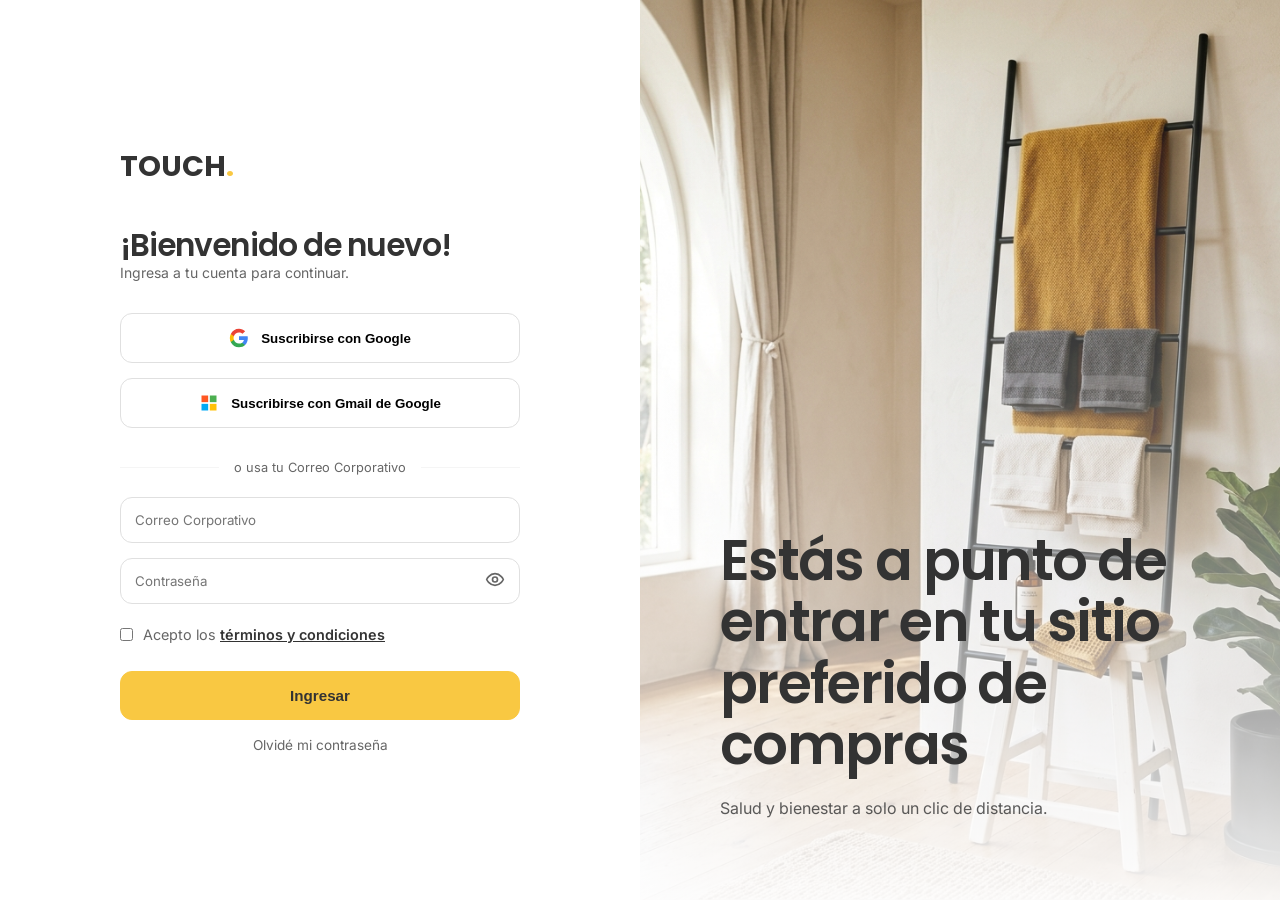
<file: producto.html>
﻿<!DOCTYPE html>
<html lang="es">
<head>
    <meta charset="UTF-8">
    <meta name="viewport" content="width=device-width, initial-scale=1.0">
    <title>Detalle del Producto - iSAGI Shop and bulk</title>
    <link rel="stylesheet" href="styles.css">
    <style>
        .product-detail-container {
            display: grid;
            grid-template-columns: 1fr 1fr;
            gap: 60px;
            padding: 40px 0;
            align-items: start;
        }

        .product-detail-info {
            display: flex;
            flex-direction: column;
            gap: 20px;
        }

        .detail-price {
            font-size: 2.5rem;
            font-weight: 700;
            color: var(--primary-text);
        }

        .detail-actions {
            display: flex;
            gap: 20px;
            margin-top: 20px;
        }

        .back-link {
            display: inline-flex;
            align-items: center;
            gap: 10px;
            text-decoration: none;
            color: var(--secondary-text);
            font-weight: 600;
            margin-bottom: 20px;
            transition: var(--transition);
        }

        .back-link:hover {
            color: var(--primary-text);
        }

        .product-gallery {
            display: flex;
            flex-direction: column;
            gap: 16px;
        }

        .product-detail-img {
            position: relative;
            width: 100%;
            aspect-ratio: 1;
            background: var(--light-gray);
            border-radius: var(--radius-card);
            overflow: hidden;
            border: 1px solid var(--medium-gray);
        }

        .product-detail-img img {
            width: 100%;
            height: 100%;
            object-fit: cover;
            mix-blend-mode: multiply;
        }

        .detail-thumbnails {
            display: flex;
            gap: 12px;
        }

        .detail-thumb {
            width: 80px;
            height: 80px;
            background: var(--light-gray);
            border-radius: 12px;
            border: 2px solid transparent;
            cursor: pointer;
            overflow: hidden;
            transition: var(--transition);
            display: flex;
            align-items: center;
            justify-content: center;
            padding: 4px;
        }

        .detail-thumb.active {
            border-color: var(--primary);
            background: var(--white);
            box-shadow: 0 4px 12px rgba(255, 198, 53, 0.2);
        }

        .detail-thumb img {
            width: 100%;
            height: 100%;
            object-fit: cover;
            mix-blend-mode: multiply;
        }

        .detail-thumb:hover {
            border-color: var(--primary);
            transform: translateY(-2px);
        }

        .gallery-nav-btn {
            position: absolute;
            top: 50%;
            transform: translateY(-50%) scale(0.9);
            background: none;
            border: none;
            display: flex;
            align-items: center;
            justify-content: center;
            cursor: pointer;
            color: #ffffff;
            opacity: 0;
            pointer-events: none;
            transition: opacity 0.2s, color 0.2s, transform 0.2s;
            z-index: 10;
            padding: 10px;
            filter: drop-shadow(0px 2px 4px rgba(0, 0, 0, 0.35));
        }

        .gallery-nav-btn:hover {
            color: #ffffff;
            transform: translateY(-50%) scale(1.1);
        }

        .gallery-nav-btn.prev-btn { left: 12px; }
        .gallery-nav-btn.next-btn { right: 12px; }

        .product-detail-img:hover .gallery-nav-btn {
            opacity: 1;
            pointer-events: auto;
            transform: translateY(-50%) scale(1);
        }

        .gallery-nav-btn svg {
            width: 28px;
            height: 28px;
        }

        .variant-panel {
            margin-top: 8px;
            padding: 12px;
            background: #fafafa;
            border-radius: 16px;
        }

        .variant-label {
            font-size: 12px;
            font-weight: 700;
            text-transform: uppercase;
            letter-spacing: 0.04em;
            color: var(--secondary-text);
            margin-bottom: 10px;
        }

        .color-swatch-grid {
            display: grid;
            grid-template-columns: repeat(10, minmax(0, 1fr));
            grid-template-rows: repeat(2, auto);
            gap: 8px;
        }

        .color-swatch {
            aspect-ratio: 1;
            border-radius: 10px;
            border: 2px solid transparent;
            overflow: hidden;
            background: var(--white);
            display: block;
            transition: transform 0.2s ease, box-shadow 0.2s ease, border-color 0.2s ease;
        }

        .color-swatch img {
            width: 100%;
            height: 100%;
            object-fit: cover;
            mix-blend-mode: multiply;
        }

        .color-swatch:hover {
            transform: translateY(-2px) scale(1.04);
            border-color: var(--primary);
        }

        .color-swatch.selected {
            border-color: var(--primary);
            box-shadow: 0 0 0 3px #FFF4D4;
        }

        .size-chip-grid {
            display: flex;
            flex-wrap: wrap;
            gap: 8px;
            margin-top: 4px;
        }

        .size-chip {
            padding: 8px 12px;
            border-radius: var(--radius-full);
            border: 1px solid var(--medium-gray);
            background: var(--white);
            text-decoration: none;
            color: var(--primary-text);
            font-size: 13px;
            font-weight: 600;
            transition: var(--transition);
        }

        .size-chip:hover {
            transform: translateY(-1px);
            border-color: var(--primary);
        }

        .size-chip.selected {
            border-color: var(--primary);
            background: #FFF8DC;
        }

        @media (max-width: 900px) {
            .color-swatch-grid {
                grid-template-columns: repeat(8, minmax(0, 1fr));
            }
        }

        @media (max-width: 768px) {
            .product-detail-container {
                grid-template-columns: 1fr;
                gap: 30px;
            }
        }
    </style>
</head>
<body>
    <div id="mainHeader"></div>

    <div class="cart-overlay" id="cartOverlay"></div>
    <div class="cart-drawer" id="cartDrawer">
        <div class="cart-header">
            <h3>Tu Carrito</h3>
            <button class="icon-button" id="closeCart" data-tooltip="Cerrar carrito">
                <svg xmlns="http://www.w3.org/2000/svg" width="24" height="24" viewBox="0 0 24 24" fill="none" stroke="currentColor" stroke-width="2" stroke-linecap="round" stroke-linejoin="round"><line x1="18" y1="6" x2="6" y2="18"/><line x1="6" y1="6" x2="18" y2="18"/></svg>
            </button>
        </div>
        <div class="cart-body" id="cartBody"></div>
        <div class="cart-footer">
            <div class="cart-row">
                <span>Subtotal:</span>
                <span id="cartSubtotalText">S/ 0.00</span>
            </div>
            <div class="cart-row">
                <span>IGV (18%):</span>
                <span id="cartTaxText">S/ 0.00</span>
            </div>
            <div class="cart-total">
                <span>Total:</span>
                <span id="cartTotalText">S/ 0.00</span>
            </div>
            <div class="cart-footer-actions">
                <button class="add-btn btn-primary" id="checkoutBtn" data-tooltip="Finalizar compra">Finalizar Compra</button>
                <button id="clearCartBtn" class="clear-cart-btn-icon" data-tooltip="Vaciar carrito">
                    <svg xmlns="http://www.w3.org/2000/svg" width="20" height="20" viewBox="0 0 24 24" fill="none" stroke="currentColor" stroke-width="2" stroke-linecap="round" stroke-linejoin="round"><path d="M3 6h18M19 6v14c0 1-1 2-2 2H7c-1 0-2-1-2-2V6M8 6V4c0-1 1-2 2-2h4c1 0 2 1 2 2v2M10 11v6M14 11v6"/></svg>
                </button>
            </div>
        </div>
    </div>

    <div class="container" style="padding-top: 40px;">
        <main class="product-page-main">
            <section class="store-content">
                <a href="index.html" class="back-link">
                    <svg xmlns="http://www.w3.org/2000/svg" width="20" height="20" viewBox="0 0 24 24" fill="none" stroke="currentColor" stroke-width="2" stroke-linecap="round" stroke-linejoin="round"><line x1="19" y1="12" x2="5" y2="12"/><polyline points="12 19 5 12 12 5"/></svg>
                    Volver a la tienda
                </a>
                <div id="productDetail"></div>
            </section>
        </main>
    </div>

    <div id="confirmModal" class="modal-overlay">
        <div class="modal-content">
            <div class="modal-title">¿Vaciar carrito?</div>
            <div class="modal-text">Se eliminarán todos los productos de tu lista. Esta acción no se puede deshacer.</div>
            <div class="modal-actions">
                <button id="cancelModalBtn" class="modal-btn btn-cancel">Cancelar</button>
                <button id="confirmModalBtn" class="modal-btn btn-confirm">Vaciar Todo</button>
            </div>
        </div>
    </div>

    <script type="module" src="app.js"></script>
</body>
</html>
</file>
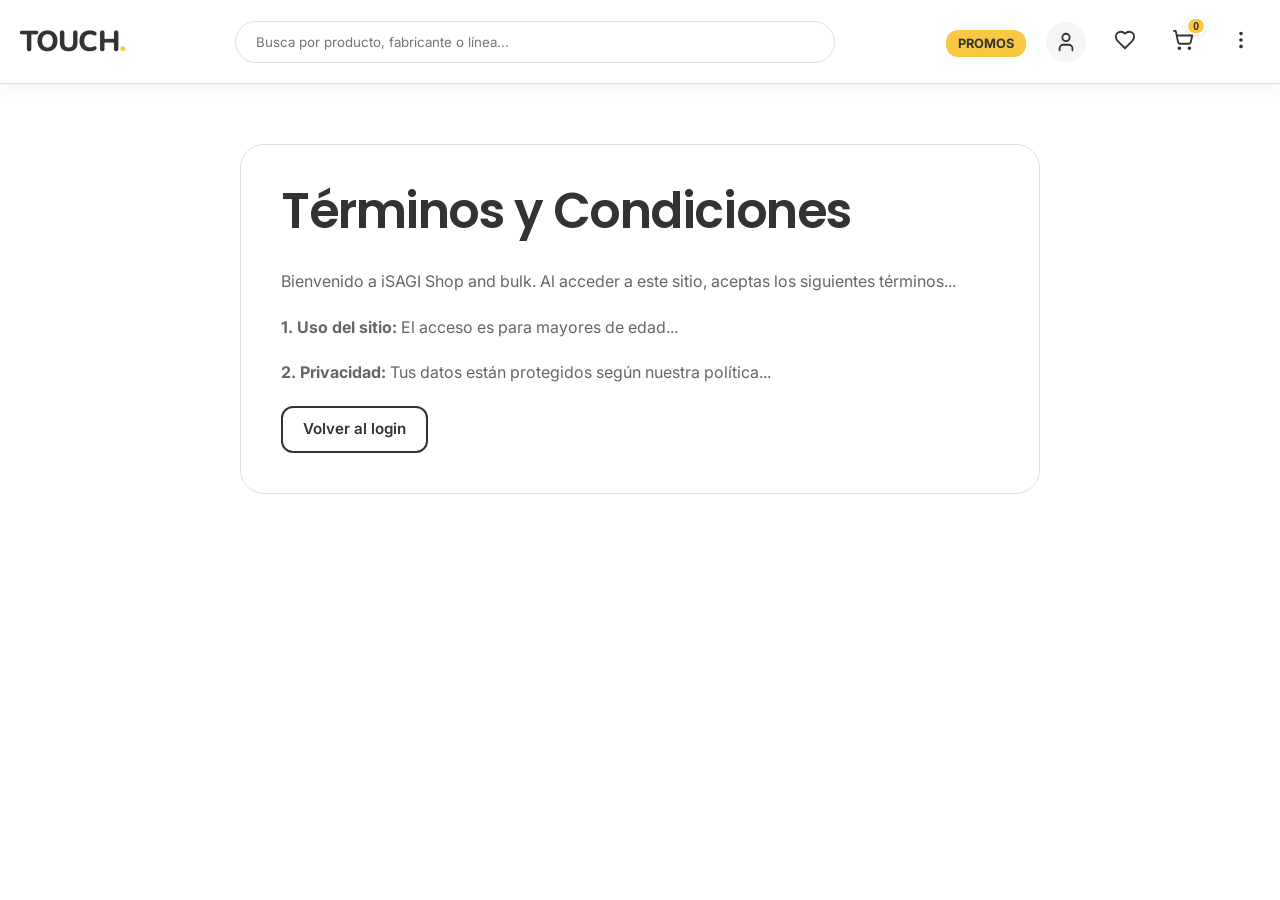
<file: terminos.html>
<!DOCTYPE html>
<html lang="es">
<head>
    <meta charset="UTF-8">
    <meta name="viewport" content="width=device-width, initial-scale=1.0">
    <title>Términos y Condiciones - iSAGI Shop and bulk</title>
    <link rel="stylesheet" href="styles.css">
    <style>
        .terms-content {
            max-width: 800px;
            margin: 60px auto;
            padding: 40px;
            background: var(--white);
            border-radius: var(--radius-card);
            border: 1px solid var(--medium-gray);
        }
        .terms-content h1 { margin-bottom: 30px; }
        .terms-content p { margin-bottom: 20px; line-height: 1.6; color: var(--secondary-text); }
    </style>
</head>
<body>
    <div id="mainHeader"></div>
    
    <div class="container">
        <div class="terms-content">
            <h1>Términos y Condiciones</h1>
            <p>Bienvenido a iSAGI Shop and bulk. Al acceder a este sitio, aceptas los siguientes términos...</p>
            <p><b>1. Uso del sitio:</b> El acceso es para mayores de edad...</p>
            <p><b>2. Privacidad:</b> Tus datos están protegidos según nuestra política...</p>
            <a href="login.html" class="add-btn btn-outline-secondary" style="text-decoration: none; display: inline-block;">Volver al login</a>
        </div>
    </div>

    <script type="module" src="app.js"></script>
</body>
</html>
</file>
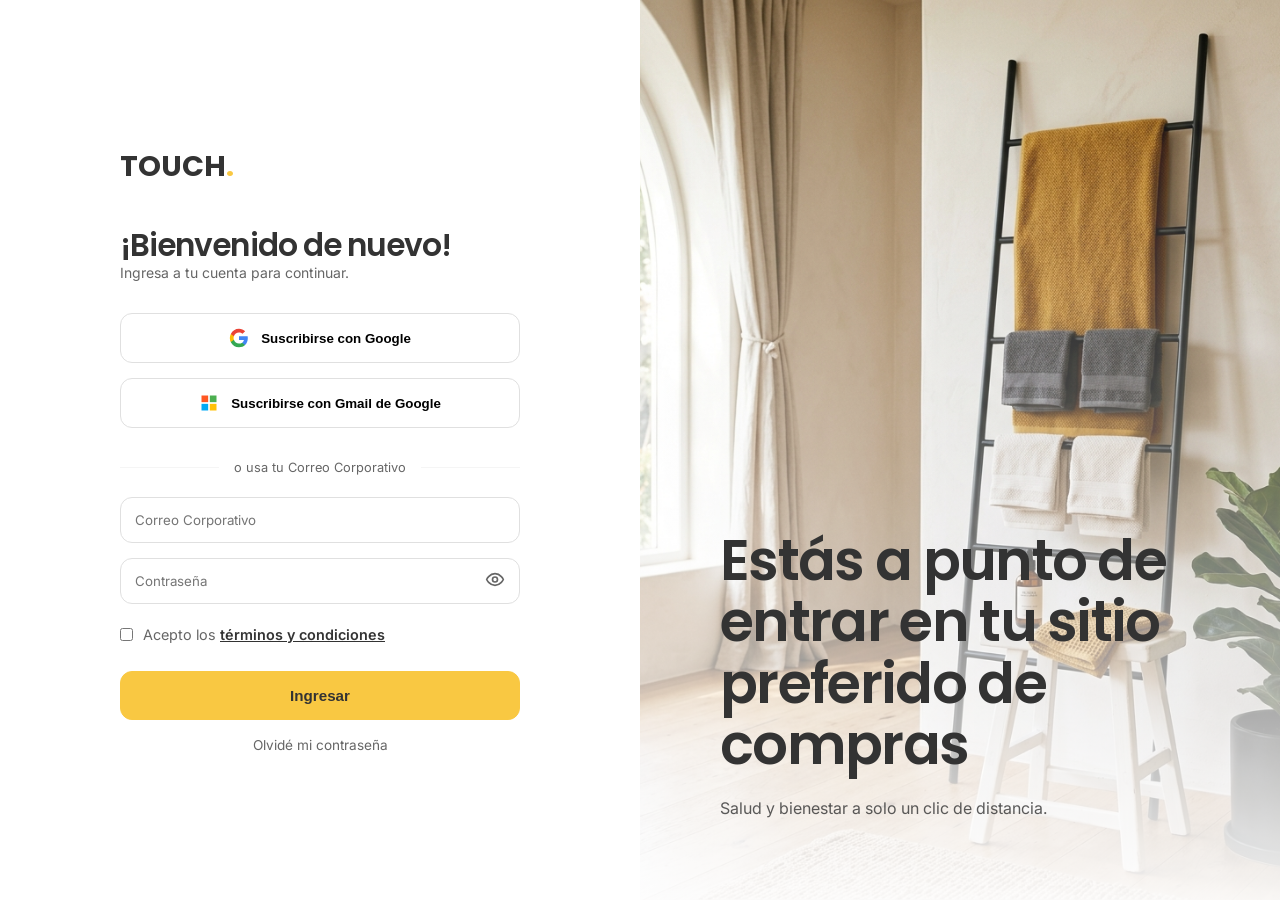
<file: admin/catalogo.html>
<!DOCTYPE html>
<html lang="es">
<head>
    <meta charset="UTF-8">
    <meta name="viewport" content="width=device-width, initial-scale=1.0">
    <title>Catálogo Técnico de Productos - iSAGI Shop and bulk</title>
    <meta name="description" content="Consulta nuestro catálogo detallado de productos con especificaciones técnicas.">
    <link rel="stylesheet" href="../styles.css">
    <style>
        .catalog-container {
            padding: 40px 0;
        }
        .catalog-header {
            margin-bottom: 30px;
            display: flex;
            justify-content: space-between;
            align-items: flex-end;
            border-bottom: 2px solid var(--color-primary-100);
            padding-bottom: 20px;
        }
        .catalog-table-wrapper {
            background: var(--white);
            border-radius: var(--radius-card);
            box-shadow: 0 10px 30px rgba(0,0,0,0.05);
            overflow: hidden;
            border: 1px solid var(--medium-gray);
        }
        table {
            width: 100%;
            border-collapse: collapse;
            font-size: 0.9rem;
        }
        th {
            background: var(--color-primary-50);
            color: var(--color-primary-900);
            text-align: left;
            padding: 15px 20px;
            font-weight: 600;
            text-transform: uppercase;
            letter-spacing: 0.05em;
            font-size: 0.75rem;
        }
        td {
            padding: 15px 20px;
            border-bottom: 1px solid var(--light-gray);
            vertical-align: middle;
        }
        tr:hover td {
            background: var(--color-primary-50);
        }
        .prod-img-mini {
            width: 40px;
            height: 40px;
            border-radius: 8px;
            object-fit: cover;
            background: var(--light-gray);
        }
        .badge-linea {
            background: var(--color-primary-100);
            color: var(--color-primary-700);
            padding: 4px 8px;
            border-radius: 6px;
            font-size: 0.75rem;
            font-weight: 600;
        }
        .price-tag {
            font-weight: 700;
            color: var(--primary-text);
        }
        .cost-tag {
            font-size: 0.8rem;
            color: var(--secondary-text);
        }
        .color-dot {
            display: inline-block;
            width: 12px;
            height: 12px;
            border-radius: 50%;
            margin-right: 5px;
            border: 1px solid var(--medium-gray);
        }
    </style>
</head>
<body>
    <!-- Dynamic Header -->
    <div id="mainHeader"></div>

    <!-- Cart Drawer -->
    <div class="cart-overlay" id="cartOverlay"></div>
    <div class="cart-drawer" id="cartDrawer">
        <div class="cart-header">
            <h3>Tu Carrito</h3>
            <button class="icon-button" id="closeCart" data-tooltip="Cerrar carrito">
                <svg xmlns="http://www.w3.org/2000/svg" width="24" height="24" viewBox="0 0 24 24" fill="none" stroke="currentColor" stroke-width="2" stroke-linecap="round" stroke-linejoin="round"><line x1="18" y1="6" x2="6" y2="18"/><line x1="6" y1="6" x2="18" y2="18"/></svg>
            </button>
        </div>
        <div class="cart-body" id="cartBody"></div>
        <div class="cart-footer" id="cartFooter">
            <div class="cart-total">
                <span>Total:</span>
                <span id="cartTotalText">S/ 0.00</span>
            </div>
            <div class="cart-footer-actions">
                <a href="checkout.html" id="checkoutBtn" class="add-btn btn-primary" style="text-decoration: none;" data-tooltip="Finalizar compra">Finalizar Compra</a>
                <button id="clearCartBtn" class="clear-cart-btn-icon" data-tooltip="Vaciar carrito">
                    <svg xmlns="http://www.w3.org/2000/svg" width="20" height="20" viewBox="0 0 24 24" fill="none" stroke="currentColor" stroke-width="2" stroke-linecap="round" stroke-linejoin="round"><path d="M3 6h18M19 6v14c0 1-1 2-2 2H7c-1 0-2-1-2-2V6M8 6V4c0-1 1-2 2-2h4c1 0 2 1 2 2v2M10 11v6M14 11v6"/></svg>
                </button>
            </div>
        </div>
    </div>

    <div class="container catalog-container">
        <div class="catalog-header">
            <div>
                <h1>Catálogo Técnico</h1>
                <p class="grayscale-60">Listado detallado de especificaciones y costos por artículo.</p>
            </div>
            <div class="search-bar" style="max-width: 300px;">
                <input type="text" id="catalogSearch" placeholder="Filtrar catálogo...">
            </div>
        </div>

        <div class="catalog-table-wrapper">
            <table id="catalogTable">
                <thead>
                    <tr>
                        <th>Producto</th>
                        <th>Código</th>
                        <th>Fabricante / Línea</th>
                        <th>Dimensiones</th>
                        <th>Pack</th>
                        <th>Colores</th>
                        <th>Costo Unit.</th>
                        <th>Precio Venta</th>
                        <th>Acción</th>
                    </tr>
                </thead>
                <tbody id="catalogBody">
                    <!-- Dynamic Rows -->
                </tbody>
            </table>
        </div>
    </div>

    <script type="module">
        import { products } from '../data.js';
        import { fixPath } from '../app.js';

        function renderCatalog(filter = '') {
            const body = document.getElementById('catalogBody');
            const filtered = products.filter(p => 
                p.name.toLowerCase().includes(filter.toLowerCase()) || 
                p.codigo_articulo.toLowerCase().includes(filter.toLowerCase()) ||
                p.fabricante.toLowerCase().includes(filter.toLowerCase())
            );

            body.innerHTML = filtered.map(p => `
                <tr>
                    <td>
                        <div style="display: flex; align-items: center; gap: 12px;">
                            <img src="${fixPath(p.image)}" class="prod-img-mini">
                            <div style="font-weight: 600;">${p.name}</div>
                        </div>
                    </td>
                    <td><code style="background: #f0f4f8; padding: 2px 6px; border-radius: 4px; font-size: 0.8rem;">${p.codigo_articulo}</code></td>
                    <td>
                        <div style="font-size: 0.8rem; font-weight: 600;">${p.fabricante}</div>
                        <div class="badge-linea">${p.linea}</div>
                    </td>
                    <td>${p.dimensiones}</td>
                    <td>${p.pack}</td>
                    <td>
                        ${p.colores.map(c => `
                            <div style="display: flex; align-items: center; font-size: 0.75rem; margin-bottom: 2px;">
                                <span class="color-dot" style="background-color: ${getColorHex(c)}"></span>
                                ${c}
                            </div>
                        `).join('')}
                    </td>
                    <td class="cost-tag">S/ ${p.costo_unitario.toFixed(2)}</td>
                    <td class="price-tag">S/ ${p.price.toFixed(2)}</td>
                    <td>
                        <button class="add-btn btn-primary" data-id="${p.id}" style="padding: 6px 12px; font-size: 0.8rem;">
                            Agregar
                        </button>
                    </td>
                </tr>
            `).join('');
        }

        function getColorHex(name) {
            const colors = {
                'Blanco': '#ffffff',
                'Rojo': '#ff4d4f',
                'Azul': '#3783ff',
                'Naranja': '#ffa940',
                'Amarillo': '#ffec3d',
                'Celeste': '#91d5ff',
                'Transparente': 'rgba(255,255,255,0.5)'
            };
            return colors[name] || '#ccc';
        }

        document.getElementById('catalogSearch').addEventListener('input', (e) => {
            renderCatalog(e.target.value);
        });

        // Initialize
        renderCatalog();
    </script>
    <script type="module" src="../app.js"></script>
</body>
</html>
</file>
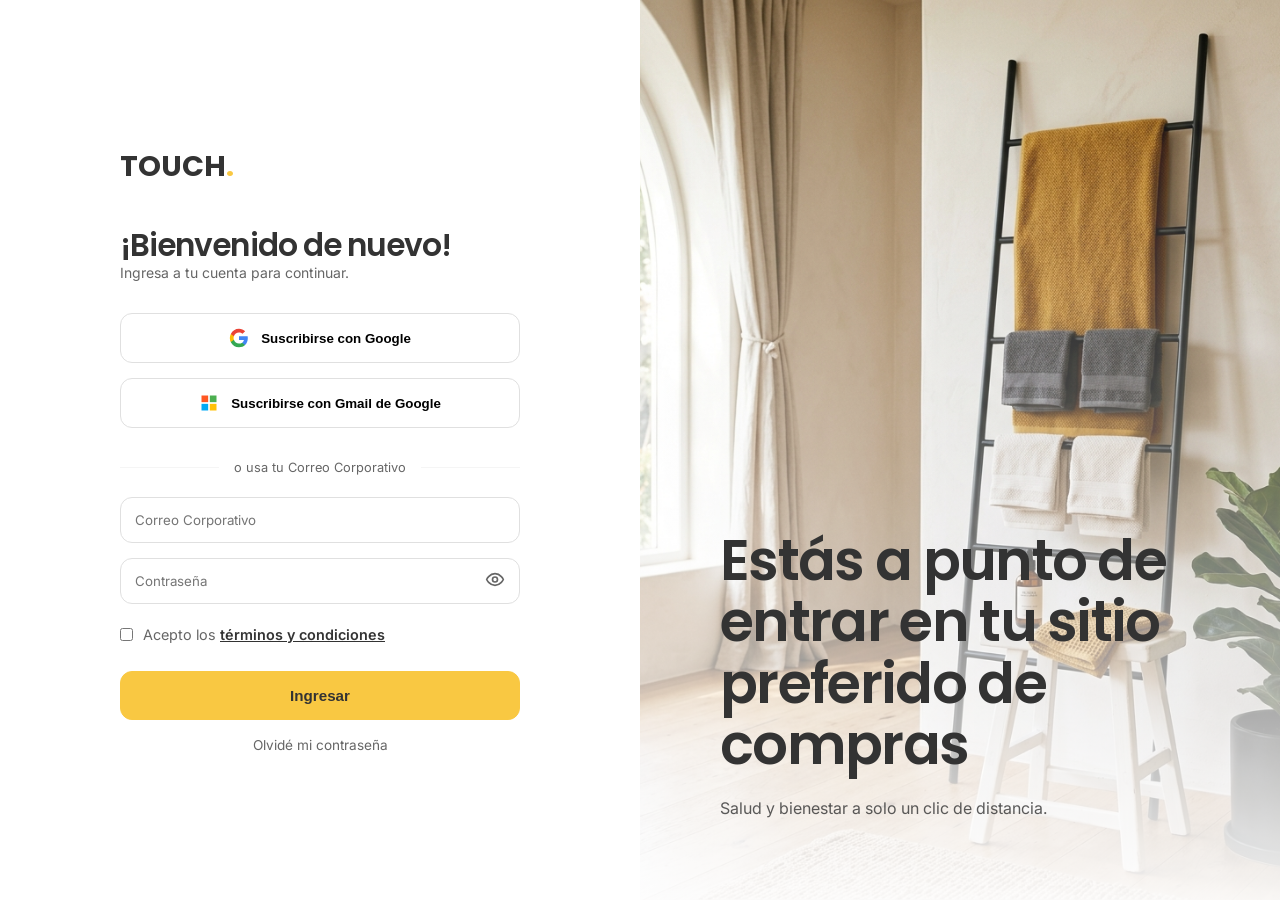
<file: admin/promociones.html>
<!DOCTYPE html>
<html lang="es">
<head>
    <meta charset="UTF-8">
    <meta name="viewport" content="width=device-width, initial-scale=1.0">
    <title>Gestión de Promociones - iSAGI Shop and bulk</title>
    <link rel="stylesheet" href="../styles.css">
    <style>
        .promotions-grid {
            display: grid;
            grid-template-columns: repeat(auto-fill, minmax(300px, 1fr));
            gap: 24px;
            padding: 20px 0;
        }

        .promo-card {
            background: var(--white);
            border: 1px solid var(--medium-gray);
            border-radius: var(--radius-card);
            padding: 24px;
            display: flex;
            flex-direction: column;
            gap: 15px;
            transition: var(--transition);
        }

        .promo-card:hover {
            border-color: var(--primary);
            box-shadow: 0 10px 20px rgba(0,0,0,0.05);
        }

        .promo-header {
            display: flex;
            justify-content: space-between;
            align-items: flex-start;
        }

        .promo-status {
            padding: 4px 10px;
            border-radius: var(--radius-full);
            font-size: 0.75rem;
            font-weight: 700;
            background: var(--light-gray);
        }

        .promo-status.active {
            background: #e6fffa;
            color: #2c7a7b;
        }

        .promo-dates {
            font-size: 0.85rem;
            color: var(--secondary-text);
        }

        /* Modal Styles */
        .modal-overlay {
            position: fixed;
            top: 0;
            left: 0;
            width: 100%;
            height: 100%;
            background: rgba(0,0,0,0.5);
            display: none;
            align-items: center;
            justify-content: center;
            z-index: 2000;
            backdrop-filter: blur(4px);
        }

        .modal {
            background: var(--white);
            width: 100%;
            max-width: 500px;
            border-radius: var(--radius-card);
            padding: 40px;
            position: relative;
        }

        .modal-header {
            margin-bottom: 25px;
        }

        .form-group {
            margin-bottom: 20px;
        }

        .form-group label {
            display: block;
            margin-bottom: 8px;
            font-weight: 600;
            font-size: 0.9rem;
        }

        .form-group input {
            width: 100%;
            padding: 12px 15px;
            border: 1px solid var(--medium-gray);
            border-radius: var(--radius-button);
            font-size: 1rem;
            outline: none;
        }

        .form-group input:focus {
            border-color: var(--primary);
        }
    </style>
</head>
<body>
    <!-- Dynamic Header -->
    <div id="mainHeader"></div>

    <!-- Cart Drawer (Common) -->
    <div class="cart-overlay" id="cartOverlay"></div>
    <div class="cart-drawer" id="cartDrawer">
        <div class="cart-header">
            <h3>Tu Carrito</h3>
            <button class="icon-button" id="closeCart" data-tooltip="Cerrar carrito">X</button>
        </div>
        <div class="cart-body" id="cartBody"></div>
        <div class="cart-footer">
            <div class="cart-total">
                <span>Total:</span>
                <span id="cartTotalText">S/ 0.00</span>
            </div>
            <div class="cart-footer-actions">
                <button class="add-btn btn-primary" id="checkoutBtn" data-tooltip="Finalizar compra">Finalizar Compra</button>
                <button id="clearCartBtn" class="clear-cart-btn-icon" data-tooltip="Vaciar carrito">
                    <svg xmlns="http://www.w3.org/2000/svg" width="20" height="20" viewBox="0 0 24 24" fill="none" stroke="currentColor" stroke-width="2" stroke-linecap="round" stroke-linejoin="round"><path d="M3 6h18M19 6v14c0 1-1 2-2 2H7c-1 0-2-1-2-2V6M8 6V4c0-1 1-2 2-2h4c1 0 2 1 2 2v2M10 11v6M14 11v6"/></svg>
                </button>
            </div>
        </div>
    </div>

    <div class="container" style="padding-top: 40px;">
        <main style="grid-template-columns: 1fr;">
            <section class="store-content">
                <div style="display: flex; justify-content: space-between; align-items: center; margin-bottom: 30px;">
                    <div>
                        <h1>Gestión de Promociones</h1>
                        <p class="label-small grayscale-60">Configura tus campañas y periodos de vigencia.</p>
                    </div>
                    <button class="add-btn btn-primary" id="addPromoBtn" style="flex: 0;">+ Nueva Promoción</button>
                </div>

                <div class="promotions-grid" id="promotionsGrid">
                    <!-- Dynamic rendering -->
                </div>
            </section>
        </main>
    </div>

    <!-- Modal Form -->
    <div class="modal-overlay" id="modalOverlay">
        <div class="modal">
            <div class="modal-header">
                <h3 id="modalTitle">Nueva Promoción</h3>
            </div>
            <form id="promoForm">
                <input type="hidden" id="promoId">
                <div class="form-group">
                    <label>Nombre de la Promoción</label>
                    <input type="text" id="promoName" required placeholder="Ej. CyberWow">
                </div>
                <div class="form-group">
                    <label>Fecha de Inicio</label>
                    <input type="date" id="promoStart" required>
                </div>
                <div class="form-group">
                    <label>Fecha de Fin</label>
                    <input type="date" id="promoEnd" required>
                </div>
                <div style="display: flex; gap: 10px; margin-top: 30px;">
                    <button type="button" class="add-btn btn-outline-secondary" id="cancelBtn">Cancelar</button>
                    <button type="submit" class="add-btn btn-primary">Guardar Promoción</button>
                </div>
            </form>
        </div>
    </div>

    <script type="module" src="../app.js"></script>
    <script type="module">
        import { campaigns } from '../data.js';
        
        // This logic could be in app.js or here
        // I'll add specific listeners for the promotions logic
    </script>
</body>
</html>
</file>
<file: styles.css>
@import url('https://fonts.googleapis.com/css2?family=Inter:wght@400;500;600&family=Poppins:wght@600;700&family=Nunito:wght@700;800&display=swap');

:root {
    /* Colors */
    --primary: #F9C842;
    /* Apollo.io Yellow */
    --primary-text: #333333;
    /* 80% Black */
    --secondary-text: #666666;
    --light-gray: #F5F5F5;
    --medium-gray: #E0E0E0;
    --white: #FFFFFF;
    --heart-red: #FF4D4F;

    /* Radii */
    --radius-card: 24px;
    --radius-button: 12px;
    --radius-full: 999px;

    /* Spacing */
    --padding-card: 10px;

    /* Transitions */
    --transition: all 0.3s cubic-bezier(0.4, 0, 0.2, 1);
}

* {
    margin: 0;
    padding: 0;
    box-sizing: border-box;
}

body {
    font-family: 'Inter', sans-serif;
    color: var(--primary-text);
    background-color: var(--white);
    line-height: 1.5;
    -webkit-font-smoothing: antialiased;
}

/* Typography */
h1,
h2,
h3,
h4,
h5,
h6 {
    font-weight: 600;
}

h1,
h2,
h3,
h4 {
    letter-spacing: -0.03em;
}

h1,
h2,
h3 {
    font-family: 'Poppins', sans-serif;
    line-height: 1.1;
}

h4 {
    line-height: 1.25;
}

h1 {
    font-size: 3.06rem;
}

/* 49px */
h2 {
    font-size: 2.44rem;
}

/* 39px */
h3 {
    font-size: 1.95rem;
}

/* 31px */
h4 {
    font-size: 1.56rem;
}

/* 25px */
h5 {
    font-size: 1.25rem;
}

/* 20px */
h6 {
    font-size: 1rem;
}

/* 16px */

.label-small {
    font-size: 0.875rem;
    /* 14px */
    color: var(--secondary-text);
}

.label-extra-small {
    font-size: 0.75rem;
    /* 12px */
    color: var(--secondary-text);
}

/* Layout */
.container {
    max-width: 1400px;
    margin: 0 auto;
    padding: 0 20px;
    transition: filter 0.3s ease; /* Transición para el desenfoque */
}

/* Banner */
.offer-banner {
    width: 100%;
    height: 70px;
    background: linear-gradient(to right, #ffffff 0%, #FFE2EB 100%);
    display: flex;
    align-items: center;
    justify-content: center;
    border-bottom: 1px solid #ffe3e8;
    padding: 0 40px;
    box-sizing: border-box;
}

.offer-banner-content {
    display: flex;
    align-items: center;
    width: 100%;
    max-width: 1200px;
    justify-content: space-between;
    gap: 20px;
}

.offer-banner-left {
    display: flex;
    align-items: baseline;
    gap: 30px;
}

.offer-banner-title {
    font-family: 'Poppins', sans-serif;
    font-size: 1.25rem;
    font-weight: 700;
    color: #611f2d;
    white-space: nowrap;
}

.offer-banner-desc {
    font-size: 0.95rem;
    color: #555;
    font-weight: 500;
}

.offer-banner-btn {
    background: #000;
    color: #fff;
    border: none;
    padding: 6px 20px;
    border-radius: 999px;
    font-size: 0.75rem;
    font-weight: 700;
    letter-spacing: 0.05em;
    cursor: pointer;
    transition: background 0.2s;
    white-space: nowrap;
}

.offer-banner-btn:hover {
    background: #222;
}

/* Header */
/* Header container for sticky behavior */
#mainHeader {
    position: sticky;
    top: 0;
    z-index: 1000;
    height: fit-content;
    transition: filter 0.3s ease; /* Transición para el desenfoque */
}

header {
    background: var(--white);
    padding: 20px 0;
    border-bottom: 1px solid var(--medium-gray);
    box-shadow: 0 4px 20px rgba(0, 0, 0, 0.05);
    /* Subtle shadow when sticking */
}

.header-content {
    display: flex;
    align-items: center;
    justify-content: space-between;
    gap: 30px;
}

.logo {
    font-family: 'Nunito', sans-serif;
    font-size: 1.8rem;
    font-weight: 800;
    color: rgba(0, 0, 0, 0.8);
    text-decoration: none;
    display: flex;
    align-items: center;
    gap: 0;
    /* Reduced gap for the dot */
    letter-spacing: -0.03em;
}

.logo span {
    color: var(--primary);
}

.search-bar {
    flex: 1;
    max-width: 600px;
    position: relative;
}

.search-bar input {
    width: 100%;
    padding: 12px 20px;
    border-radius: var(--radius-full);
    border: 1px solid var(--medium-gray);
    font-family: 'Inter', sans-serif;
    outline: none;
    transition: var(--transition);
}

.search-bar input:focus {
    border-color: var(--primary);
    box-shadow: 0 0 0 4px rgba(249, 200, 66, 0.18);
}

.header-actions {
    display: flex;
    align-items: center;
    gap: 20px;
}

.icon-button {
    background: none;
    border: none;
    cursor: pointer;
    position: relative;
    padding: 8px;
    border-radius: var(--radius-button);
    transition: var(--transition);
    color: var(--primary-text);
}

.icon-button:hover {
    background: var(--light-gray);
}

.badge {
    position: absolute;
    top: -4px;
    right: -4px;
    background: var(--primary);
    color: var(--primary-text);
    font-size: 0.65rem;
    font-weight: 800;
    min-width: 18px;
    height: 18px;
    padding: 0 5px;
    border-radius: 10px;
    display: flex;
    align-items: center;
    justify-content: center;
    border: 2px solid var(--white);
    box-shadow: 0 2px 5px rgba(0,0,0,0.1);
    pointer-events: none;
    transition: transform 0.3s cubic-bezier(0.175, 0.885, 0.32, 1.275);
}

@keyframes badge-pop {
    0% { transform: scale(1); }
    50% { transform: scale(1.4) translateY(-5px); }
    100% { transform: scale(1); }
}

.badge-animate {
    animation: badge-pop 0.5s cubic-bezier(0.175, 0.885, 0.32, 1.275);
}

.btn-click-pulse {
    animation: btn-pulse 0.4s ease;
}

@keyframes btn-pulse {
    0% { transform: scale(1); }
    30% { transform: scale(0.95); }
    100% { transform: scale(1); }
}

/* Tooltip System */
[data-tooltip] {
    position: relative;
}

[data-tooltip]::before {
    content: attr(data-tooltip);
    position: absolute;
    bottom: 110%;
    left: 50%;
    transform: translateX(-50%) scale(0.95);
    background: #1a1a1a;
    color: #fff;
    padding: 6px 12px;
    border-radius: 8px;
    font-size: 0.75rem;
    font-weight: 500;
    white-space: nowrap;
    opacity: 0;
    visibility: hidden;
    transition: opacity 0.2s ease, transform 0.2s cubic-bezier(0.175, 0.885, 0.32, 1.275), visibility 0.2s;
    z-index: 2000;
    pointer-events: none;
    box-shadow: 0 10px 25px rgba(0,0,0,0.3);
}

[data-tooltip]:hover::before {
    opacity: 1;
    visibility: visible;
    transform: translateX(-50%) scale(1);
}

/* Main Layout */
main {
    display: grid;
    grid-template-columns: 280px 1fr;
    gap: 40px;
    padding: 40px 0;
}

main.product-page-main {
    grid-template-columns: 1fr;
}

/* Sidebar */
.sidebar {
    position: sticky;
    top: 100px;
    max-height: calc(100vh - 120px);
    overflow-y: auto;
    padding-right: 10px;
    scrollbar-gutter: stable;
    scrollbar-width: thin;
    scrollbar-color: transparent transparent;
    transition: scrollbar-color 0.55s ease;
}

.sidebar.is-scroll-active,
.sidebar:hover,
.sidebar:focus-within {
    scrollbar-color: rgba(160, 160, 160, 0.55) transparent;
}

/* Soft fade scrollbars (shared) */
.soft-scroll,
.cart-body {
    scrollbar-gutter: stable;
    scrollbar-width: thin;
    scrollbar-color: transparent transparent;
    transition: scrollbar-color 0.55s ease;
}

.soft-scroll.is-scroll-active,
.soft-scroll:hover,
.soft-scroll:focus-within,
.cart-body.is-scroll-active,
.cart-body:hover,
.cart-body:focus-within,
.sidebar.is-scroll-active,
.sidebar:hover,
.sidebar:focus-within {
    scrollbar-color: rgba(160, 160, 160, 0.55) transparent;
}

.soft-scroll::-webkit-scrollbar,
.sidebar::-webkit-scrollbar,
.cart-body::-webkit-scrollbar {
    width: 4px;
}

.soft-scroll::-webkit-scrollbar-track,
.sidebar::-webkit-scrollbar-track,
.cart-body::-webkit-scrollbar-track {
    background: transparent;
}

.soft-scroll::-webkit-scrollbar-thumb,
.sidebar::-webkit-scrollbar-thumb,
.cart-body::-webkit-scrollbar-thumb {
    background-color: transparent;
    border-radius: 10px;
    transition: background-color 0.55s ease;
}

.soft-scroll.is-scroll-active::-webkit-scrollbar-thumb,
.soft-scroll:hover::-webkit-scrollbar-thumb,
.soft-scroll:focus-within::-webkit-scrollbar-thumb,
.sidebar.is-scroll-active::-webkit-scrollbar-thumb,
.sidebar:hover::-webkit-scrollbar-thumb,
.sidebar:focus-within::-webkit-scrollbar-thumb,
.cart-body.is-scroll-active::-webkit-scrollbar-thumb,
.cart-body:hover::-webkit-scrollbar-thumb,
.cart-body:focus-within::-webkit-scrollbar-thumb {
    background-color: rgba(160, 160, 160, 0.55);
}

.soft-scroll.is-scroll-active::-webkit-scrollbar-thumb:hover,
.soft-scroll:hover::-webkit-scrollbar-thumb:hover,
.sidebar.is-scroll-active::-webkit-scrollbar-thumb:hover,
.sidebar:hover::-webkit-scrollbar-thumb:hover,
.cart-body.is-scroll-active::-webkit-scrollbar-thumb:hover,
.cart-body:hover::-webkit-scrollbar-thumb:hover {
    background-color: rgba(120, 120, 120, 0.75);
}

.filter-section {
    margin-bottom: 30px;
}

.filter-section h5 {
    margin-bottom: 15px;
    font-size: 1.1rem;
}

.filter-list {
    list-style: none;
}

.filter-item {
    padding: 8px 0;
    display: flex;
    align-items: center;
    gap: 10px;
    cursor: pointer;
    font-size: 0.95rem;
    color: var(--secondary-text);
    transition: var(--transition);
}

.filter-item:hover,
.filter-item.active,
.filter-item:has(input:checked) {
    color: var(--primary-text);
}

.filter-item:has(input:checked) label {
    font-weight: 600;
    color: var(--primary-text);
}

.filter-item input {
    width: 18px;
    height: 18px;
    accent-color: var(--primary);
    cursor: pointer;
    flex-shrink: 0;
}

.filter-item label {
    cursor: pointer;
    user-select: none;
}

/* Store Content */
.store-content {
    display: flex;
    flex-direction: column;
    gap: 30px;
}

.toolbar {
    display: flex;
    align-items: center;
    justify-content: space-between;
}

.view-controls {
    display: flex;
    gap: 10px;
}

.view-btn {
    background: var(--light-gray);
    border: 1px solid var(--medium-gray);
    padding: 8px 12px;
    border-radius: var(--radius-button);
    cursor: pointer;
    transition: var(--transition);
}

.view-btn.active {
    background: var(--primary);
    border-color: var(--primary);
}

/* Product Grid */
.product-grid {
    display: grid;
    gap: 24px;
    transition: all 0.5s ease;
}

.product-grid.cols-4 {
    grid-template-columns: repeat(4, 1fr);
}

.product-grid.cols-3 {
    grid-template-columns: repeat(3, 1fr);
}

.product-grid.list {
    grid-template-columns: 1fr;
}

/* Product Card */
.product-card {
    background: var(--white);
    border: 1px solid var(--medium-gray);
    border-radius: var(--radius-card);
    padding: var(--padding-card);
    position: relative;
    transition: var(--transition);
    display: flex;
    flex-direction: column;
    height: 100%;
}

.product-card:hover {
    box-shadow: 0 10px 30px rgba(0, 0, 0, 0.05);
    border-color: var(--primary);
}

.card-image-wrapper {
    position: relative;
    width: 100%;
    aspect-ratio: 1;
    border-radius: calc(var(--radius-card) - 6px);
    overflow: hidden;
    background: var(--light-gray);
    margin-bottom: 15px;
}

.card-image-wrapper img {
    width: 100%;
    height: 100%;
    object-fit: cover;
    mix-blend-mode: multiply;
    transition: var(--transition);
    /* Smooth transition */
}

.product-card:hover .card-image-wrapper img {
    transform: scale(1.1);
}

.favorite-btn {
    position: absolute;
    top: 12px;
    right: 12px;
    background: var(--white);
    border: none;
    width: 36px;
    height: 36px;
    border-radius: 50%;
    display: flex;
    align-items: center;
    justify-content: center;
    cursor: pointer;
    box-shadow: 0 4px 10px rgba(0, 0, 0, 0.1);
    transition: var(--transition);
    color: var(--medium-gray);
}

.favorite-btn.active {
    color: var(--heart-red);
}

.card-tag {
    position: absolute;
    top: 12px;
    left: 12px;
    background: var(--primary);
    padding: 4px 12px;
    border-radius: var(--radius-full);
    font-size: 0.7rem;
    font-weight: 700;
}

.card-content-wrapper {
    flex: 1;
    display: flex;
    flex-direction: column;
    gap: 4px;
    padding: 4px 4px 10px 4px;
}

.card-articulo {
    display: inline-block;
    align-self: flex-start;
    font-weight: 700;
    font-size: 0.8rem;
    color: #e67e22; /* Readable Orange */
    margin-bottom: 4px;
}

.card-name-link {
    text-decoration: none;
    color: inherit;
    display: block;
}

.card-name {
    font-size: 1.05rem;
    font-weight: 600;
    line-height: 1.3;
    color: #222;
    margin-bottom: 2px;
}

.card-brand {
    font-size: 0.8rem;
    color: var(--secondary-text);
    display: block;
    margin-bottom: 8px;
}

.card-price-group {
    display: flex;
    align-items: center;
    gap: 8px;
    margin-top: auto;
    margin-bottom: 4px;
}

.card-price {
    font-size: 1.45rem;
    font-weight: 700;
    color: #111;
    margin: 0;
}

.original-price {
    text-decoration: line-through;
    font-size: 0.85rem;
    color: var(--secondary-text);
    font-weight: 400;
}

.card-meta {
    font-size: 0.8rem;
    color: #595959;
    margin-bottom: 12px;
}

.card-actions {
    display: flex;
    align-items: center;
    justify-content: space-between;
    gap: 8px;
    margin-top: auto;
}

.qty-selector {
    display: flex;
    align-items: center;
    border: 1px solid var(--medium-gray);
    border-radius: var(--radius-button);
    background: var(--white);
    height: 40px;
}

.qty-btn {
    background: transparent;
    border: none;
    width: 32px;
    height: 100%;
    cursor: pointer;
    font-weight: 600;
    font-size: 1.1rem;
    color: #555;
    display: flex;
    align-items: center;
    justify-content: center;
    transition: background 0.2s;
}

.qty-selector .qty-btn:first-child {
    border-top-left-radius: var(--radius-button);
    border-bottom-left-radius: var(--radius-button);
}

.qty-selector .qty-btn:last-child {
    border-top-right-radius: var(--radius-button);
    border-bottom-right-radius: var(--radius-button);
}

.qty-btn:hover {
    background: #e8e8e8;
}

.qty-input {
    width: 32px;
    border: none;
    text-align: center;
    font-family: inherit;
    font-weight: 600;
    font-size: 0.9rem;
    color: #111;
    outline: none;
    background: transparent;
}

/* Chrome, Safari, Edge, Opera */
.qty-input::-webkit-outer-spin-button,
.qty-input::-webkit-inner-spin-button {
    -webkit-appearance: none;
    margin: 0;
}

/* Firefox */
.qty-input[type="number"] {
    appearance: textfield;
}

.card-btn-group {
    display: flex;
    gap: 8px;
    flex: 1;
    align-items: center;
}

.card-btn-group .pack-add-btn {
    width: 40px;
    height: 40px;
    padding: 0;
    border-radius: var(--radius-button);
    display: flex;
    align-items: center;
    justify-content: center;
    cursor: pointer;
    transition: background 0.2s;
    flex: 0 0 40px;
}

.card-btn-group .pack-add-btn:not(.btn-outline-secondary) {
    background: #ffd64a;
    color: #222;
    border: none;
}

.card-btn-group .pack-add-btn:not(.btn-outline-secondary):hover {
    background: #ffc926;
}

.card-btn-group .cart-add-btn {
    flex: 1;
    height: 40px;
    padding: 0;
    border-radius: var(--radius-button);
    display: flex;
    align-items: center;
    justify-content: center;
    cursor: pointer;
    transition: background 0.2s;
}

.card-btn-group .cart-add-btn:not(.btn-outline-secondary) {
    background: #1c1c1e;
    color: var(--white);
    border: none;
}

.card-btn-group .cart-add-btn:not(.btn-outline-secondary):hover {
    background: #000;
}

.add-btn {
    background: var(--primary-text);
    color: var(--white);
    border: 1px solid var(--primary-text);
    padding: 10px 20px;
    border-radius: var(--radius-button);
    font-weight: 600;
    font-size: 0.95rem;
    cursor: pointer;
    flex: 1;
    transition: var(--transition);
    display: inline-flex;
    align-items: center;
    justify-content: center;
    text-decoration: none;
}

.add-btn:hover {
    background: #000;
    border-color: #000;
}

.add-btn.disabled {
    opacity: 0.5;
    pointer-events: none;
    cursor: not-allowed;
    filter: grayscale(1);
}

.add-btn.disabled {
    background: #E0E0E0 !important;
    border: none !important;
    color: #999999 !important;
    opacity: 1;
    /* Using background color for the effect instead of opacity */
    pointer-events: none;
    cursor: not-allowed;
}

/* Button Variants */
.btn-primary {
    background: var(--primary);
    color: var(--primary-text);
    border-color: var(--primary);
}

.btn-primary:hover {
    background: #FFB200;
    border-color: #FFB200;
}

.btn-outline-primary {
    background: transparent;
    color: var(--primary-text);
    border: 2px solid var(--primary);
}

.btn-outline-primary:hover {
    background: var(--primary);
}

.btn-outline-secondary {
    background: transparent;
    color: var(--primary-text);
    border: 2px solid var(--primary-text);
}

.btn-outline-secondary:hover {
    background: var(--primary-text);
    color: var(--white);
}

/* Card Info Grid View Compatibility */
.inline-tag {
    display: none;
}

/* List View Specifics */
.product-grid.list {
    grid-template-columns: 1fr;
    gap: 16px;
}

.product-grid.list .product-card {
    flex-direction: row;
    width: 100%;
    max-width: none;
    height: 192px;
    box-sizing: border-box;
    align-items: center;
    gap: 24px;
    padding: 16px;
    border: 1px solid var(--medium-gray);
    border-radius: var(--radius-card);
    background: var(--white);
    overflow: hidden;
    transition: border-color 0.25s ease, box-shadow 0.25s ease !important;
}

.product-grid.list .product-card:hover {
    border-color: var(--primary) !important;
    box-shadow: 0 4px 16px rgba(249, 200, 66, 0.12) !important;
}

.product-grid.list .card-image-wrapper {
    width: 160px;
    height: 160px;
    margin-bottom: 0;
    flex-shrink: 0;
    border-radius: 24px !important; /* Redondear esquinas en 24px */
    border: 1px solid var(--medium-gray);
    background: var(--light-gray);
    position: relative;
    aspect-ratio: auto;
    overflow: hidden;
}

.product-grid.list .card-image-wrapper img {
    object-fit: contain;
    padding: 6px;
    border-radius: 24px !important; /* Redondear esquinas en 24px */
}

.product-grid.list .card-content-wrapper {
    flex: 1;
    display: grid;
    grid-template-columns: 1fr auto;
    grid-template-rows: auto auto auto auto;
    row-gap: 8px;
    column-gap: 16px;
    height: 100%;
    padding: 0;
    min-width: 0;
    align-content: space-between;
}

.product-grid.list .card-articulo {
    grid-row: 1;
    grid-column: 1;
    align-self: center;
    color: var(--primary); /* Yellow as in screenshot */
    font-size: 14px !important; /* Restaurado a tamaño original legible */
    font-weight: 700;
}

.product-grid.list .card-tag.inline-tag {
    grid-row: 1;
    grid-column: 2;
    justify-self: end;
    align-self: center;
    display: inline-block;
    position: static;
    padding: 2px 8px;
    font-size: 12px !important; /* Descuento burbuja: 12px */
    font-weight: 600;
    border-radius: var(--radius-full);
    background: var(--primary);
    color: var(--primary-text);
    border: none;
    white-space: nowrap;
}

.product-grid.list .grid-only-tag {
    display: none;
}

.product-grid.list .card-name-link {
    grid-row: 2;
    grid-column: 1;
    align-self: center;
    min-width: 0;
}

.product-grid.list .card-name {
    font-size: 20px !important; /* Nombre del producto: 20px */
    font-weight: 600;
    color: var(--primary-text);
    margin-bottom: 0;
    font-family: 'Inter', sans-serif !important;
    white-space: normal;
}

.product-grid.list .card-brand {
    grid-row: 3;
    grid-column: 1;
    align-self: center;
    font-size: 14px !important; /* Fabricante: 14px */
    color: var(--secondary-text);
    margin-bottom: 0;
    white-space: nowrap;
    font-family: 'Inter', sans-serif !important;
}

.product-grid.list .card-price-group {
    grid-row: 2;
    grid-column: 2;
    justify-self: end;
    align-self: center;
    display: flex;
    flex-direction: column;
    align-items: flex-end;
    text-align: right;
    flex-shrink: 0;
}

.product-grid.list .card-price-group.has-discount {
    grid-row: 2 / span 2;
}

.product-grid.list .card-price {
    font-size: 24px !important; /* Precio: 24px */
    font-weight: 700;
    color: var(--primary-text);
    margin-top: 0;
    margin-bottom: 0;
    font-family: 'Inter', sans-serif !important;
    white-space: nowrap;
}

.product-grid.list .original-price {
    font-size: 14px !important;
    color: var(--secondary-text);
    text-decoration: line-through;
    font-weight: 400;
    white-space: nowrap;
    margin-top: 2px;
}

.product-grid.list .card-meta {
    grid-row: 4;
    grid-column: 1;
    align-self: center;
    font-size: 14px !important; /* Detalles: 14px */
    color: var(--secondary-text);
    margin-bottom: 0;
    white-space: nowrap;
    font-family: 'Inter', sans-serif !important;
}

.product-grid.list .card-actions {
    grid-row: 4;
    grid-column: 2;
    justify-self: end;
    align-self: center;
    display: flex;
    align-items: center;
    gap: 12px;
    margin-top: 0;
    flex-shrink: 0;
}

.product-grid.list .qty-selector {
    height: 40px !important;
    border: 1px solid var(--medium-gray) !important;
    border-radius: 12px !important;
    background: var(--white) !important;
}

.product-grid.list .card-btn-group {
    flex: none;
    width: auto;
    gap: 8px;
    display: flex;
    align-items: center;
}

.product-grid.list .pack-add-btn {
    background: var(--white) !important;
    color: var(--primary-text) !important;
    border: 1px solid var(--medium-gray) !important;
    width: 40px !important;
    height: 40px !important;
    border-radius: 12px !important;
    display: flex;
    align-items: center;
    justify-content: center;
    transition: all 0.2s ease !important;
}

.product-grid.list .product-card:hover .pack-add-btn,
.product-grid.list .pack-add-btn:hover {
    background: var(--primary) !important; /* Se colorea amarillo corporativo al hover */
    border-color: var(--primary) !important;
    color: var(--primary-text) !important;
}

.product-grid.list .cart-add-btn {
    flex: none !important;
    width: 116px !important;
    height: 40px !important;
    border-radius: 12px !important;
    background: #8e8e93 !important; /* Color gris de la imagen de referencia */
    color: var(--white) !important;
    border: none !important;
    transition: all 0.2s ease !important;
}

.product-grid.list .product-card:hover .cart-add-btn,
.product-grid.list .cart-add-btn:hover {
    background: #1c1c1e !important; /* Se colorea a negro al hover */
}

/* Swatches styling */
.card-swatches {
    display: none;
    flex-wrap: wrap;
    gap: 6px;
    margin-top: 10px;
    max-width: 260px;
}

.product-grid.list .card-swatches {
    display: flex;
    margin-top: 0;
}

.swatch {
    width: 16px;
    height: 16px;
    border-radius: 4px;
    border: 1px solid rgba(0, 0, 0, 0.15);
    cursor: pointer;
    transition: var(--transition);
}

.swatch:hover {
    transform: scale(1.15);
}

.swatch.active {
    box-shadow: 0 0 0 2px var(--white), 0 0 0 3px var(--primary-text);
}

/* Utility */
.grayscale-80 {
    color: var(--primary-text);
}

.grayscale-60 {
    color: var(--secondary-text);
}

/* Filter Mobile Overlay */
.filter-overlay {
    position: fixed;
    top: 0;
    left: 0;
    width: 100%;
    height: 100%;
    background: rgba(0, 0, 0, 0.3); /* Capa oscura ligera */
    z-index: 1000;
    opacity: 0;
    visibility: hidden;
    transition: var(--transition);
    backdrop-filter: blur(5px); /* Filtro suavizado */
    -webkit-backdrop-filter: blur(5px);
}

.filter-overlay.active {
    opacity: 1;
    visibility: visible;
}

@media (max-width: 1024px) {
    main {
        grid-template-columns: 1fr;
        padding: 20px 0;
    }

    .sidebar {
        position: fixed;
        top: 0;
        left: -320px;
        width: 320px;
        max-width: 85vw;
        height: 100%;
        background: var(--white);
        z-index: 1001;
        padding: 30px 20px;
        transition: all 0.4s cubic-bezier(0.4, 0, 0.2, 1);
        box-shadow: 10px 0 30px rgba(0, 0, 0, 0.1);
        margin-top: 0;
        overflow-y: auto;
        max-height: 100vh;
        top: 0 !important;
    }

    .sidebar.active {
        left: 0;
    }

    .sidebar-mobile-header {
        display: flex !important;
    }

    .filter-toggle-btn {
        display: flex !important;
    }

    .product-grid.cols-4 {
        grid-template-columns: repeat(2, 1fr);
    }

    .product-grid.cols-3 {
        grid-template-columns: repeat(2, 1fr);
    }
}

@media (max-width: 768px) {
    .header-content {
        flex-wrap: wrap;
        gap: 15px;
    }

    .header-left {
        flex: 1;
    }

    .header-actions {
        flex: 0 0 auto;
        gap: 10px;
    }

    .search-bar {
        flex: 0 0 100%;
        max-width: 100%;
        order: 3;
    }

    .mega-menu {
        width: 320px;
        max-width: 90vw;
        grid-template-columns: 1fr;
        max-height: 400px;
        overflow-y: auto;
        padding: 15px;
    }

    .product-grid.list .product-card {
        flex-direction: column;
        align-items: stretch;
        gap: 15px;
        height: auto;
        width: 100%;
        max-width: none;
    }

    .product-grid.list .card-image-wrapper {
        width: 100%;
        aspect-ratio: 1;
    }

    .product-grid.list .card-actions {
        width: 100%;
        margin-top: 10px;
    }
}

@media (max-width: 480px) {
    .cart-drawer {
        width: 100% !important;
        right: -100%;
    }

    .cart-drawer.active {
        right: 0;
    }

    .product-grid.cols-3, 
    .product-grid.cols-4 {
        grid-template-columns: 1fr;
    }

    .offer-banner {
        height: auto;
        padding: 15px 20px;
    }

    .offer-banner-content {
        flex-direction: column;
        align-items: center;
        text-align: center;
        gap: 10px;
    }

    .offer-banner-left {
        flex-direction: column;
        align-items: center;
        gap: 6px;
    }

    .offer-banner-title {
        font-size: 1.15rem;
    }

    .offer-banner-desc {
        font-size: 0.85rem;
    }

    .toolbar {
        flex-direction: column;
        align-items: stretch;
        gap: 15px;
    }

    .toolbar .view-controls {
        justify-content: space-between;
    }
}

/* Cart Drawer */
.cart-overlay {
    position: fixed;
    top: 0;
    left: 0;
    width: 100%;
    height: 100%;
    background: rgba(0, 0, 0, 0.3); /* Capa oscura ligera */
    z-index: 1000;
    opacity: 0;
    visibility: hidden;
    transition: var(--transition);
    backdrop-filter: blur(5px); /* Filtro suavizado */
    -webkit-backdrop-filter: blur(5px);
}

.cart-overlay.active {
    opacity: 1;
    visibility: visible;
}

.cart-drawer {
    position: fixed;
    top: 0;
    right: -520px;
    width: 520px;
    max-width: 100%;
    height: 100%;
    background: var(--white);
    z-index: 1001;
    transition: all 0.4s cubic-bezier(0.4, 0, 0.2, 1);
    display: flex;
    flex-direction: column;
    box-shadow: -10px 0 30px rgba(0, 0, 0, 0.1);
}

.cart-drawer.active {
    right: 0;
}

.cart-header {
    padding: 30px;
    display: flex;
    align-items: center;
    justify-content: space-between;
    border-bottom: 1px solid var(--medium-gray);
}

.cart-body {
    flex: 1;
    padding: 0 20px 10px 10px; /* 10px a la izquierda/abajo, y 20px a la derecha */
    overflow-y: auto;
    display: flex;
    flex-direction: column;
    gap: 10px;
}

.cart-empty {
    height: 100%;
    display: flex;
    flex-direction: column;
    align-items: center;
    justify-content: center;
    text-align: center;
    color: var(--secondary-text);
    gap: 20px;
}

.cart-empty svg {
    opacity: 0.2;
}

.cart-item {
    display: flex;
    gap: 15px;
    align-items: stretch;
    padding: 10px 0; /* Padding lateral a 0 */
    border-bottom: 1px solid var(--light-gray);
}

.cart-item-img {
    width: 100px; /* Incrementado de 70px */
    height: 100px;
    border-radius: var(--radius-button);
    background: var(--white);
    border: 1px solid var(--medium-gray);
    padding: 4px;
    object-fit: contain;
    flex-shrink: 0;
}

.cart-item-info {
    flex: 1;
    display: flex;
    flex-direction: column;
    justify-content: space-between;
    gap: 4px;
}

.cart-item-name {
    font-size: 0.975rem;
    font-weight: 600;
    color: var(--primary-text);
    line-height: 1.3;
    margin-bottom: 2px;
}

.cart-item-qty-container {
    display: flex;
    align-items: center;
    gap: 8px;
}

.cart-item-right {
    display: flex;
    flex-direction: column;
    justify-content: space-between;
    text-align: right;
    min-width: 90px;
    flex-shrink: 0;
}

.cart-item-price {
    font-size: 0.875rem;
    color: var(--secondary-text);
}

.cart-item-units {
    font-size: 0.75rem;
    color: var(--secondary-text);
    margin-bottom: 2px;
}

.cart-item-total-price {
    font-weight: 700;
    font-size: 1.075rem;
    color: var(--primary-text);
}

.cart-footer {
    padding: 20px 30px;
    border-top: 1px solid var(--medium-gray);
    background: var(--light-gray);
}

.cart-footer-actions {
    display: flex;
    gap: 12px;
    align-items: center;
    margin-top: 15px;
}

.clear-cart-btn-icon {
    width: 48px;
    height: 48px;
    border-radius: var(--radius-button);
    background: var(--heart-red);
    color: var(--white);
    border: none;
    display: flex;
    align-items: center;
    justify-content: center;
    cursor: pointer;
    transition: var(--transition);
    flex-shrink: 0;
}

.clear-cart-btn-icon:hover {
    background: #d32f2f;
    box-shadow: 0 4px 12px rgba(255, 77, 79, 0.3);
}

.cart-footer-actions .btn-primary {
    flex: 1;
    height: 48px;
    display: flex;
    align-items: center;
    justify-content: center;
    margin: 0;
    text-decoration: none;
}

.clear-cart-btn {
    display: block;
    width: fit-content;
    margin-left: auto;
    background: var(--heart-red);
    color: var(--white);
    padding: 6px 12px;
    border-radius: 6px;
    font-size: 0.8rem;
    font-weight: 600;
    cursor: pointer;
    text-decoration: none;
    margin-bottom: 15px;
    transition: var(--transition);
}

.clear-cart-btn:hover {
    background: #d32f2f;
    box-shadow: 0 4px 10px rgba(255, 77, 79, 0.2);
}

.cart-row {
    display: flex;
    justify-content: space-between;
    margin-bottom: 8px;
    font-size: 0.95rem;
    color: var(--secondary-text);
}

.cart-total {
    display: flex;
    align-items: center;
    justify-content: space-between;
    margin: 15px 0 20px 0;
    font-size: 1.25rem;
    font-weight: 700;
    color: var(--primary-text);
    border-top: 1px solid var(--medium-gray);
    padding-top: 15px;
}

/* Animations */
@keyframes pulse {
    0% {
        transform: scale(1);
    }

    50% {
        transform: scale(1.4);
    }

    100% {
        transform: scale(1);
    }
}

@keyframes heartBeat {
    0% {
        transform: scale(1);
    }

    14% {
        transform: scale(1.1);
    }

    28% {
        transform: scale(1);
    }

    42% {
        transform: scale(1.1);
    }

    70% {
        transform: scale(1);
    }
}

/* Dots Menu & Dropdown */
.dots-menu-wrapper {
    position: relative;
    display: flex;
    align-items: center;
}

.dots-dropdown {
    position: absolute;
    top: 100%;
    right: 0;
    width: 200px;
    background: var(--white);
    border-radius: var(--radius-button);
    box-shadow: 0 10px 25px rgba(0, 0, 0, 0.1);
    border: 1px solid var(--medium-gray);
    margin-top: 10px;
    opacity: 0;
    visibility: hidden;
    transform: translateY(10px);
    transition: all 0.2s ease;
    z-index: 1000;
    overflow: hidden;
}

.dots-dropdown.active {
    opacity: 1;
    visibility: visible;
    transform: translateY(0);
}

.dots-dropdown a {
    display: flex;
    align-items: center;
    padding: 12px 20px;
    text-decoration: none;
    color: var(--primary-text);
    font-size: 0.9rem;
    font-weight: 500;
    transition: background 0.2s ease;
}

.dots-dropdown a:hover,
.account-dropdown a:hover {
    background: var(--light-gray);
    color: var(--primary);
}

.account-menu-wrapper {
    position: relative;
    display: flex;
    align-items: center;
}

.account-dropdown {
    position: absolute;
    top: 100%;
    right: 0;
    width: 260px;
    background: var(--white);
    border-radius: var(--radius-button);
    box-shadow: 0 10px 25px rgba(0, 0, 0, 0.1);
    border: 1px solid var(--medium-gray);
    margin-top: 10px;
    opacity: 0;
    visibility: hidden;
    transform: translateY(10px);
    transition: all 0.2s ease;
    z-index: 1000;
    overflow: hidden;
}

.account-dropdown.active {
    opacity: 1;
    visibility: visible;
    transform: translateY(0);
}

.dropdown-header {
    padding: 20px;
    background: var(--light-gray);
    border-bottom: 1px solid var(--medium-gray);
}

.account-dropdown a {
    display: flex;
    align-items: center;
    padding: 15px 20px;
    text-decoration: none;
    color: var(--primary-text);
    font-size: 0.95rem;
    font-weight: 500;
    transition: background 0.2s ease;
    border-bottom: 1px solid #f0f0f0;
}

.account-dropdown a:last-child {
    border-bottom: none;
}

.anim-pulse {
    animation: pulse 0.4s cubic-bezier(0.175, 0.885, 0.32, 1.275);
}

.anim-click {
    animation: clickPulse 0.4s cubic-bezier(0.175, 0.885, 0.32, 1.275);
}

@keyframes clickPulse {
    0% { transform: scale(1); }
    50% { transform: scale(1.15); }
    100% { transform: scale(1); }
}

/* Campaign Header Display */
.campaign-header-display {
    background: var(--light-gray);
    border-radius: var(--radius-card);
    padding: 30px;
    margin-bottom: 20px;
    border: 1px solid var(--medium-gray);
    display: flex;
    flex-direction: column;
    gap: 15px;
    animation: fadeScaleIn 0.5s ease-out;
}

.campaign-header-top {
    display: flex;
    justify-content: space-between;
    align-items: center;
}

.campaign-header-title {
    font-family: 'Poppins', sans-serif;
    font-size: 1.8rem;
    font-weight: 700;
    color: var(--primary-text);
}

.campaign-header-title span {
    background: var(--primary);
    padding: 0 10px;
    border-radius: 4px;
}

.campaign-header-desc {
    font-size: 1rem;
    color: var(--secondary-text);
    max-width: 800px;
}

.campaign-header-footer {
    display: flex;
    gap: 20px;
    align-items: center;
}

.promos-link {
    font-size: 0.8rem;
    font-weight: 700;
    color: var(--primary-text);
    text-decoration: none;
    text-transform: uppercase;
    background: var(--primary);
    padding: 6px 12px;
    border-radius: var(--radius-button);
    transition: var(--transition);
    position: relative;
}

/* Mega Menu Container */
.promos-wrapper {
    position: relative;
    display: inline-block;
}

.mega-menu {
    position: absolute;
    top: 100%;
    right: 0;
    width: 900px;
    max-width: 85vw;
    background: var(--white);
    border-radius: var(--radius-card);
    box-shadow: 0 20px 50px rgba(0, 0, 0, 0.15);
    padding: 30px;
    display: grid;
    grid-template-columns: repeat(3, 1fr);
    gap: 20px;
    opacity: 0;
    visibility: hidden;
    transition: all 0.3s cubic-bezier(0.19, 1, 0.22, 1);
    z-index: 1000;
}

.promos-wrapper:hover .mega-menu {
    opacity: 1;
    visibility: visible;
    transform: translateY(5px);
}

.mega-promo-card {
    background: var(--light-gray);
    padding: 20px;
    border-radius: 16px;
    display: flex;
    flex-direction: column;
    gap: 10px;
    transition: var(--transition);
    text-align: left;
    text-transform: none;
}

.mega-promo-card:hover {
    background: var(--medium-gray);
    transform: translateY(-3px);
}

.mega-promo-name {
    font-weight: 700;
    font-size: 1.1rem;
    color: var(--primary-text);
}

.mega-promo-desc {
    font-size: 0.85rem;
    color: var(--secondary-text);
    line-height: 1.4;
}

.mega-promo-date {
    margin-top: auto;
    font-size: 0.75rem;
    font-weight: 600;
    color: var(--primary-text);
    background: rgba(255, 198, 53, 0.2);
    padding: 4px 8px;
    border-radius: 4px;
    width: fit-content;
}

.account-btn {
    position: relative;
    cursor: pointer;
    display: flex;
    align-items: center;
    justify-content: center;
    width: 40px;
    height: 40px;
    border-radius: 50%;
    background: var(--light-gray);
    transition: var(--transition);
}

.account-btn:hover {
    background: var(--medium-gray);
}

.account-btn:hover::after {
    content: "Mi Cuenta";
    position: absolute;
    bottom: -40px;
    left: 50%;
    transform: translateX(-50%);
    background: #333;
    color: #fff;
    padding: 5px 12px;
    border-radius: 6px;
    font-size: 0.75rem;
    white-space: nowrap;
    z-index: 100;
    box-shadow: 0 4px 10px rgba(0, 0, 0, 0.1);
}

/* Page and Element Transitions */
@keyframes pageFadeIn {
    from {
        opacity: 0.5;
    }

    to {
        opacity: 1;
    }
}

body {
    animation: pageFadeIn 0.6s ease-out forwards;
}

/* Entrance Animation for Products */
@keyframes fadeScaleIn {
    from {
        opacity: 0.5;
        transform: translateY(10px);
    }

    to {
        opacity: 1;
        transform: translateY(0);
    }
}

.fade-scale-in {
    animation: fadeScaleIn 0.5s cubic-bezier(0.19, 1, 0.22, 1) forwards;
}

.fading {
    opacity: 0.5;
    filter: blur(2px);
    transition: all 0.3s ease;
}

.mini-card:hover {
    transform: translateY(-5px);
    box-shadow: 0 10px 20px rgba(0, 0, 0, 0.1) !important;
    border-color: var(--primary) !important;
}

.mini-card:hover img {
    transform: scale(1.1);
}

/* Modal Styles */
.modal-overlay {
    position: fixed;
    top: 0;
    left: 0;
    width: 100%;
    height: 100%;
    background: rgba(0, 0, 0, 0.3); /* Capa oscura ligera */
    display: flex;
    align-items: center;
    justify-content: center;
    z-index: 2000;
    opacity: 0;
    visibility: hidden;
    transition: all 0.3s ease;
    backdrop-filter: blur(5px); /* Filtro suavizado */
    -webkit-backdrop-filter: blur(5px);
}

.modal-overlay.active {
    opacity: 1;
    visibility: visible;
}

.modal-content {
    background: var(--white);
    padding: 30px;
    border-radius: var(--radius-card);
    width: 90%;
    max-width: 400px;
    text-align: center;
    transform: translateY(20px);
    transition: all 0.3s ease;
    box-shadow: 0 20px 50px rgba(0,0,0,0.2);
}

.modal-overlay.active .modal-content {
    transform: translateY(0);
}

.modal-title {
    font-size: 1.8rem;
    font-weight: 800;
    margin-bottom: 20px;
    color: var(--primary-text);
    font-family: 'Poppins', sans-serif;
}

.modal-text {
    color: var(--secondary-text);
    margin-bottom: 30px;
    line-height: 1.5;
    font-size: 0.95rem;
}

.modal-actions {
    display: flex;
    gap: 12px;
}

.modal-btn {
    flex: 1;
    padding: 14px 20px;
    border-radius: 999px; /* Botones completamente redondeados */
    font-weight: 700; /* Negrita pesada */
    cursor: pointer;
    border: none;
    transition: var(--transition);
    font-size: 0.95rem;
}

.btn-cancel {
    background: #dcdcdc;
    color: #555555;
}

.btn-cancel:hover {
    background: #cccccc;
}

.btn-confirm {
    background: var(--heart-red); /* #FF4D4F */
    color: var(--white);
}

.btn-confirm:hover {
    background: #ff7875;
}

/* Add Address Button */
.add-address-btn {
    background-color: var(--primary);
    color: var(--primary-text);
    border: none;
    padding: 12px 36px;
    border-radius: 999px;
    font-size: 0.95rem;
    font-weight: 700;
    cursor: pointer;
    transition: background-color 0.2s, transform 0.1s, box-shadow 0.2s;
    margin-top: 25px;
    display: inline-flex;
    align-items: center;
    justify-content: center;
    box-shadow: 0 4px 12px rgba(255, 198, 53, 0.2);
    text-transform: uppercase;
    letter-spacing: 0.05em;
    outline: none;
}

.add-address-btn:hover {
    background-color: #ffb81c;
    box-shadow: 0 6px 16px rgba(255, 198, 53, 0.3);
}

.add-address-btn:active {
    transform: scale(0.98);
}

/* Desenfoque en los elementos de fondo al abrir overlays */
body:has(.cart-overlay.active, .modal-overlay.active) #mainHeader,
body:has(.cart-overlay.active, .modal-overlay.active) .container {
    filter: blur(15px); /* Desenfoque de 15px */
    pointer-events: none; /* Evita clics incidentales en el fondo */
}

/* Botón de Paquetes en el Carrito */
.pack-add-btn.inside-cart {
    flex: none !important;
    width: 40px !important;
    height: 40px !important;
    background-color: #F9C842 !important;
}
</file>
